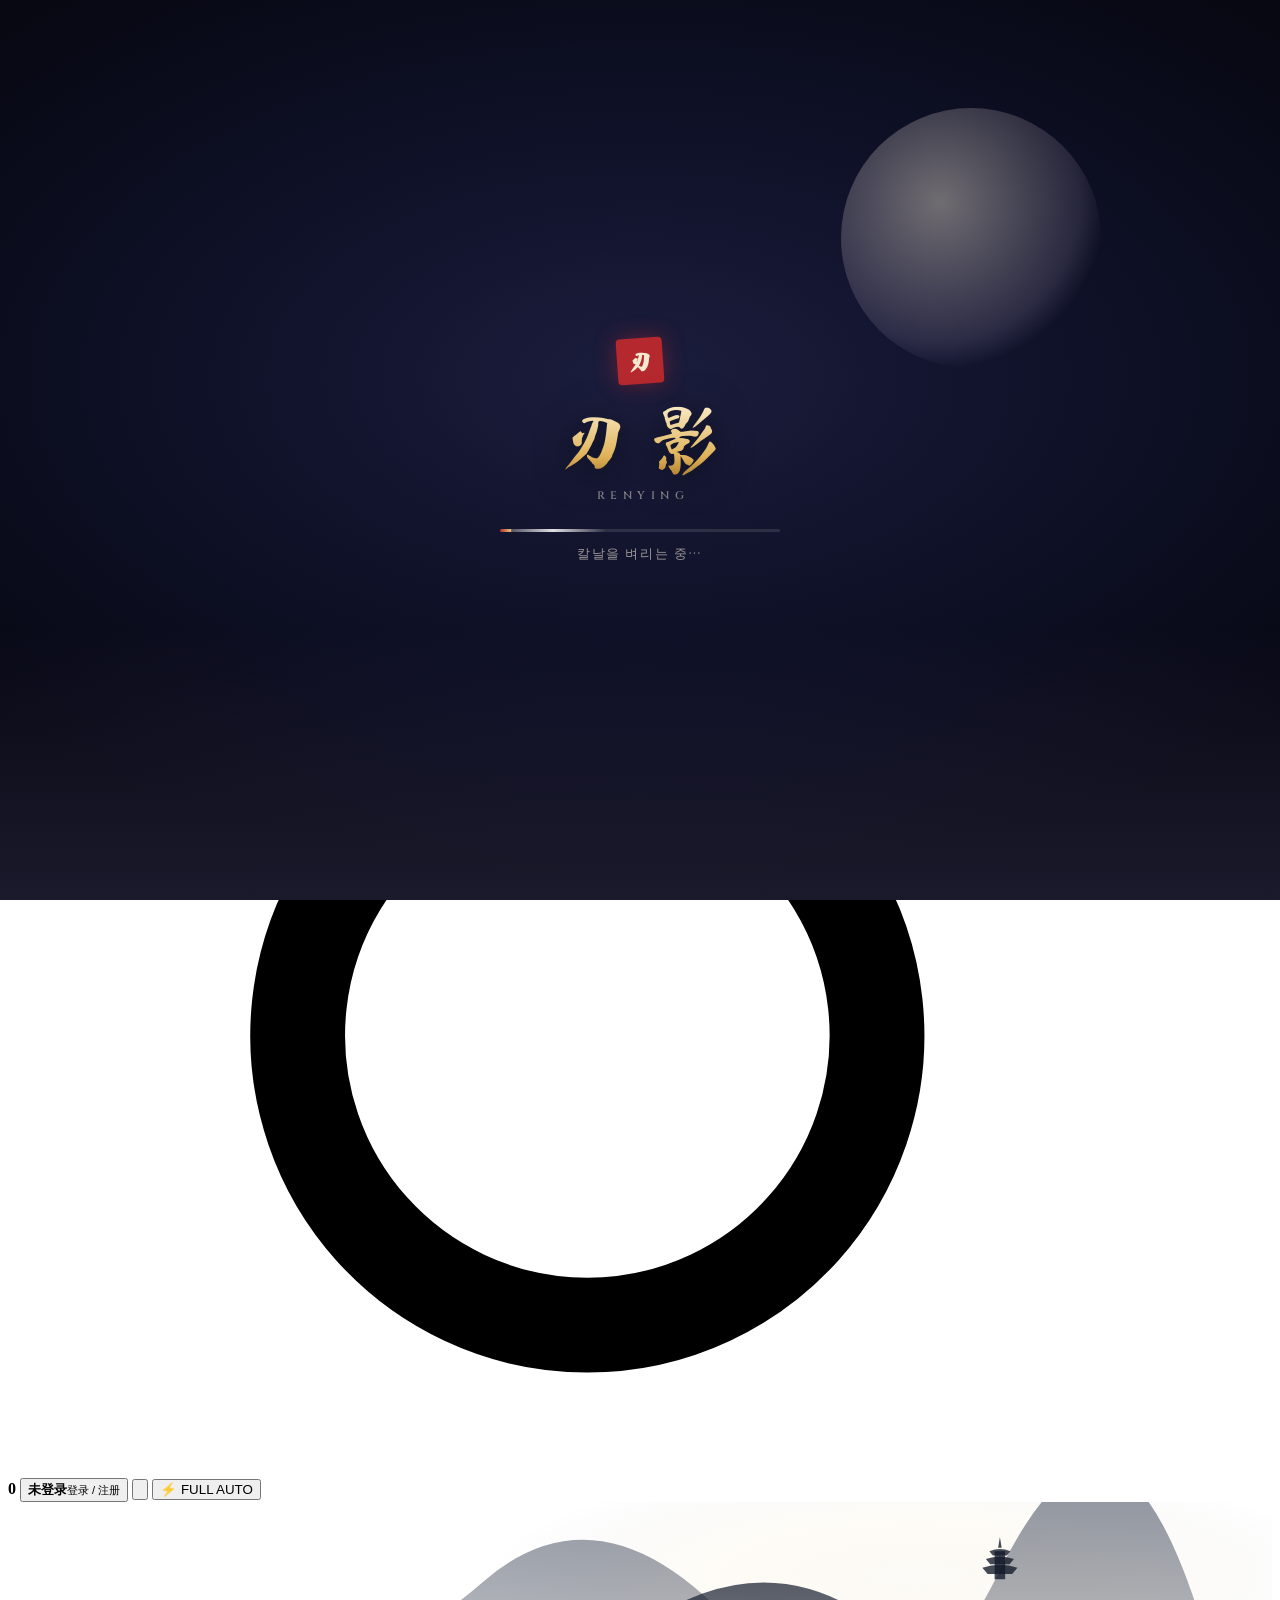
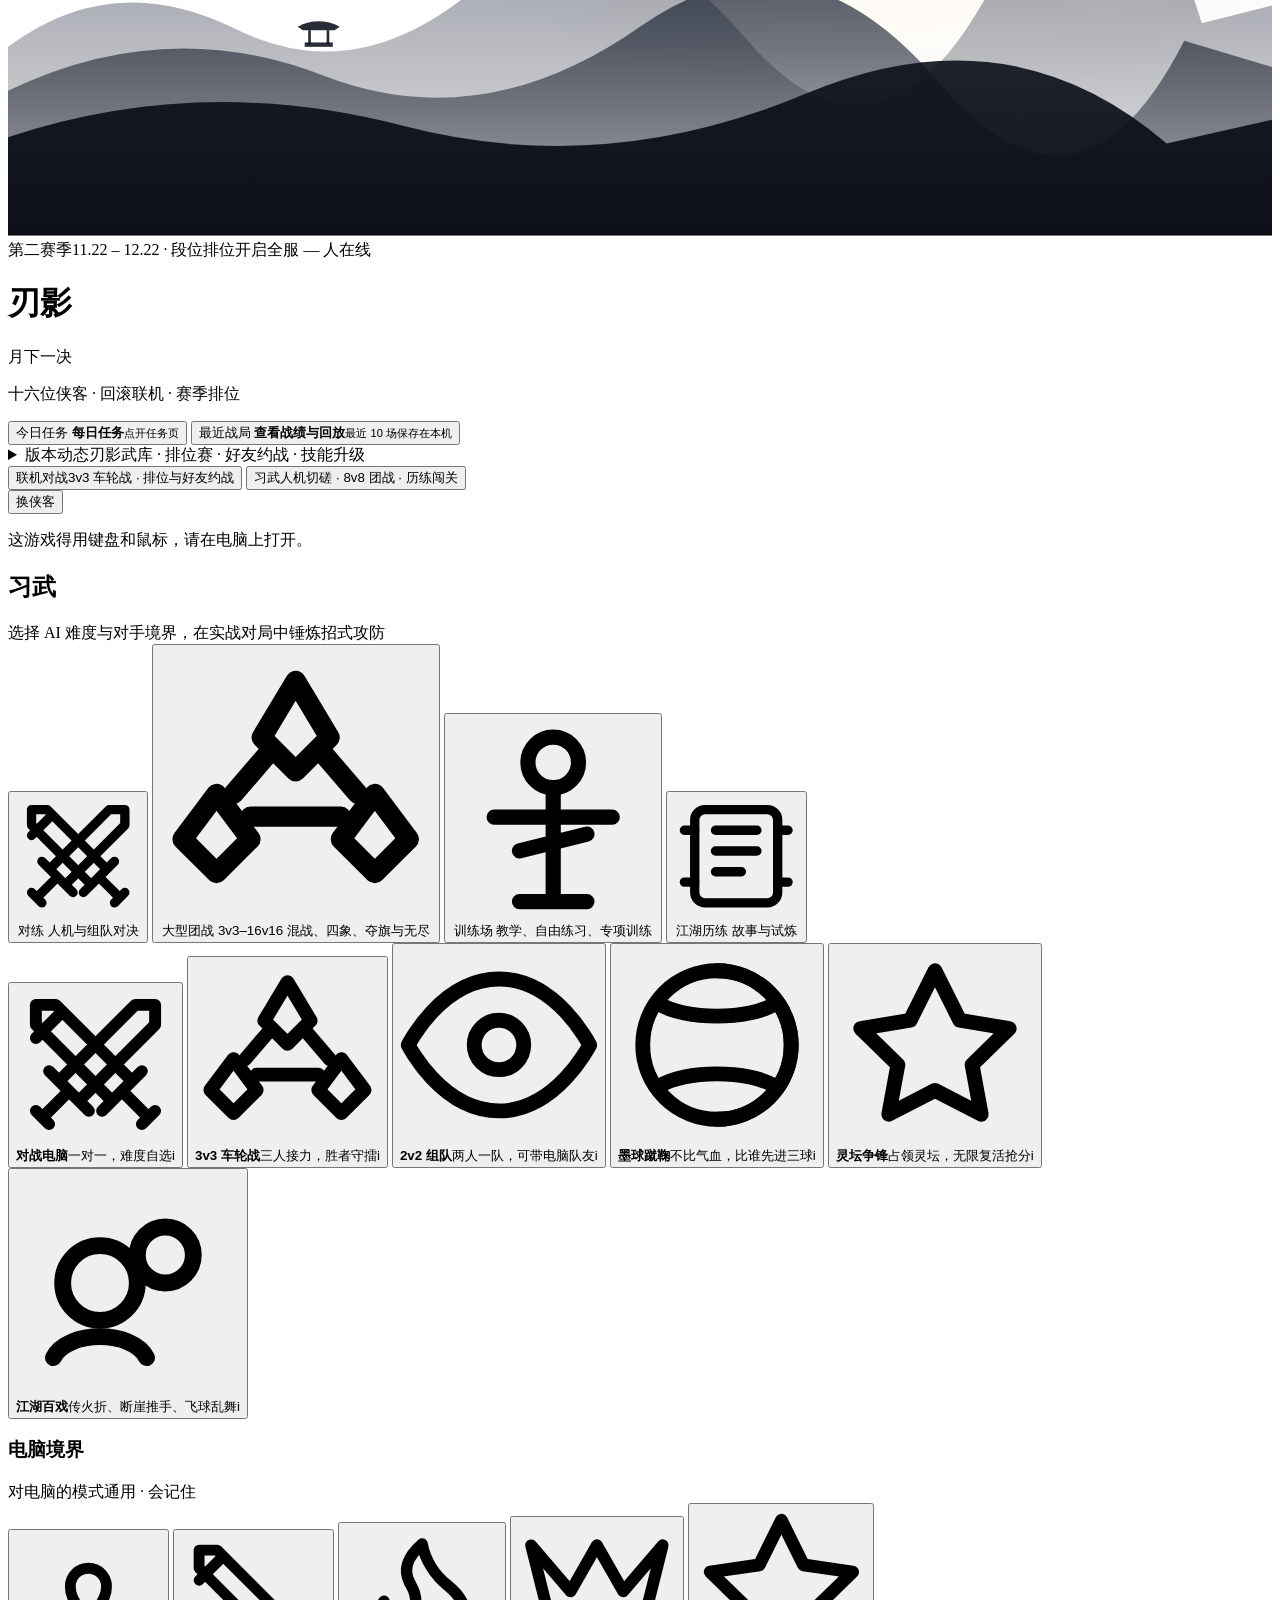
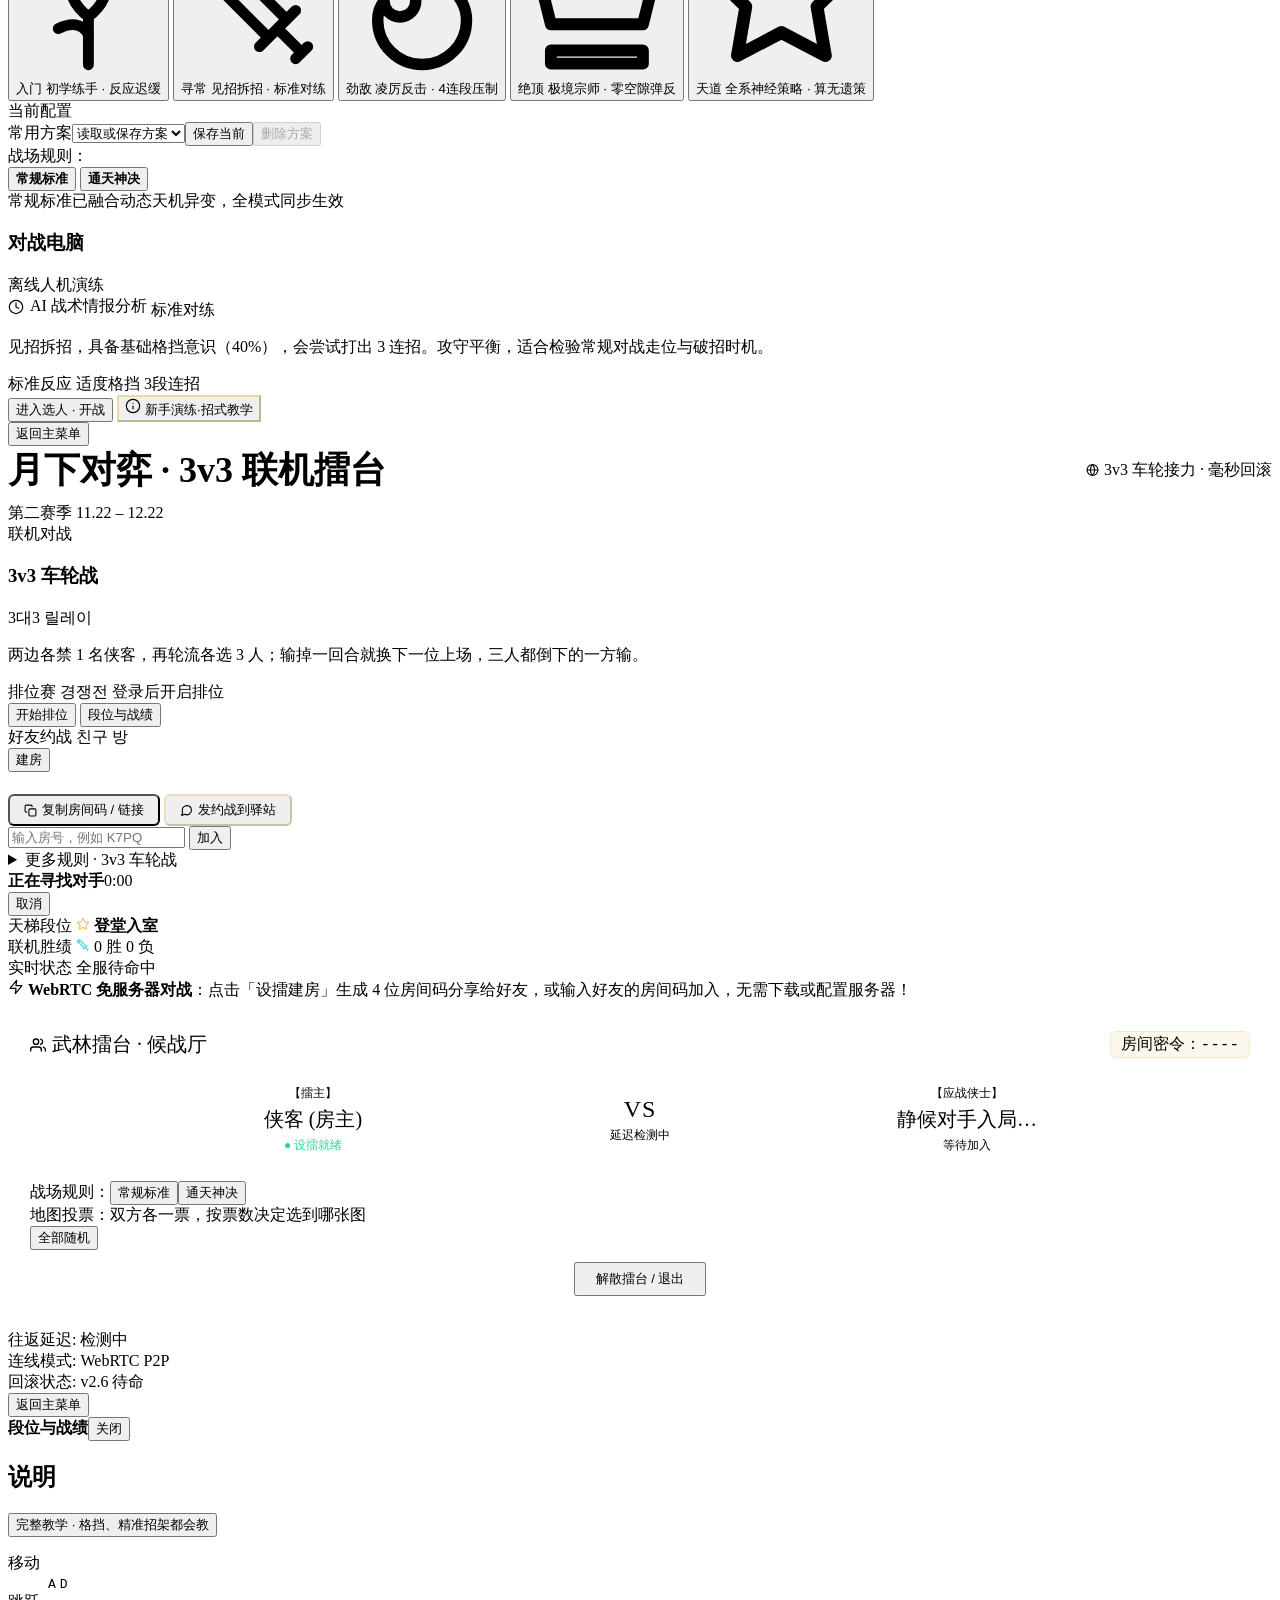
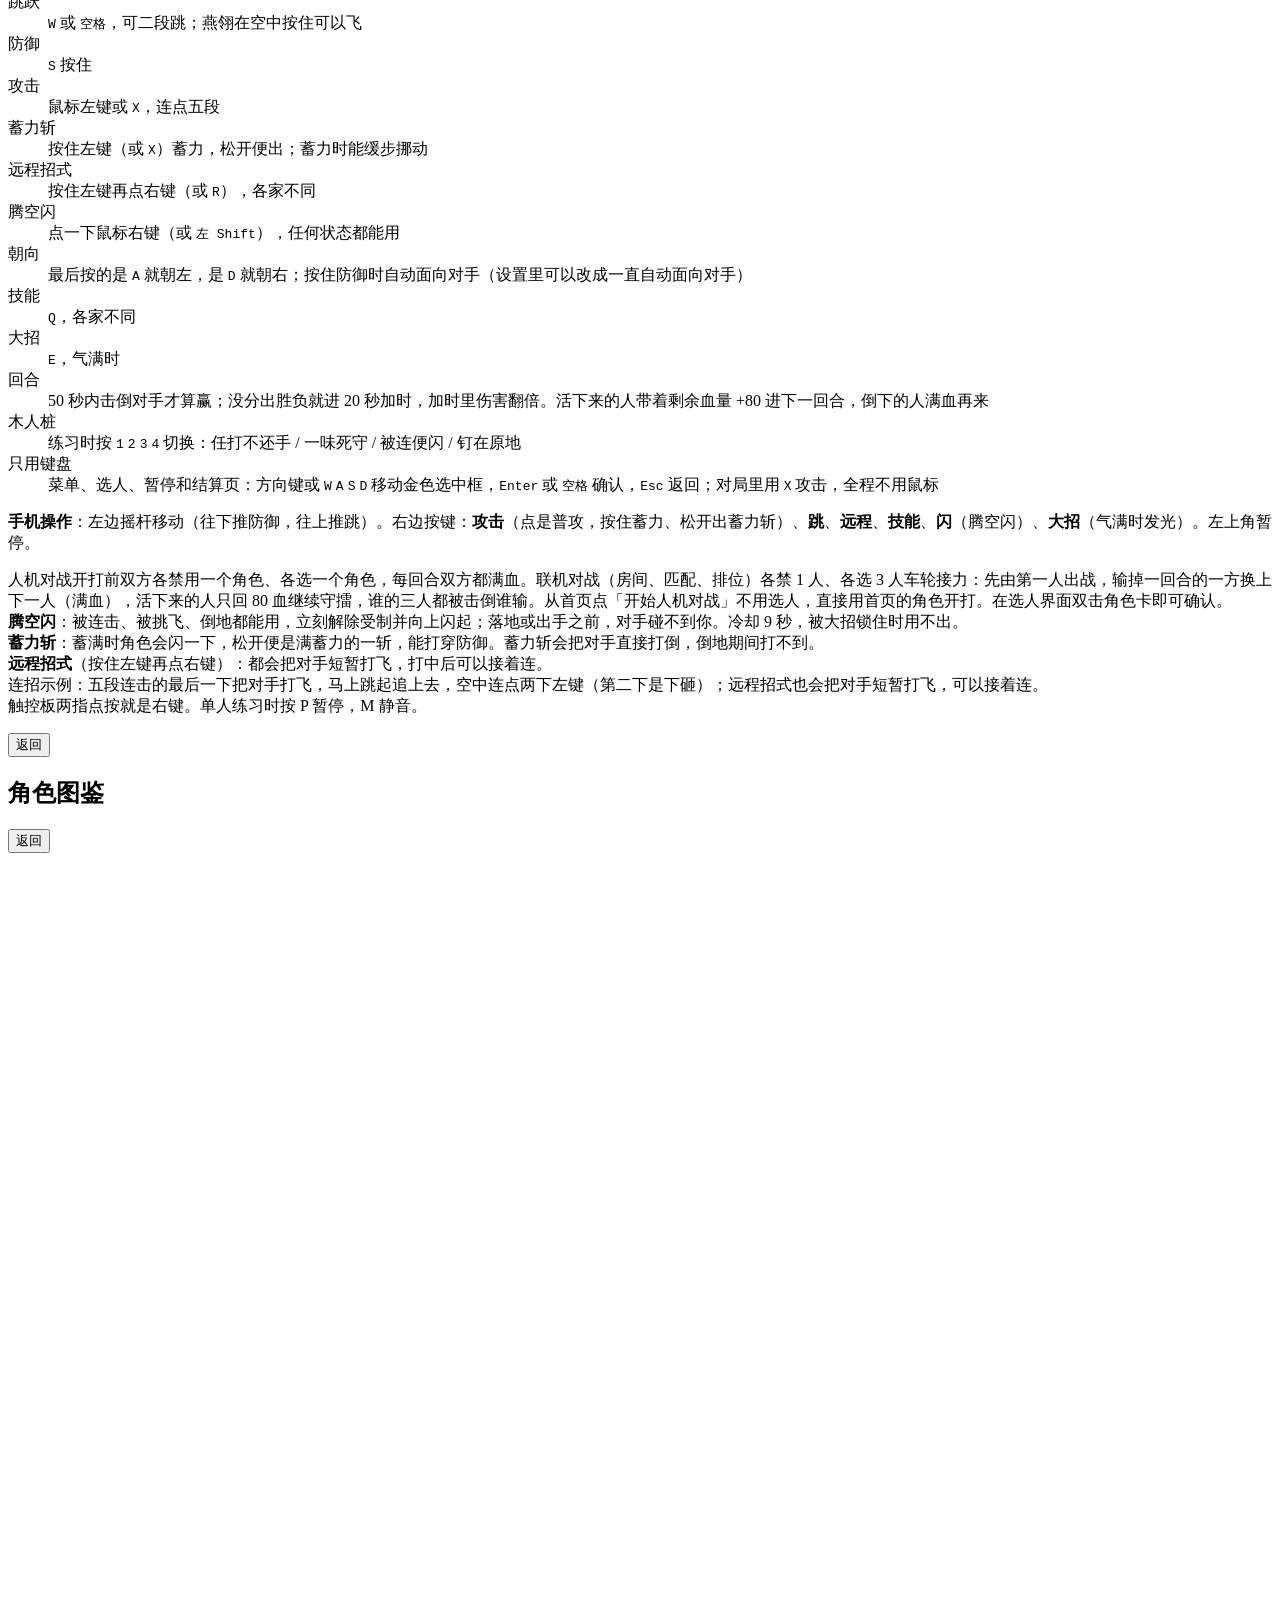
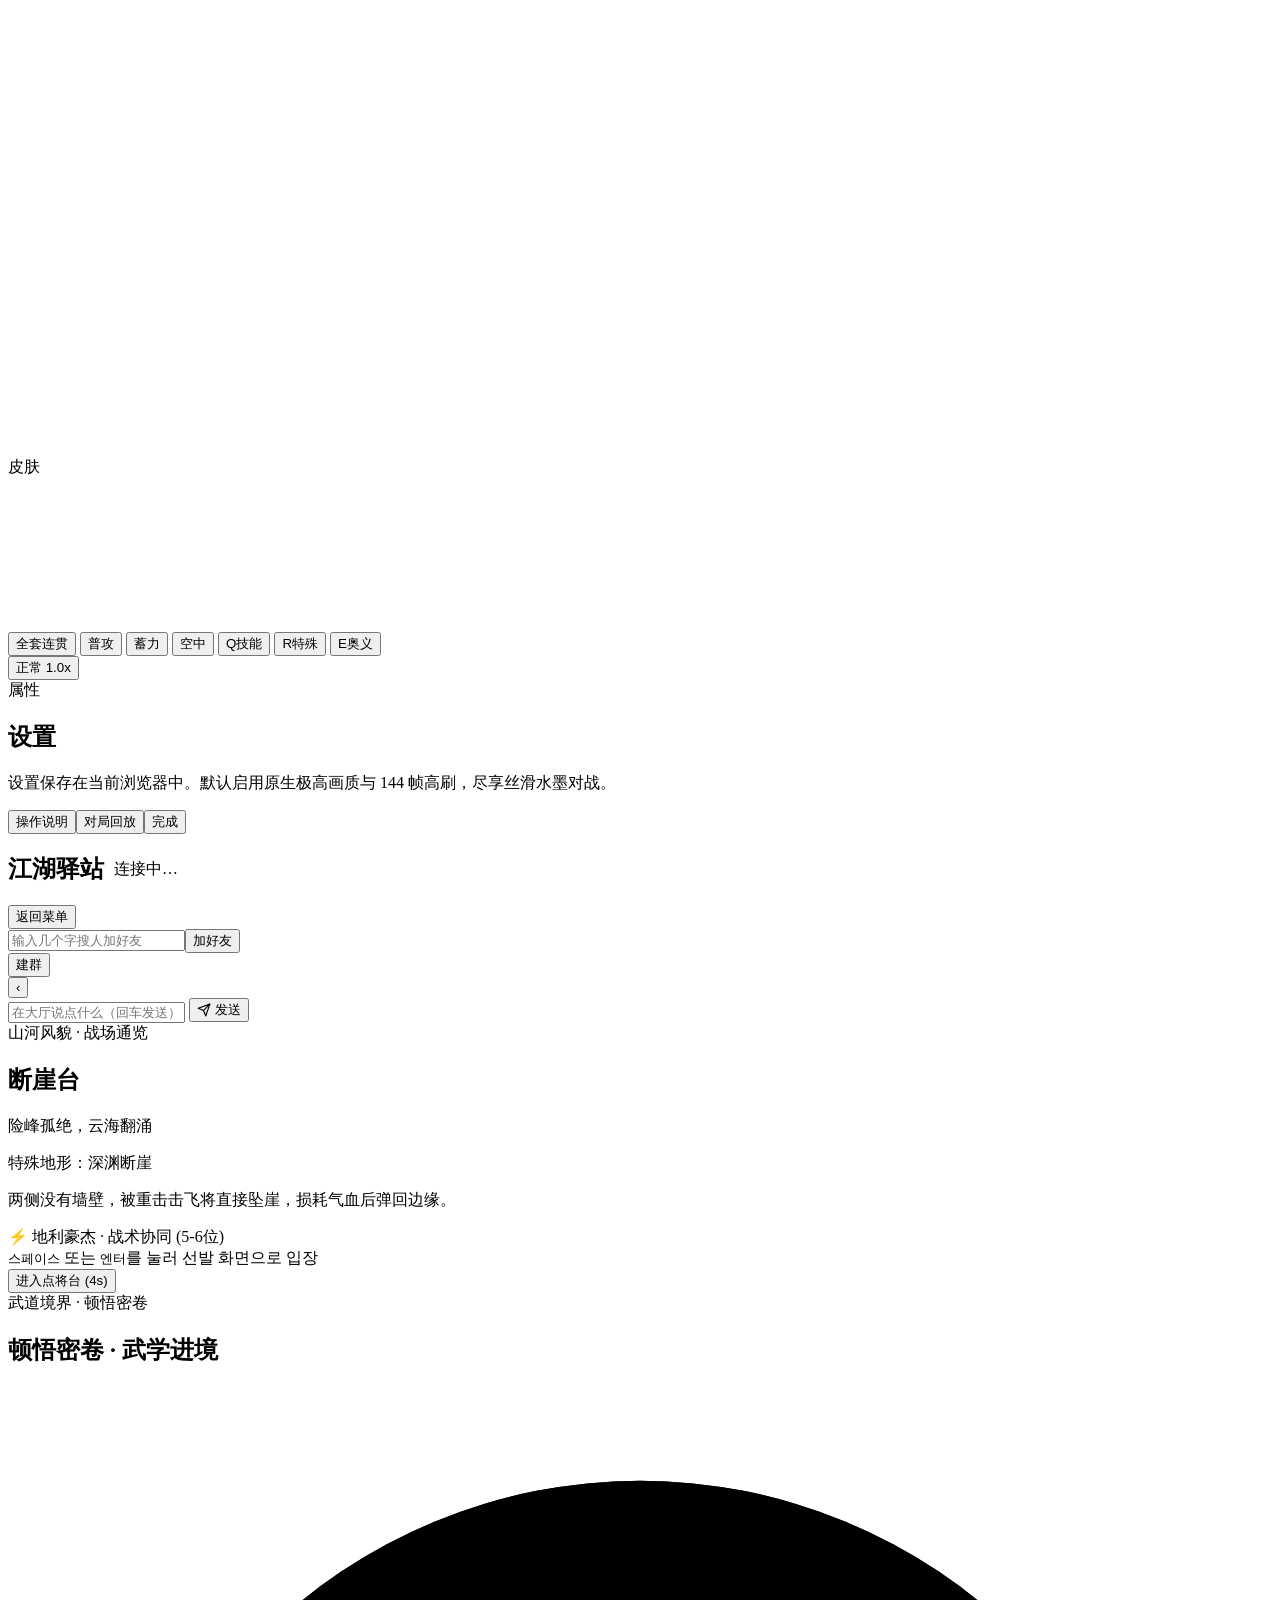
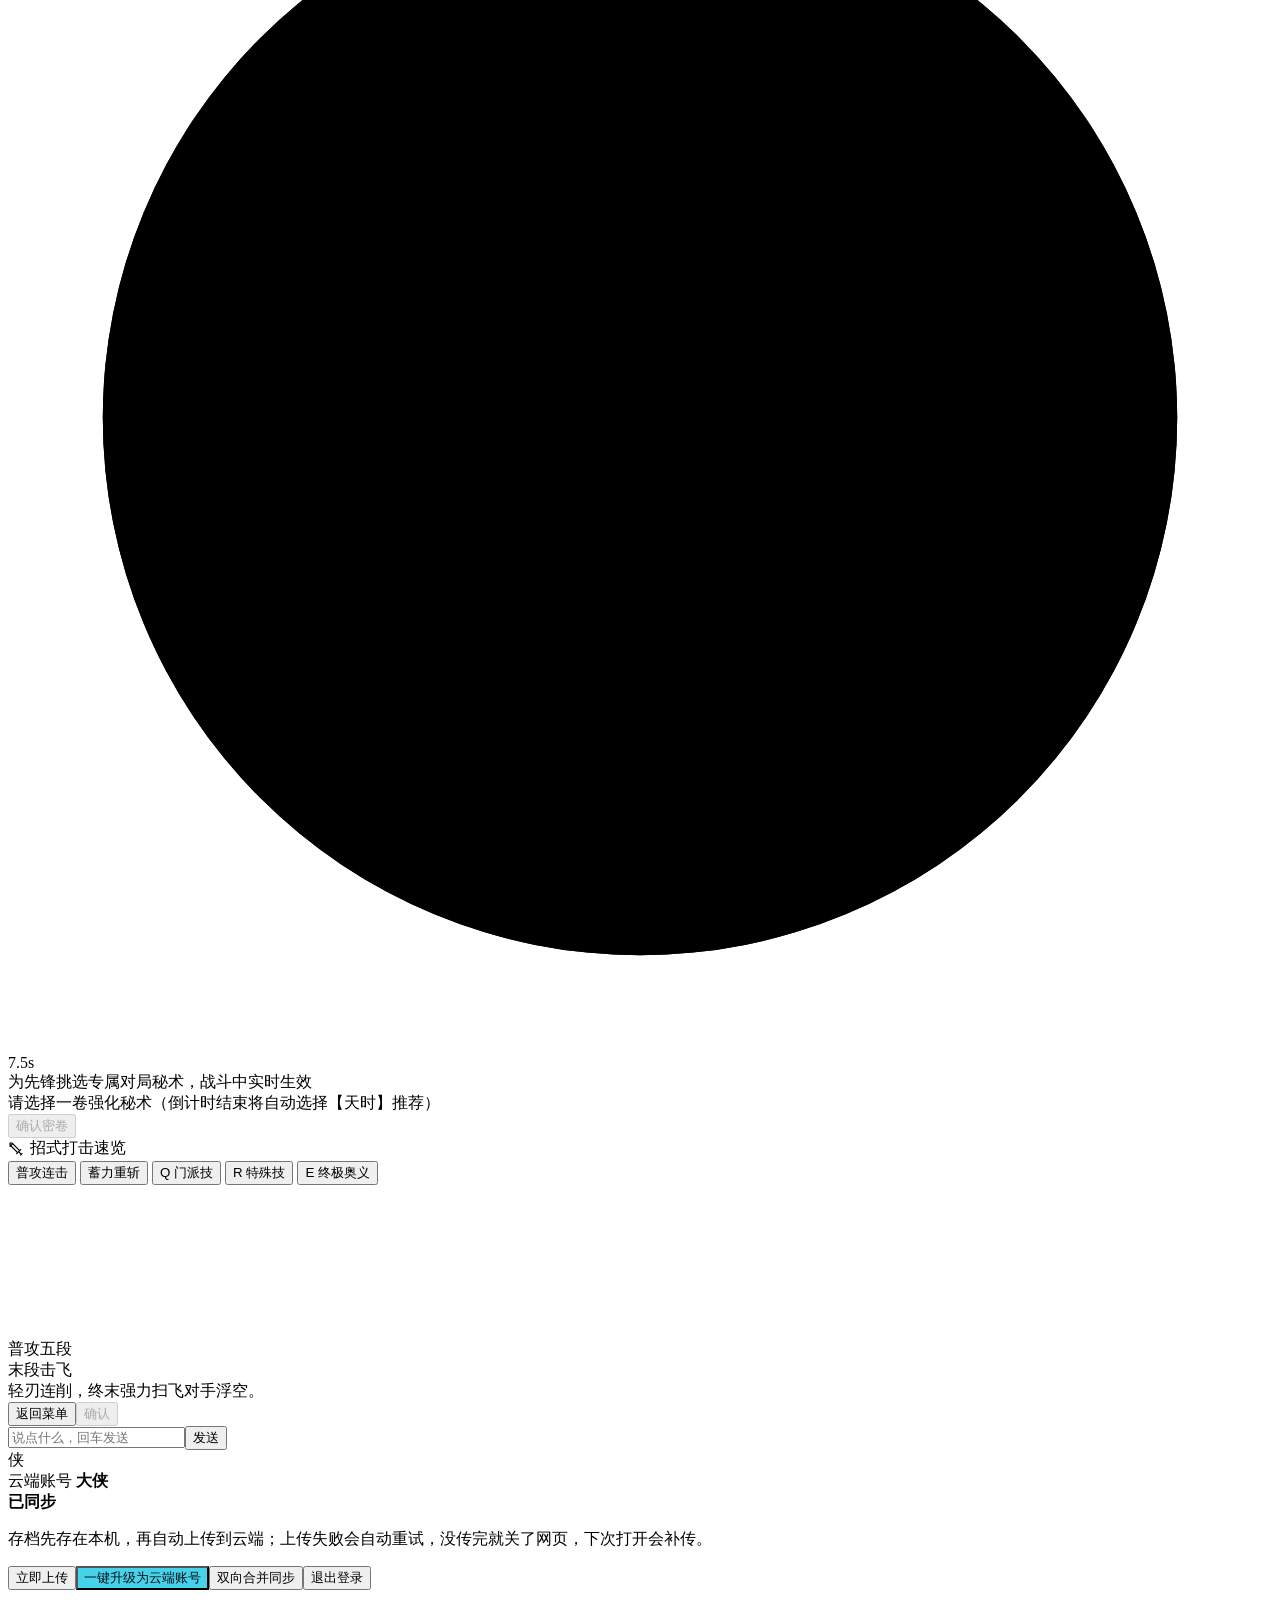
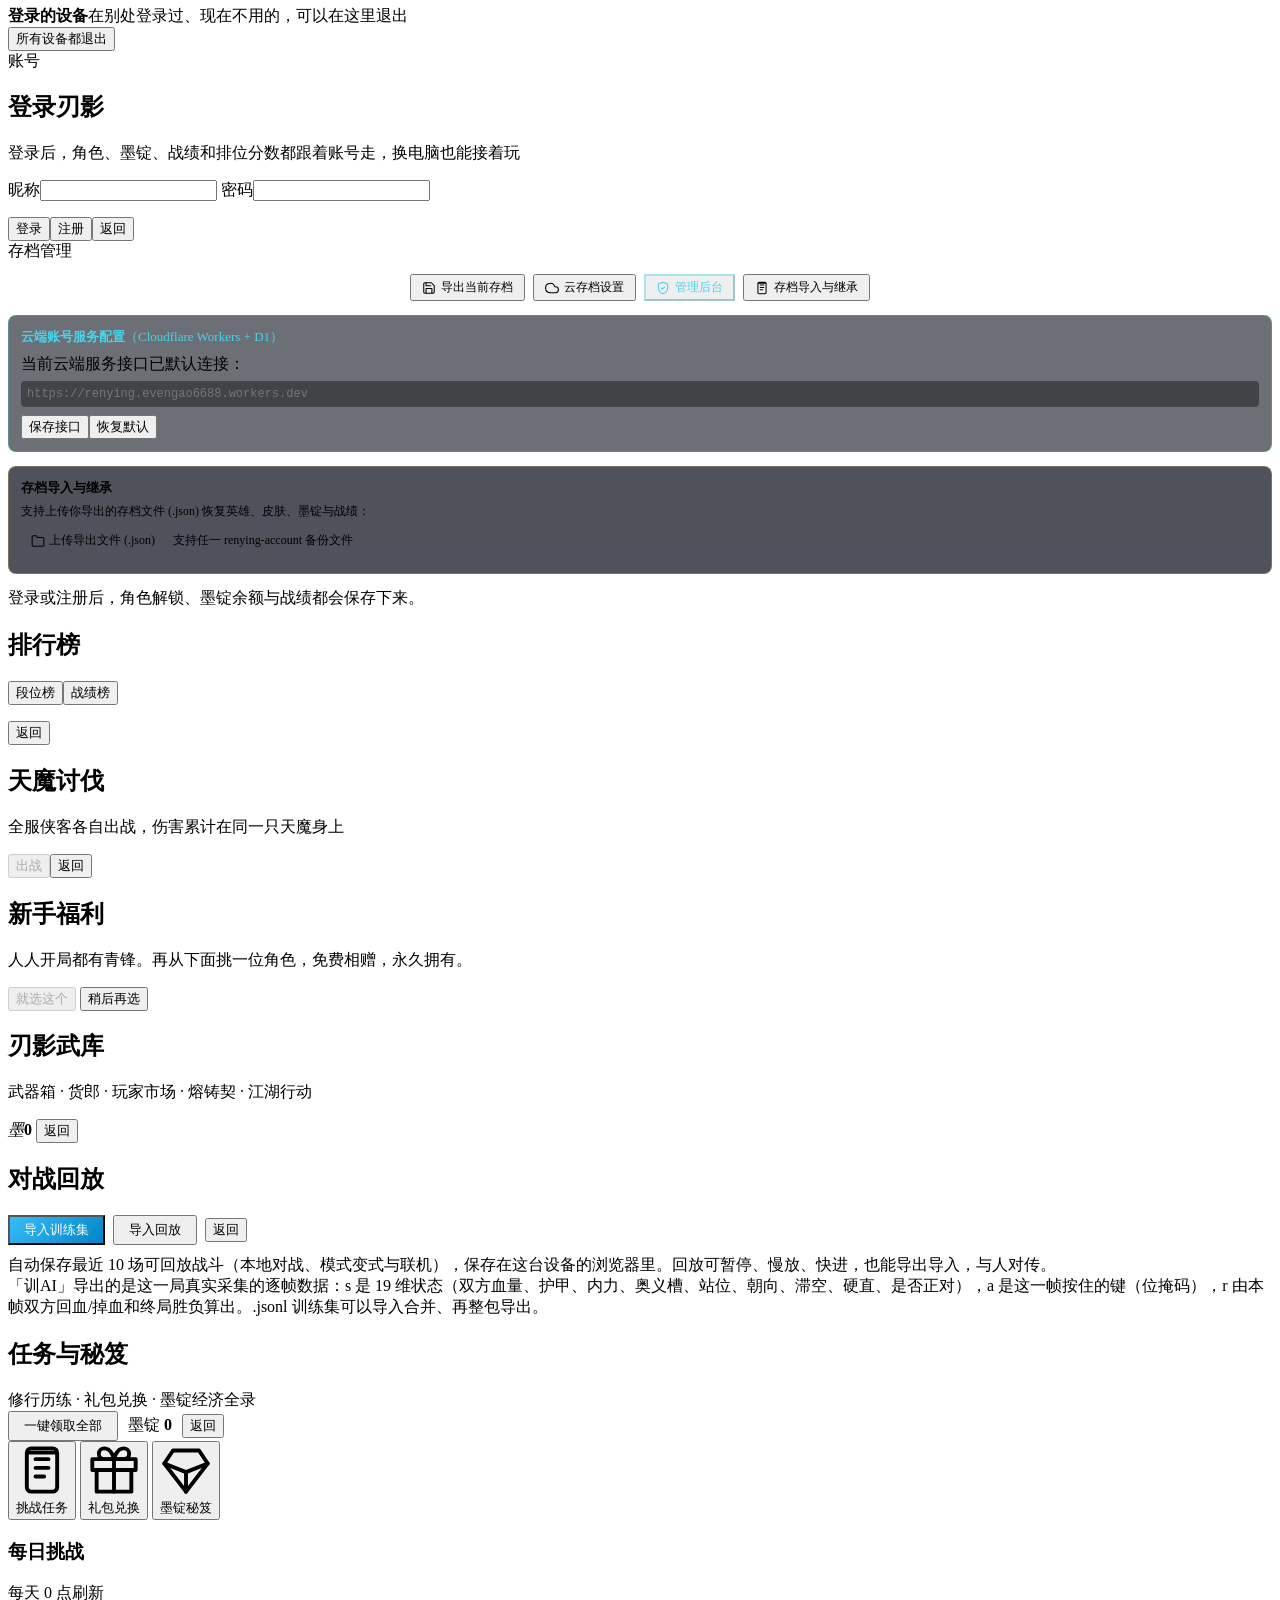
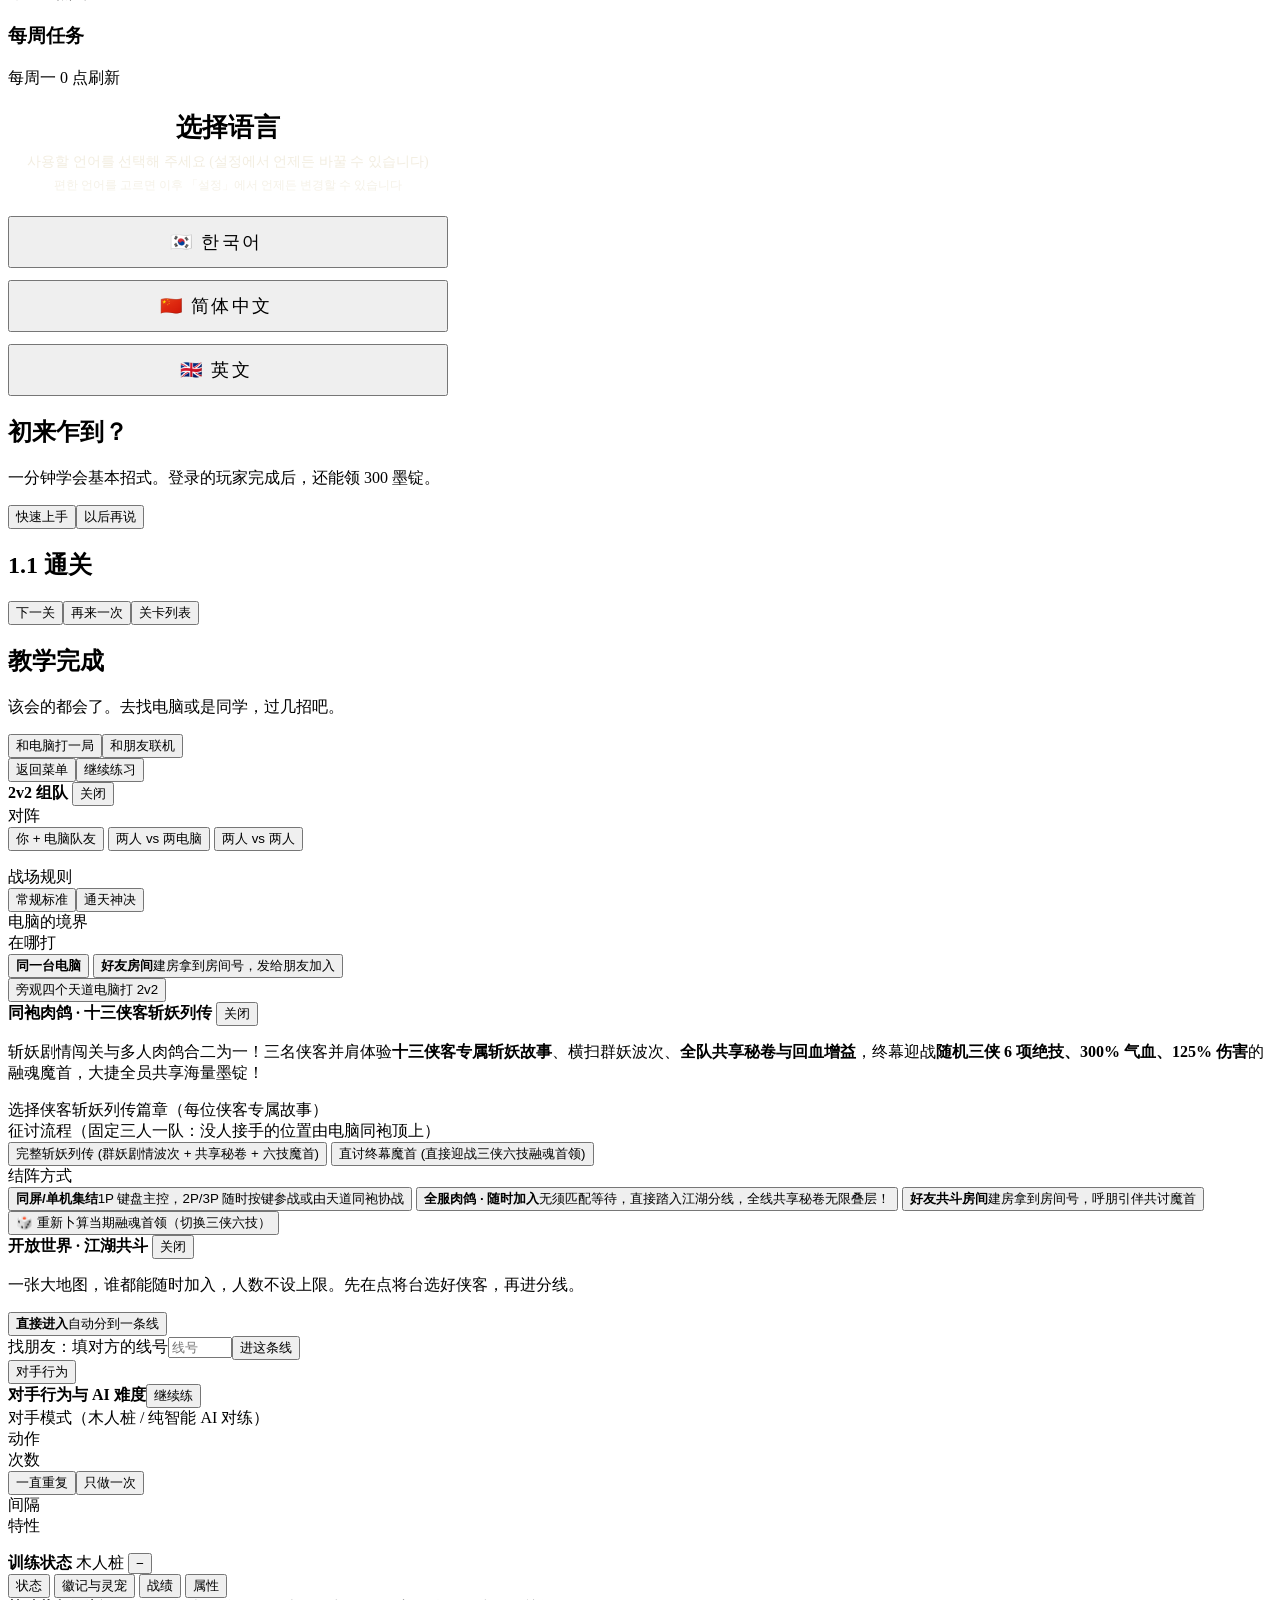
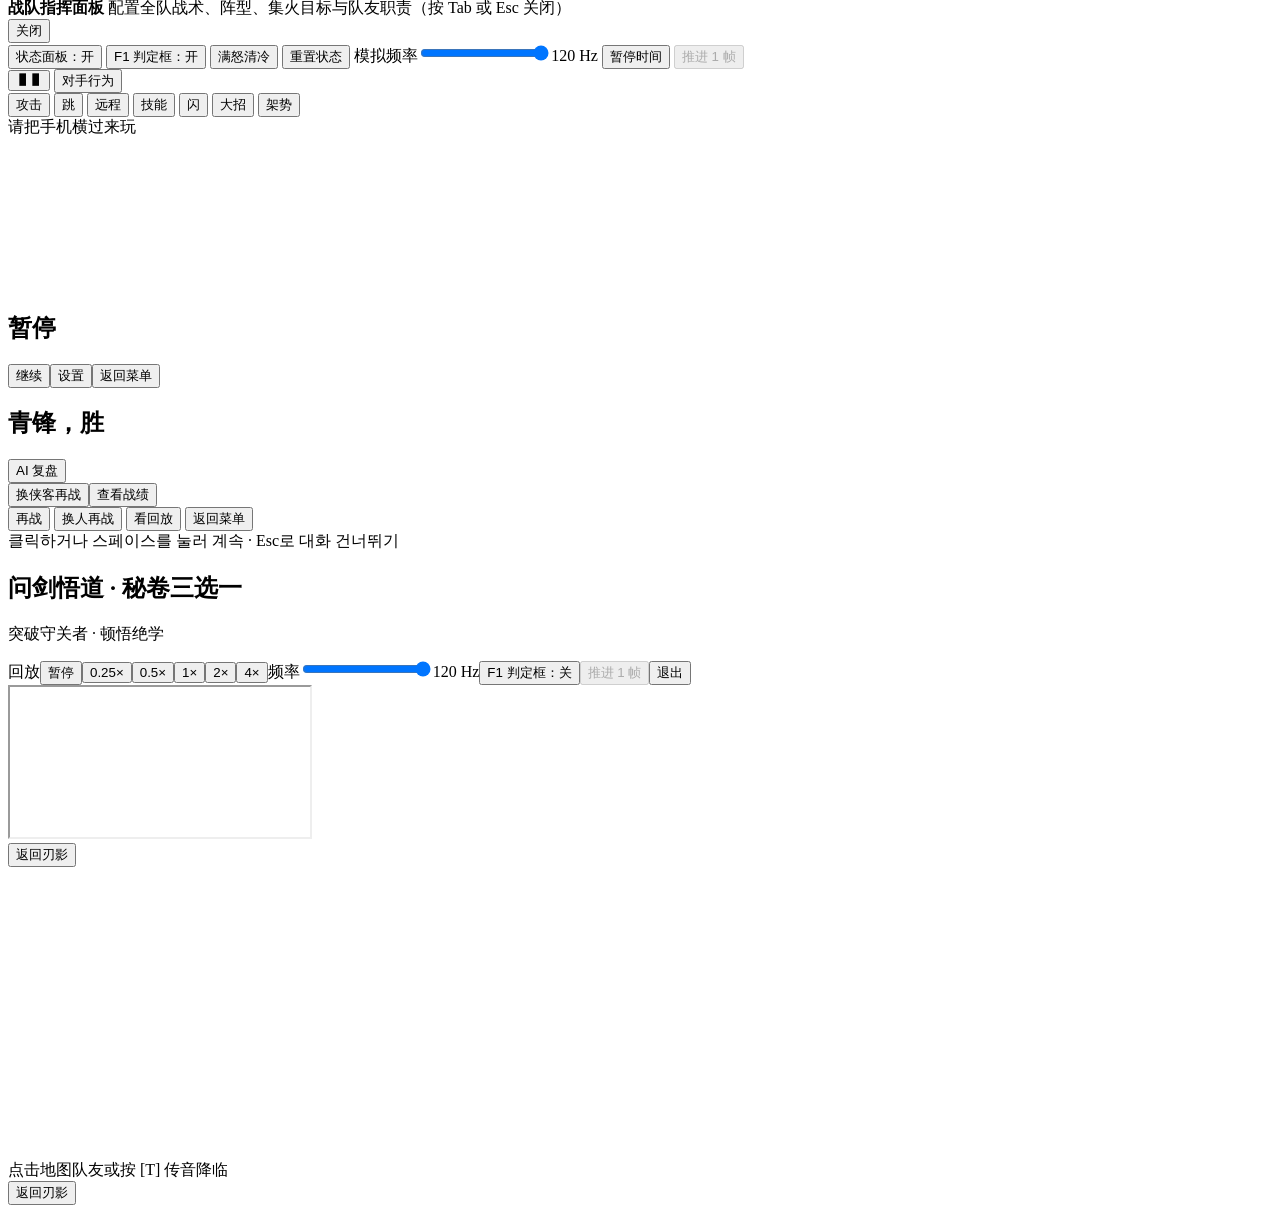
<file: src/page.html>
<!DOCTYPE html>
<html lang="zh-CN">
<head>
<meta charset="UTF-8">
<meta name="viewport" content="width=device-width, initial-scale=1, maximum-scale=1, user-scalable=no, viewport-fit=cover">
<meta name="author" content="Even, Luffy, Opus 5.5, Gemini 4 Argon">
<link rel="icon" type="image/svg+xml" href="assets/favicon.svg">
<title>刃影</title>
<!-- 刃影主页面的骨架：tools/build.py 把下面几个 @ 占位标记换成样式和脚本，生成根目录的 index.html（每个标记只能有一个）。
     @style 全部样式（src/style.css + src/styles/）；@music 背景音乐（只有离线版内嵌）；@scripts 游戏和各模块的脚本；@qfx 青锋行。
     每个界面是 #wrap 里一个 class="scr" 的 div（菜单 #menu、单人 #single、联机 #netp、点将台 #bp、账号 #acc、
     武库 #armory、任务 #tasks、结算 #end ……），showScreen(id)（src/game/21-buttons-01-screen-controls.js）按一张固定的名单
     切换 on，新加的界面要记得加进那张名单。
     找 bug 提示：某个界面打不开，先看这里有没有那个 id；按钮没反应去 src/game/21-buttons-*.js 找它的 id。 -->
<script>try { var _l = localStorage.getItem('renying-lang'); if (_l === 'en' || _l === 'ko' || !_l) document.documentElement.classList.add('boot-en'); } catch (e) {}</script>   <!-- 以前选过英文：首页一开始就给顶栏留位置（style.css 的 html.boot-en） -->
<link rel="preconnect" href="https://fonts.googleapis.com">
<link rel="preconnect" href="https://fonts.gstatic.com" crossorigin>
<link href="https://fonts.googleapis.com/css2?family=Cinzel:wght@600..700&family=Ma+Shan+Zheng&family=Noto+Serif+SC:wght@400..700&family=Noto+Sans+KR:wght@400..700&family=Black+Han+Sans&family=Oswald:wght@500;700&display=swap" rel="stylesheet" media="print" onload="this.media='all'">   <!-- 后台加载：连不上 Google 也不会卡住页面 -->
<style id="bootCss">
/* 启动画面和通用加载幕（#boot 在 body 最前面，网页一到就画；加载幕 .ry-veil 由 src/game/05-ui/21-buttons-04-loading.js 按需放进某个容器）。
   只用 transform / opacity 做动画：主线程忙着解析脚本时，这些动画仍然由合成线程继续播，不会停住。 */
#boot, .ry-veil { background: radial-gradient(ellipse 70% 55% at 50% 42%, #1b1d3d 0%, #0e1026 55%, #070812 100%); color: #efe8d8; display: grid; place-items: center; overflow: hidden; }
#boot { position: fixed; inset: 0; z-index: 100000; transition: opacity .45s ease, visibility 0s linear .45s; }
#boot.out { opacity: 0; visibility: hidden; pointer-events: none; }
.ry-veil { position: absolute; inset: 0; z-index: 3; transition: opacity .3s ease, visibility 0s linear .3s; }
.ry-veil.hidden { opacity: 0; visibility: hidden; pointer-events: none; }
.ry-moon { position: absolute; width: min(34vmin, 260px); aspect-ratio: 1; border-radius: 50%; right: 14%; top: 12%; background: radial-gradient(circle at 38% 36%, rgba(255,244,222,.5), rgba(220,205,235,.16) 60%, rgba(220,205,235,0) 72%); opacity: .8; }
.ry-mist { position: absolute; left: -10%; right: -10%; bottom: -8%; height: 38%; background: linear-gradient(0deg, rgba(120,110,170,.22), rgba(120,110,170,0)); }
.ry-core { position: relative; display: grid; justify-items: center; gap: 10px; padding: 0 24px; text-align: center; }
.ry-seal { width: 46px; height: 46px; display: grid; place-items: center; background: #b5282d; color: #f6e9d0; font: 700 26px/1 "Ma Shan Zheng", "Noto Serif SC", serif; border-radius: 4px; transform: rotate(-4deg); box-shadow: 0 0 22px rgba(181,40,45,.45); }
.ry-title { margin: 6px 0 0; font: 400 clamp(44px, 9vmin, 76px)/1.05 "Ma Shan Zheng", "Noto Serif SC", "Songti SC", serif; letter-spacing: .18em; padding-left: .18em; background: linear-gradient(180deg, #fbefcf, #e0b35a 70%, #a9782a); -webkit-background-clip: text; background-clip: text; color: transparent; filter: drop-shadow(0 4px 18px rgba(0,0,0,.55)); }
.ry-sub { font: 600 11px/1 Cinzel, serif; letter-spacing: .5em; padding-left: .5em; color: rgba(239,232,216,.5); }
.ry-bar { position: relative; width: min(280px, 64vw); height: 3px; margin-top: 18px; border-radius: 2px; background: rgba(239,232,216,.12); overflow: hidden; }
.ry-fill { position: absolute; inset: 0; transform-origin: left center; transform: scaleX(.04); background: linear-gradient(90deg, #b5282d, #e0b35a); transition: transform .35s cubic-bezier(.2,.7,.2,1); }
.ry-bar::after { content: ""; position: absolute; top: 0; bottom: 0; left: 0; width: 38%; background: linear-gradient(90deg, rgba(255,255,255,0), rgba(255,255,255,.85), rgba(255,255,255,0)); animation: ryGlint 1.5s ease-in-out infinite; }
@keyframes ryGlint { from { transform: translateX(-120%); } to { transform: translateX(300%); } }
.ry-msg { margin: 2px 0 0; min-height: 1.4em; font: 400 13px/1.4 "Noto Serif SC", serif; letter-spacing: .12em; color: rgba(239,232,216,.62); }
.ry-hint { margin: 0; font-size: 12px; color: #e0b35a; max-width: 320px; }
.ry-hint[hidden] { display: none; }
.ry-fly { position: absolute; width: 4px; height: 4px; border-radius: 50%; background: #f3d98a; box-shadow: 0 0 10px 3px rgba(243,217,138,.55); opacity: 0; animation: ryFly 6s ease-in-out infinite; }
.ry-fly:nth-of-type(1) { left: 18%; top: 62%; animation-delay: -1s; } .ry-fly:nth-of-type(2) { left: 32%; top: 74%; animation-delay: -3s; }
.ry-fly:nth-of-type(3) { left: 66%; top: 68%; animation-delay: -2s; } .ry-fly:nth-of-type(4) { left: 80%; top: 78%; animation-delay: -4.5s; } .ry-fly:nth-of-type(5) { left: 48%; top: 82%; animation-delay: -0.5s; }
@keyframes ryFly { 0%, 100% { opacity: 0; transform: translate(0, 0); } 30%, 70% { opacity: .9; } 50% { transform: translate(14px, -46px); } }
#boot .en, .ry-veil .en { display: none; }
html.boot-en #boot .zh { display: none; } html.boot-en #boot .en { display: inline; }
@media (prefers-reduced-motion: reduce) { .ry-bar::after, .ry-fly { animation: none; } .ry-fill, #boot, .ry-veil { transition: none; } }
</style>
<!--@style-->
</head>
<body>
<div id="boot" role="status" aria-live="polite">
  <i class="ry-moon"></i><i class="ry-mist"></i><i class="ry-fly"></i><i class="ry-fly"></i><i class="ry-fly"></i><i class="ry-fly"></i><i class="ry-fly"></i>
  <div class="ry-core">
    <div class="ry-seal">刃</div>
    <div class="ry-title">刃影</div>
    <div class="ry-sub">RENYING</div>
    <div class="ry-bar"><i class="ry-fill" id="bootFill"></i></div>
    <p class="ry-msg"><span class="zh">研墨磨刃中……</span><span class="en">칼날을 벼리는 중…</span></p>
    <p class="ry-hint" id="bootHint" hidden><span class="zh">载入太久？检查一下网络，再刷新页面。</span><span class="en">로딩이 오래 걸리나요? 네트워크를 확인한 뒤 페이지를 새로고침하세요.</span></p>
  </div>
</div>
<script>
/* 启动画面的小控制器：build.py 在每一段脚本之间插一句 RYBoot.p(进度)，游戏画出第一帧后 src/game/01-engine/25-keyboard-boot.js 调 RYBoot.done() 收起画面。
   不依赖任何游戏代码，所以脚本出错时画面也能提示用户刷新。 */
window.RYBoot = (function () {
  var el = document.getElementById('boot'), fill = document.getElementById('bootFill'), hint = document.getElementById('bootHint'), cur = 0, ended = false, t0 = Date.now();
  function showHint() { if (!ended && hint) hint.hidden = false; }
  var slow = setTimeout(showHint, 12000);
  window.addEventListener('error', function () { setTimeout(showHint, 1500); });
  return {
    p: function (v) { if (ended || v <= cur) return; cur = v; if (fill) fill.style.transform = 'scaleX(' + v + ')'; },
    done: function () {
      if (ended) return; ended = true; clearTimeout(slow);
      if (fill) fill.style.transform = 'scaleX(1)';
      setTimeout(function () { if (!el) return; el.classList.add('out'); setTimeout(function () { if (el.parentNode) el.parentNode.removeChild(el); el = null; }, 700); }, Math.max(120, 450 - (Date.now() - t0)));
    }
  };
})();
</script>
<svg style="display:none" aria-hidden="true">
  <defs>
    <g id="ic-swords"><path d="M14.5 17.5L3 6V3h3l11.5 11.5M13 19l6-6M16 16l4 4M19 21l2-2M7 4l-4 4"/><path d="M9.5 17.5L21 6V3h-3L6.5 14.5M11 19l-6-6M8 16l-4 4M5 21l-2-2"/></g>
    <g id="ic-pine"><path d="M12 2L5 11h4l-3 7h12l-3-7h4z"/><path d="M12 18v4M9 22h6"/></g>
    <g id="ic-gourd"><path d="M10 3h4M12 3v2a3.5 3.5 0 0 1 2.2 6.2A5.5 5.5 0 1 1 7.8 11.2 3.5 3.5 0 0 1 12 5V3z"/><path d="M9 11h6"/></g>
    <g id="ic-scroll"><path d="M6 3h12a2 2 0 0 1 2 2v14a2 2 0 0 1-2 2H6a2 2 0 0 1-2-2V5a2 2 0 0 1 2-2z"/><path d="M8 7h8M8 11h8M8 15h5"/><path d="M4 7H2M4 17H2M20 7h2M20 17h2"/></g>
    <g id="ic-target"><circle cx="12" cy="12" r="9"/><circle cx="12" cy="12" r="5"/><circle cx="12" cy="12" r="1.5"/><path d="M12 2v2M12 20v2M2 12h2M20 12h2"/></g>
    <g id="ic-book"><path d="M4 19.5A2.5 2.5 0 0 1 6.5 17H20M4 19.5A2.5 2.5 0 0 0 6.5 22H20V2H6.5A2.5 2.5 0 0 0 4 4.5z"/><path d="M8 7h8M8 11h6"/></g>
    <g id="ic-dummy"><circle cx="12" cy="5.5" r="3"/><path d="M12 8.5v13.5M5 12h14M8 16l8-2M8 22h8"/></g>
    <g id="ic-pagoda"><path d="M12 2L5 6h14L12 2zM3 11l9-3 9 3H3zM4 16l8-2.5L20 16H4zM6 16v5h12v-5M3 21h18"/></g>
    <g id="ic-yinyang"><circle cx="12" cy="12" r="9"/><path d="M12 3a4.5 4.5 0 0 1 0 9 4.5 4.5 0 0 0 0 9"/><circle cx="12" cy="7.5" r="1"/><circle cx="12" cy="16.5" r="1"/></g>
    <g id="ic-squad"><path d="M12 3l3 5-3 3-3-3 3-5z"/><path d="M5 13l3 4-3 3-3-3 3-4zM19 13l3 4-3 3-3-3 3-4z"/><path d="M8 15h8M9.5 9.5L6.5 13M14.5 9.5l3 3.5"/></g>
    <g id="ic-katana"><path d="M20 4L7 17l-3 3 1-4L18 3l2 1z"/><path d="M5.5 14.5l4 4"/><path d="M14 6l4 4"/></g>
  </defs>
</svg>
<div id="wrap">
  <canvas id="c" tabindex="0"></canvas>

  <div class="accbar hidden" id="accBar"></div>
  <!-- 顶部导航（菜单类页面常驻）：左边标志，中间分区，右边墨锭、玩家名片和设置 -->
  <nav class="topnav hidden" id="topNav" aria-label="主导航">
    <button class="tn-logo" type="button" data-nav="menu" aria-label="回到首页"><span class="tn-mark">刃影</span><span class="tn-en">RENYING</span></button>
    <div class="tn-tabs">
      <button type="button" data-nav="menu">首页</button>
      <button type="button" data-nav="single">习武</button>
      <button type="button" data-nav="qfx" class="tn-qfx" title="打通青锋行三章，可领刃影奖励">青锋行</button>
      <button type="button" data-nav="bastion" class="tn-qfx" title="2D 俯视角多人守城与肉鸽远征">天枢守境</button>
      <button type="button" data-nav="netp" class="tn-play tn-online">对战</button>
      <button type="button" data-nav="stage" class="tn-offline">闯关</button>
      <button type="button" data-nav="codex">英雄</button>
      <button type="button" data-nav="replays">战绩</button>
      <button type="button" data-nav="train" class="tn-offline">木人桩</button>
      <button type="button" data-nav="tutorial" class="tn-offline">新手教学</button>
      <button type="button" data-nav="armory" class="tn-arm">武库</button>
      <button type="button" data-nav="tasks" class="tn-online">任务</button>
      <button type="button" data-nav="community" class="tn-online">社区</button>
    </div>
    <div class="tn-right">
      <span class="tn-ink tn-online" id="tnInk" title="墨锭"><svg viewBox="0 0 24 24" fill="none" stroke="currentColor" stroke-width="1.8" stroke-linecap="round" stroke-linejoin="round"><use href="#ic-gourd"/></svg><b id="tnInkN">0</b></span>
      <button class="tn-player tn-online" id="tnPlayer" type="button" data-nav="acc" aria-label="账号与存档">
        <span class="tn-medal" id="tnMedal"></span>
        <span class="tn-who"><b id="tnName">未登录</b><small id="tnRank">登录 / 注册</small></span>
        <span class="tn-sync" id="tnSync" title="存档状态"></span>
      </button>
      <button class="tn-icon" type="button" data-nav="settings" title="设置" aria-label="设置"><svg viewBox="0 0 24 24" fill="none" stroke="currentColor" stroke-width="1.8" stroke-linecap="round" stroke-linejoin="round"><circle cx="12" cy="12" r="3"/><path d="M19.4 15a1.65 1.65 0 0 0 .33 1.82l.06.06a2 2 0 1 1-2.83 2.83l-.06-.06a1.65 1.65 0 0 0-1.82-.33 1.65 1.65 0 0 0-1 1.51V21a2 2 0 1 1-4 0v-.09A1.65 1.65 0 0 0 9 19.4a1.65 1.65 0 0 0-1.82.33l-.06.06a2 2 0 1 1-2.83-2.83l.06-.06A1.65 1.65 0 0 0 4.6 15a1.65 1.65 0 0 0-1.51-1H3a2 2 0 1 1 0-4h.09A1.65 1.65 0 0 0 4.6 9a1.65 1.65 0 0 0-.33-1.82l-.06-.06a2 2 0 1 1 2.83-2.83l.06.06A1.65 1.65 0 0 0 9 4.6a1.65 1.65 0 0 0 1-1.51V3a2 2 0 1 1 4 0v.09a1.65 1.65 0 0 0 1 1.51 1.65 1.65 0 0 0 1.82-.33l.06-.06a2 2 0 1 1 2.83 2.83l-.06.06A1.65 1.65 0 0 0 19.4 9a1.65 1.65 0 0 0 1.51 1H21a2 2 0 1 1 0 4h-.09a1.65 1.65 0 0 0-1.51 1z"/></svg></button>
      <button class="tn-fullauto" id="topFullAutoBtn" type="button" title="FULL AUTO：一键全自动优化全阵容徽记、皮肤、灵宠、架势、招式并清理重复饰品">⚡ FULL AUTO</button>
    </div>
  </nav>

  <div id="menu" class="scr on menuscr scr-seen" data-enter="run">
    <div class="home-scrim" aria-hidden="true"></div>
    <div class="home-landscape" aria-hidden="true">
      <svg class="home-mountains" viewBox="0 0 1440 380" preserveAspectRatio="none">
        <defs>
          <linearGradient id="mtnFar" x1="0" y1="0" x2="0" y2="1">
            <stop offset="0%" stop-color="rgba(36, 48, 72, 0.52)"/>
            <stop offset="100%" stop-color="rgba(10, 14, 24, 0.08)"/>
          </linearGradient>
          <linearGradient id="mtnMid" x1="0" y1="0" x2="0" y2="1">
            <stop offset="0%" stop-color="rgba(22, 30, 48, 0.72)"/>
            <stop offset="100%" stop-color="rgba(8, 12, 20, 0.22)"/>
          </linearGradient>
          <linearGradient id="mtnNear" x1="0" y1="0" x2="0" y2="1">
            <stop offset="0%" stop-color="rgba(12, 17, 28, 0.90)"/>
            <stop offset="100%" stop-color="rgba(6, 9, 15, 0.96)"/>
          </linearGradient>
          <radialGradient id="inkMoonHalo" cx="72%" cy="22%" r="34%">
            <stop offset="0%" stop-color="rgba(239, 230, 210, 0.16)"/>
            <stop offset="55%" stop-color="rgba(233, 196, 106, 0.05)"/>
            <stop offset="100%" stop-color="rgba(10, 14, 24, 0)"/>
          </radialGradient>
        </defs>
        <!-- 月晕水墨天幕 -->
        <rect x="0" y="0" width="1440" height="380" fill="url(#inkMoonHalo)"/>
        <!-- 远黛群峰 -->
        <path d="M0,380 L0,165 Q120,75 260,145 T540,92 T840,155 T1130,78 T1360,138 L1440,118 L1440,380 Z" fill="url(#mtnFar)"/>
        <!-- 孤峰古塔剪影 -->
        <g fill="rgba(18, 25, 40, 0.78)" transform="translate(1112, 40)">
          <path d="M18,0 L20,12 L16,12 Z"/>
          <path d="M6,16 Q18,11 30,16 L26,21 L10,21 Z"/>
          <path d="M2,25 Q18,19 34,25 L29,31 L7,31 Z"/>
          <path d="M-2,35 Q18,28 38,35 L32,42 L4,42 Z"/>
          <rect x="12" y="16" width="12" height="32"/>
        </g>
        <!-- 中景奇峰与断崖云海 -->
        <path d="M0,380 L0,215 Q180,128 360,198 T720,142 T1060,205 T1340,158 L1440,188 L1440,380 Z" fill="url(#mtnMid)"/>
        <!-- 悬崖飞亭剪影 -->
        <g fill="rgba(12, 17, 28, 0.88)" transform="translate(338, 128)">
          <path d="M-8,14 Q16,2 40,14 L34,18 L-2,18 Z"/>
          <rect x="4" y="18" width="3" height="16"/>
          <rect x="25" y="18" width="3" height="16"/>
          <rect x="0" y="32" width="32" height="5"/>
        </g>
        <!-- 近景苍山墨岭与崖松 -->
        <path d="M0,380 L0,268 Q220,195 450,255 T910,218 T1320,275 L1440,248 L1440,380 Z" fill="url(#mtnNear)"/>
      </svg>
      <div class="home-mist"></div>
      <div class="home-mist home-mist-2"></div>
    </div>
    <div class="home-kicker"><span class="season-tag" id="homeSeason">第二赛季</span><span id="homeSeasonTxt">11.22 – 12.22 · 段位排位开启</span><span class="home-online-pill" id="homeOnlinePill" title="全服在线侠士"><span class="home-online-dot"></span><span id="homeOnlineCount">全服 — 人在线</span></span><button class="home-evt-pill" id="homeEvt" type="button" hidden>活动：全皮肤限免 · <span id="homeEvtLeft"></span></button></div>
    <div class="mtitle"><h1><span>刃</span><span>影</span></h1><span class="seal">月下一决</span></div>
    <p class="home-tag">十六位侠客 · 回滚联机 · 赛季排位</p>
    <div class="home-side">
      <button class="home-card home-gboss tn-online" id="homeGboss" type="button" hidden>
        <span class="hc-kicker">天魔讨伐 · 全服共斗</span>
        <span class="hc-txt"><b id="homeGbossT"></b><small id="homeGbossS"></small></span>
        <span class="hc-hp"><i id="homeGbossBar"></i></span>
      </button>
      <button class="home-card home-tasks tn-online" id="homeTasks" type="button">
        <span class="hc-kicker">今日任务</span>
        <span class="hc-txt"><b id="homeTasksT">每日任务</b><small id="homeTasksS">点开任务页</small></span>
      </button>
      <button class="home-card home-replays" id="homeReplays" type="button">
        <span class="hc-kicker">最近战局</span>
        <span class="hc-txt"><b id="homeReplayTitle">查看战绩与回放</b><small id="homeReplaySub">最近 10 场保存在本机</small></span>
      </button>
      <details class="home-card home-news">
        <summary><span class="hc-kicker">版本动态</span><span class="hn-line">刃影武库 · 排位赛 · 好友约战 · 技能升级</span></summary>
        <ul>
          <li><b>刃影武库</b>武器箱、玩家市场、熔铸契</li>
          <li><b>联机对战</b>排位天梯与好友约战，毫秒回滚</li>
          <li><b>排位赛</b>D 到 S 五段，定级 3 场</li>
          <li><b>常规标准</b>融合动态天机异变，全模式统一技能</li>
        </ul>
      </details>
    </div>
    <!-- 首页两个入口：大的「联机对战」直接去联机，下面小一点的「习武」进对战电脑和其他模式；换侠客在正中侠客脚下 -->
    <div class="home-entries" id="homeEntries">
      <button class="mcard right" id="mMatch" data-go="netp" data-kb-default><span class="mk">联机对战</span><span class="ms">3v3 车轮战 · 排位与好友约战</span></button>
      <button class="mcard left" id="mPlay" data-go="single"><span class="mk">习武</span><span class="ms">人机切磋 · 8v8 团战 · 历练闯关</span></button>
    </div>

    <div class="home-hero" id="homeHero">   <!-- 跟着首页正中那位侠客的脚下走：上面是名字，下面是换侠客 -->
      <div class="hh-name" id="heroName"></div>
      <div class="hh-swapwrap" id="homeSub">   <!-- 点开一排头像，选谁首页正中就站谁，进点将台也先指着他 -->
        <button class="hh-swap" id="heroSwap" type="button" aria-haspopup="true">换侠客</button>
        <div class="hh-pick" id="heroPick" hidden></div>
      </div>
    </div>
    <p class="ver" id="verLine"></p>
    <p class="touch">这游戏得用键盘和鼠标，请在电脑上打开。</p>
  </div>

  <div id="single" class="scr">
    <div class="panel singlep">
      <div class="mode-title-wrap">
        <h2 id="singleT">习武</h2>
        <p class="sub" id="singleSub" style="margin:4px 0 0">选择 AI 难度与对手境界，在实战对局中锤炼招式攻防</p>
      </div>

      <!-- 习武大厅：对练、大型团战、训练场、江湖历练 -->
      <div class="xiwu-studio">
      <div class="single-nav-deck play-deck">
        <div class="xiwu-category-tabs" id="xiwuCatTabs" role="tablist">
          <button class="xiwu-cat-btn sel" data-cat="combat" type="button" role="tab" aria-selected="true">
            <span class="cat-icon"><svg viewBox="0 0 24 24" fill="none" stroke="currentColor" stroke-width="1.8" stroke-linecap="round" stroke-linejoin="round"><use href="#ic-swords"/></svg></span>
            <span class="cat-name">对练</span>
            <span class="cat-desc">人机与组队对决</span>
          </button>
          <button class="xiwu-cat-btn" data-cat="large" type="button" role="tab" aria-selected="false">
            <span class="cat-icon"><svg viewBox="0 0 24 24" fill="none" stroke="currentColor" stroke-width="1.8" stroke-linecap="round" stroke-linejoin="round"><use href="#ic-squad"/></svg></span>
            <span class="cat-name">大型团战</span>
            <span class="cat-desc">3v3–16v16 混战、四象、夺旗与无尽</span>
          </button>
          <button class="xiwu-cat-btn" data-cat="training" type="button" role="tab" aria-selected="false">
            <span class="cat-icon"><svg viewBox="0 0 24 24" fill="none" stroke="currentColor" stroke-width="1.8" stroke-linecap="round" stroke-linejoin="round"><use href="#ic-dummy"/></svg></span>
            <span class="cat-name">训练场</span>
            <span class="cat-desc">教学、自由练习、专项训练</span>
          </button>
          <button class="xiwu-cat-btn" data-cat="story" type="button" role="tab" aria-selected="false">
            <span class="cat-icon"><svg viewBox="0 0 24 24" fill="none" stroke="currentColor" stroke-width="1.8" stroke-linecap="round" stroke-linejoin="round"><use href="#ic-scroll"/></svg></span>
            <span class="cat-name">江湖历练</span>
            <span class="cat-desc">故事与试炼</span>
          </button>
        </div>

        <div class="single-tabs xiwu-mode-deck" id="singleTabs">
          <!-- 实战切磋分区模式 (6 张主卡) -->
          <div class="xiwu-cat-group" data-cat-group="combat">
            <div class="xiwu-cards-row">
              <button data-tab="cpu" class="sel" type="button"><span class="tab-ic"><svg viewBox="0 0 24 24" fill="none" stroke="currentColor" stroke-width="1.8" stroke-linecap="round" stroke-linejoin="round"><use href="#ic-swords"/></svg></span><b class="pt-n">对战电脑</b><span class="pt-d">一对一，难度自选</span><span class="mode-info-btn" role="button" tabindex="0" data-mode-info="cpu" title="玩法说明" aria-label="玩法说明">i</span></button>
              <button data-tab="tag3" type="button"><span class="tab-ic"><svg viewBox="0 0 24 24" fill="none" stroke="currentColor" stroke-width="1.8" stroke-linecap="round" stroke-linejoin="round"><use href="#ic-squad"/></svg></span><b class="pt-n">3v3 车轮战</b><span class="pt-d">三人接力，胜者守擂</span><span class="mode-info-btn" role="button" tabindex="0" data-mode-info="tag3" title="玩法说明" aria-label="玩法说明">i</span></button>
              <button data-tab="watch2v2" type="button"><span class="tab-ic"><svg viewBox="0 0 24 24" fill="none" stroke="currentColor" stroke-width="1.8" stroke-linecap="round" stroke-linejoin="round"><path d="M1 12s4-8 11-8 11 8 11 8-4 8-11 8-11-8-11-8z"/><circle cx="12" cy="12" r="3"/></svg></span><b class="pt-n">2v2 组队</b><span class="pt-d">两人一队，可带电脑队友</span><span class="mode-info-btn" role="button" tabindex="0" data-mode-info="watch2v2" title="玩法说明" aria-label="玩法说明">i</span></button>
              <button data-tab="cuju" type="button"><span class="tab-ic"><svg viewBox="0 0 24 24" fill="none" stroke="currentColor" stroke-width="1.8" stroke-linecap="round" stroke-linejoin="round"><circle cx="12" cy="12" r="9"/><path d="M12 3a9 9 0 0 1 0 18M5 7c3 2 11 2 14 0M5 17c3-2 11-2 14 0"/></svg></span><b class="pt-n">墨球蹴鞠</b><span class="pt-d">不比气血，比谁先进三球</span><span class="mode-info-btn" role="button" tabindex="0" data-mode-info="cuju" title="玩法说明" aria-label="玩法说明">i</span></button>
              <button data-tab="koth" type="button"><span class="tab-ic"><svg viewBox="0 0 24 24" fill="none" stroke="currentColor" stroke-width="1.8" stroke-linecap="round" stroke-linejoin="round"><path d="M12 3l3 6 6 1-4.5 4.4 1.1 6L12 17.5 6.4 20.4l1.1-6L3 10l6-1z"/></svg></span><b class="pt-n">灵坛争锋</b><span class="pt-d">占领灵坛，无限复活抢分</span><span class="mode-info-btn" role="button" tabindex="0" data-mode-info="koth" title="玩法说明" aria-label="玩法说明">i</span></button>
              <button data-tab="party" type="button"><span class="tab-ic"><svg viewBox="0 0 24 24" fill="none" stroke="currentColor" stroke-width="1.8" stroke-linecap="round" stroke-linejoin="round"><circle cx="9" cy="12" r="4"/><circle cx="16" cy="9" r="3"/><path d="M4 20c1.5-3 8.5-3 10 0"/></svg></span><b class="pt-n">江湖百戏</b><span class="pt-d">传火折、断崖推手、飞球乱舞</span><span class="mode-info-btn" role="button" tabindex="0" data-mode-info="party" title="玩法说明" aria-label="玩法说明">i</span></button>
            </div>
          </div>

          <!-- 大型团战与新玩法分区 -->
          <div class="xiwu-cat-group" data-cat-group="large" style="display:none">
            <div class="xiwu-cards-row">
              <button data-tab="melee" type="button" id="cardMelee"><span class="tab-ic"><svg viewBox="0 0 24 24" fill="none" stroke="currentColor" stroke-width="1.8" stroke-linecap="round" stroke-linejoin="round"><use href="#ic-squad"/></svg></span><b class="pt-n">群雄会战</b><span class="pt-d">3v3 至 16v16 同屏大混战</span><span class="mode-info-btn" role="button" tabindex="0" data-mode-info="melee" title="玩法说明" aria-label="玩法说明">i</span></button>
              <button data-tab="ctf" type="button" id="cardCtf"><span class="tab-ic"><svg viewBox="0 0 24 24" fill="none" stroke="currentColor" stroke-width="1.8" stroke-linecap="round" stroke-linejoin="round"><use href="#ic-swords"/></svg></span><b class="pt-n">夺旗争锋</b><span class="pt-d">2v2–8v8 护旗夺分战</span><span class="mode-info-btn" role="button" tabindex="0" data-mode-info="ctf" title="玩法说明" aria-label="玩法说明">i</span></button>
              <button data-tab="quad" type="button" id="cardQuad"><span class="tab-ic"><svg viewBox="0 0 24 24" fill="none" stroke="currentColor" stroke-width="1.8" stroke-linecap="round" stroke-linejoin="round"><use href="#ic-squad"/></svg></span><b class="pt-n">四象争锋</b><span class="pt-d">4v4v4v4 四方混战</span><span class="mode-info-btn" role="button" tabindex="0" data-mode-info="quad" title="玩法说明" aria-label="玩法说明">i</span></button>
              <button data-tab="gauntlet" type="button" id="cardGauntlet"><span class="tab-ic"><svg viewBox="0 0 24 24" fill="none" stroke="currentColor" stroke-width="1.8" stroke-linecap="round" stroke-linejoin="round"><use href="#ic-pagoda"/></svg></span><b class="pt-n">无尽试炼</b><span class="pt-d">逐波递增车轮生存战</span><span class="mode-info-btn" role="button" tabindex="0" data-mode-info="gauntlet" title="玩法说明" aria-label="玩法说明">i</span></button>
            </div>
          </div>

          <div class="xiwu-cat-group" data-cat-group="training" style="display:none">
            <div class="xiwu-cards-row">
              <button data-tab="train" type="button"><span class="tab-ic"><svg viewBox="0 0 24 24" fill="none" stroke="currentColor" stroke-width="1.8" stroke-linecap="round" stroke-linejoin="round"><use href="#ic-dummy"/></svg></span><b class="pt-n">训练场</b><span class="pt-d">招式教学、木人自由练习与情景训练</span><span class="mode-info-btn" role="button" tabindex="0" data-mode-info="train" title="玩法说明" aria-label="玩法说明">i</span></button>
            </div>
          </div>

          <!-- 江湖历练分区模式 (3 张主卡) -->
          <div class="xiwu-cat-group" data-cat-group="story" style="display:none">
            <div class="xiwu-cards-row">
              <button data-tab="stage" type="button"><span class="tab-ic"><svg viewBox="0 0 24 24" fill="none" stroke="currentColor" stroke-width="1.8" stroke-linecap="round" stroke-linejoin="round"><use href="#ic-pine"/></svg></span><b class="pt-n">守关挑战</b><span class="pt-d">六章三十关</span><span class="mode-info-btn" role="button" tabindex="0" data-mode-info="stage" title="玩法说明" aria-label="玩法说明">i</span></button>
              <button data-tab="saga" type="button"><span class="tab-ic"><svg viewBox="0 0 24 24" fill="none" stroke="currentColor" stroke-width="1.8" stroke-linecap="round" stroke-linejoin="round"><use href="#ic-scroll"/></svg></span><b class="pt-n">侠客列传</b><span class="pt-d">每位侠客自己的故事</span><span class="mode-info-btn" role="button" tabindex="0" data-mode-info="saga" title="玩法说明" aria-label="玩法说明">i</span></button>
              <button data-tab="tower" type="button"><span class="tab-ic"><svg viewBox="0 0 24 24" fill="none" stroke="currentColor" stroke-width="1.8" stroke-linecap="round" stroke-linejoin="round"><use href="#ic-pagoda"/></svg></span><b class="pt-n">问剑密卷</b><span class="pt-d">一层层爬塔抽秘卷</span><span class="mode-info-btn" role="button" tabindex="0" data-mode-info="tower" title="玩法说明" aria-label="玩法说明">i</span></button>
            </div>
          </div>

          <!-- 测试兼容保留标签 -->
          <button data-tab="maps" style="display:none" type="button" aria-hidden="true"></button>
          <button data-act="rouge" style="display:none" type="button" aria-hidden="true"></button>
        </div>
      </div>

      <div class="xiwu-config">
      <div class="xiwu-info-card" id="xiwuInfoCard" hidden>
        <div class="xiwu-info-head">
          <b id="xiwuInfoTitle">玩法说明</b>
          <button class="ghost small" id="xiwuInfoClose" type="button" aria-label="关闭说明">×</button>
        </div>
        <p class="xiwu-info-body" id="xiwuInfoBody"></p>
      </div>
      <!-- 电脑境界：大厅最上面，对电脑的各模式（论剑、3v3、2v2、天机、山河异境、神决）共用这一条，选了会记住。见 src/game/21-buttons-01-screen-controls.js 的 setPickLevel -->
      <div id="aiLvHome">
        <div class="ai-lv-bar" id="aiLvBar">
          <div class="sec-head-row">
            <h3 class="spt">电脑境界</h3>
            <span class="sub-badge">对电脑的模式通用 · 会记住</span>
          </div>
          <div class="levels-grid" id="levels" role="group" aria-label="电脑境界">
            <button data-lv="easy" type="button">
              <span class="lv-top"><span class="lv-icon"><svg viewBox="0 0 24 24" fill="none" stroke="currentColor" stroke-width="1.8" stroke-linecap="round" stroke-linejoin="round"><path d="M12 22v-8M9 9c0 3 3 5 3 5s3-2 3-5a3 3 0 0 0-6 0z"/><path d="M7 16c2-1 4-1 5 1"/></svg></span><span class="lv-name">入门</span></span>
              <span class="lv-sub">初学练手 · 反应迟缓</span>
            </button>
            <button data-lv="normal" class="sel" type="button">
              <span class="lv-top"><span class="lv-icon"><svg viewBox="0 0 24 24" fill="none" stroke="currentColor" stroke-width="1.8" stroke-linecap="round" stroke-linejoin="round"><path d="M14.5 17.5L3 6V3h3l11.5 11.5M13 19l6-6M16 16l4 4M19 21l2-2M7 4l-4 4"/></svg></span><span class="lv-name">寻常</span></span>
              <span class="lv-sub">见招拆招 · 标准对练</span>
            </button>
            <button data-lv="hard" type="button">
              <span class="lv-top"><span class="lv-icon"><svg viewBox="0 0 24 24" fill="none" stroke="currentColor" stroke-width="1.8" stroke-linecap="round" stroke-linejoin="round"><path d="M8.5 14.5A2.5 2.5 0 0 0 11 12c0-1.38-.5-2-1-3-1.072-2.143-.224-4.054 2-6 .5 2.5 2 4.9 4 6.5 2 1.6 3 3.5 3 5.5a7 7 0 1 1-14 0c0-1.153.433-2.294 1-3a2.5 2.5 0 0 0 2.5 2.5z"/></svg></span><span class="lv-name">劲敌</span></span>
              <span class="lv-sub">凌厉反击 · 4连段压制</span>
            </button>
            <button data-lv="impossible" type="button">
              <span class="lv-top"><span class="lv-icon"><svg viewBox="0 0 24 24" fill="none" stroke="currentColor" stroke-width="1.8" stroke-linecap="round" stroke-linejoin="round"><path d="M2 4l3 12h14l3-12-6 7-4-7-4 7-6-7zm3 16h14v2H5z"/></svg></span><span class="lv-name">绝顶</span></span>
              <span class="lv-sub">极境宗师 · 零空隙弹反</span>
            </button>
            <button data-lv="god" type="button">
              <span class="lv-top"><span class="lv-icon"><svg viewBox="0 0 24 24" fill="none" stroke="currentColor" stroke-width="1.8" stroke-linecap="round" stroke-linejoin="round"><path d="M12 2l3.09 6.26L22 9.27l-5 4.87 1.18 6.88L12 17.77l-6.18 3.25L7 14.14 2 9.27l6.91-1.01L12 2z"/></svg></span><span class="lv-name">天道</span></span>
              <span class="lv-sub">全系神经策略 · 算无遗策</span>
            </button>
          </div>
        </div>
      </div>

            <div class="xiwu-preset-strip" id="xiwuPresetBar">
              <div class="xiwu-preset-meta"><span class="xiwu-preset-lbl">当前配置</span><span id="xiwuQuickInfo"></span></div>
              <div class="xiwu-presets"><label for="xiwuPresetSelect">常用方案</label><select id="xiwuPresetSelect"><option value="">读取或保存方案</option></select><button class="ghost small" id="xiwuPresetSave" type="button">保存当前</button><button class="ghost small" id="xiwuPresetDelete" type="button" disabled>删除方案</button></div>
            </div>
            <!-- 战场规则变式：常规标准（融合动态天机异变） / 通天神决 -->
            <div class="xiwu-mutator-row">
              <span class="mutator-label">战场规则：</span>
              <div class="mutator-pills seal-group" id="mutatorPills" role="group" aria-label="战场规则">
                <button type="button" class="mut-pill seal-stamp sel" data-mut="normal"><span class="stamp-border"><b>常规标准</b></span></button>
                <button type="button" class="mut-pill seal-stamp" data-mut="mayhem"><span class="stamp-border"><b>通天神决</b></span></button>
              </div>
              <span class="mutator-hint">常规标准已融合动态天机异变，全模式同步生效</span>
            </div>


      <div class="xiwu-mode-content">
      <!-- 对战电脑 (Choosing AI) -->
      <div data-sec="cpu" class="single-sec-pane">
        <div class="sec-head-row">
          <h3 class="spt">对战电脑</h3>
          <span class="sub-badge">离线人机演练</span>
        </div>
        <div class="ai-brief-card" id="aiBriefCard">
          <div class="ai-brief-head">
            <span class="ai-brief-title" style="display:inline-flex;align-items:center;gap:6px"><svg viewBox="0 0 24 24" width="16" height="16" fill="none" stroke="currentColor" stroke-width="1.8" stroke-linecap="round" stroke-linejoin="round"><path d="M12 2a9.96 9.96 0 0 0-7.07 2.93A9.96 9.96 0 0 0 2 12c0 2.22.73 4.27 1.96 5.92A10.05 10.05 0 0 0 12 22a10.05 10.05 0 0 0 8.04-4.08A9.96 9.96 0 0 0 22 12c0-2.76-1.12-5.26-2.93-7.07A9.96 9.96 0 0 0 12 2z"/><path d="M12 6v6l4 2"/></svg>AI 战术情报分析</span>
            <span class="ai-badge" id="aiBadge">标准对练</span>
          </div>
          <p class="ai-desc" id="aiDesc">见招拆招，具备基础格挡意识（40%），会尝试打出 3 连招。攻守平衡，适合检验常规对战走位与破招时机。</p>
          <div class="ai-traits" id="aiTraits">
            <span class="trait-chip">标准反应</span>
            <span class="trait-chip">适度格挡</span>
            <span class="trait-chip">3段连招</span>
          </div>
          <p class="netnote" id="adaptLine" style="display:none;margin-top:8px;text-align:left;color:var(--gold)"></p>
        </div>

        <div class="single-action-row">
          <button class="go" id="goBtn">进入选人 · 开战</button>
          <button class="ghost" id="cpuTutBtn" type="button" style="border-color:rgba(233,196,106,0.5);color:var(--gold)"><span class="tab-ic" style="margin-right:4px"><svg viewBox="0 0 24 24" width="16" height="16" fill="none" stroke="currentColor" stroke-width="1.8" stroke-linecap="round" stroke-linejoin="round"><circle cx="12" cy="12" r="10"/><path d="M12 16v-4M12 8h.01"/></svg></span>新手演练·招式教学</button>
        </div>
      </div>

      <!-- 3v3 门派车轮战 -->
      <div data-sec="tag3" class="single-sec-pane" style="display:none">
        <div class="sec-head-row">
          <h3 class="spt">3v3 门派车轮战</h3>
          <span class="sub-badge">接力对决 · 胜者守擂</span>
        </div>
        <p class="sub" style="margin:2px 0 10px;text-align:left">排定【先锋】、【中坚】与【大将】三名侠客出阵。单局击破敌将后保留残血调息，迎战敌方下一名侠客，直至一方三人全灭！</p>

        <div class="bp-rule-banner">
          <span class="bp-rule-seal">禁选</span>
          <div class="bp-rule-txt">
            <b>点将台规则 · 双方各禁 1 名侠客 + 轮选 3 将</b>
            <span>选定境界后点击下方开战，进入水墨点将台依次禁用强敌，并排定【先锋】【中坚】【大将】出阵顺序。</span>
          </div>
        </div>

        <div class="single-action-row">
          <button class="go" id="tag3StartBtn">进入点将台 (BP) · 开启车轮战</button>
        </div>
      </div>

      <!-- 2v2 组队对决 (Inline Right-hand Panel) -->
      <div data-sec="watch2v2" class="single-sec-pane" style="display:none">
        <div class="sec-head-row">
          <h3 class="spt">2v2 组队对决</h3>
          <span class="sub-badge">携手破阵 · 双人共斗</span>
        </div>
        <p class="sub" style="margin:2px 0 10px;text-align:left" id="xiwu2v2Desc">你和一个电脑队友一队，对阵两个电脑。宽广战场，协同克敌！</p>

        <div class="sec-sub-label" style="text-align:left;margin-top:6px">对阵编制</div>
        <div class="seg m2-seg" id="xiwu2v2Seg" style="margin-bottom:12px">
          <button data-m="p_cc" class="sel" type="button">你 + 电脑队友</button>
          <button data-m="pp_cc" type="button">两人 vs 两电脑</button>
          <button data-m="pp_pp" type="button">两人 vs 两人</button>
        </div>

        <div class="bp-rule-banner">
          <span class="bp-rule-seal">点将</span>
          <div class="bp-rule-txt">
            <b>点将台规则 · 双方各禁 1 人 + 蛇形选 2 人</b>
            <span id="xiwu2v2LocalDesc">你用 WASD 或方向键操控，电脑队友与对手根据选人阵容智能演练。</span>
          </div>
        </div>

        <div class="single-action-row" style="margin-top:14px">
          <button class="go" id="xiwu2v2StartBtn" type="button">进入点将台 (BP) · 开战</button>
        </div>
      </div>

      <!-- 群雄会战 · 3v3 / 5v5 / 8v8 -->
      <div data-sec="melee" class="single-sec-pane" style="display:none">
        <div class="sec-head-row">
          <h3 class="spt">群雄会战 · 大型同屏混战</h3>
          <span class="sub-badge">3v3 至 16v16 · 多层立体战场</span>
        </div>
        <p class="sub" style="margin:2px 0 10px;text-align:left">支持 3v3、5v5（三层演武楼阁）与 8v8（五层飞檐战场）乃至 16v16 同屏大混战！由统帅下令，配备兵力积分、战损复活、战队指令与滚轮镜头缩放。</p>
        <div class="sec-sub-label" style="text-align:left;margin-top:6px">团战规模</div>
        <div class="seg m2-seg" id="meleeSizeSeg" style="margin-bottom:12px">
          <button type="button" data-lsize="3">3v3 小队战</button>
          <button type="button" data-lsize="5" class="sel">5v5 演武楼阁</button>
          <button type="button" data-lsize="8">8v8 五层大战场</button>
          <button type="button" data-lsize="16">16v16 全军会战</button>
        </div>
        <div class="bp-rule-banner">
          <span class="bp-rule-seal">禁选</span>
          <div class="bp-rule-txt">
            <b>点将台规则 · 亲自禁人与自选本命侠客，其余位置 AI 极速补齐</b>
            <span>你仅需掌控禁用与自身出战侠客，其余队友与敌方阵营将由 AI 快速完成选人，减少等待。</span>
          </div>
        </div>
        <div class="single-action-row">
          <button class="go" id="largeStartMelee" type="button">进入点将台 (BP) · 开启群雄会战</button>
        </div>
      </div>

      <!-- 夺旗争锋 · 2v2–8v8 -->
      <div data-sec="ctf" class="single-sec-pane" style="display:none">
        <div class="sec-head-row">
          <h3 class="spt">夺旗争锋 · 团队护旗战</h3>
          <span class="sub-badge">2v2–8v8 · 先夺三旗胜</span>
        </div>
        <p class="sub" style="margin:2px 0 10px;text-align:left">双方阵地各立战旗，深入敌阵夺取敌旗并护送回己方阵地即得 1 分，率先夺得 3 旗的一方获胜！</p>
        <div class="sec-sub-label" style="text-align:left;margin-top:6px">团战规模</div>
        <div class="seg m2-seg" id="ctfSizeSeg" style="margin-bottom:12px">
          <button type="button" data-lsize="2">2v2 轻骑夺旗</button>
          <button type="button" data-lsize="3">3v3 小队夺旗</button>
          <button type="button" data-lsize="5" class="sel">5v5 楼阁夺旗</button>
          <button type="button" data-lsize="8">8v8 全军夺旗</button>
        </div>
        <div class="bp-rule-banner">
          <span class="bp-rule-seal">禁选</span>
          <div class="bp-rule-txt">
            <b>点将台规则 · 亲自禁人与自选本命侠客，其余位置 AI 极速补齐</b>
            <span>你仅需掌控禁用与自身出战侠客，其余队友与敌方阵营将由 AI 快速完成选人，即刻开战。</span>
          </div>
        </div>
        <div class="single-action-row">
          <button class="go" id="largeStartCtf" type="button">进入点将台 (BP) · 开启夺旗争锋</button>
        </div>
      </div>

      <!-- 四象争锋 · 4v4v4v4 -->
      <div data-sec="quad" class="single-sec-pane" style="display:none">
        <div class="sec-head-row">
          <h3 class="spt">四象争锋 · 四方混战</h3>
          <span class="sub-badge">4v4v4v4 · 统帅战术相克</span>
        </div>
        <p class="sub" style="margin:2px 0 10px;text-align:left">苍龙、朱雀、玄武、白虎四队同屏混战，你是苍龙统帅：用 1/2/3 或 Tab 切换锋矢、固守、游袭战术，敌方统帅的战术不可见，最后存活的队伍夺魁！</p>
        <div class="bp-rule-banner">
          <span class="bp-rule-seal pick-only">直选</span>
          <div class="bp-rule-txt">
            <b>点将台规则 · 免禁用自选本命侠客</b>
            <span>进入点将台挑选你的侠客，其余队友与三支敌队随机组成。</span>
          </div>
        </div>
        <div class="single-action-row">
          <button class="go" id="largeStartQuad" type="button">进入点将台 · 开启四象争锋</button>
        </div>
      </div>

      <!-- 无尽试炼 · 逐波递增生存战 -->
      <div data-sec="gauntlet" class="single-sec-pane" style="display:none">
        <div class="sec-head-row">
          <h3 class="spt">无尽试炼 · 车轮生存战</h3>
          <span class="sub-badge">逐波递增 · 考验耐力</span>
        </div>
        <p class="sub" style="margin:2px 0 10px;text-align:left">单骑迎战源源不断的江湖群雄，每击破一波恢复部分气血并迎战更高境界强敌，挑战个人极限连胜！</p>
        <div class="bp-rule-banner">
          <span class="bp-rule-seal pick-only">直选</span>
          <div class="bp-rule-txt">
            <b>点将台规则 · 免禁用自选本命侠客</b>
            <span>进入点将台挑选最擅长的侠客单枪匹马迎战无尽车轮试炼。</span>
          </div>
        </div>
        <div class="single-action-row">
          <button class="go" id="largeStartGauntlet" type="button">进入点将台 · 开启无尽试炼</button>
        </div>
      </div>

      <!-- 闯关模式（已与同袍肉鸽多人模式深度融合：十三侠客专属斩妖列传） -->
      <div data-sec="stage" class="single-sec-pane" style="display:none">
        <div class="sec-head-row">
          <h3 class="spt">十三侠客斩妖传 · 同袍肉鸽共斗</h3>
          <span class="sub-badge">每位侠客专属剧情 · 多人肉鸽合一</span>
        </div>
        <p class="sub" style="margin:2px 0 8px;text-align:left">十三位侠客各有一卷斩妖除魔的专属故事！前四幕迎战刀鬼、弓妖、缚灵、咒师、夜枭并感悟共享秘卷，终幕决战三侠六技融魂魔首！</p>
        <div class="st-story-box" id="stStoryBox"></div>
        <div class="sec-sub-label" style="margin-top:12px">选择侠客剧情篇章与关卡（点击关卡即刻携同袍出征）</div>
        <div class="seg sttabs" id="stTabs"></div>
        <div class="stgrid" id="stGrid"></div>
        <p class="netnote" id="stNote"></p>
      </div>

      <!-- 侠客列传 -->
      <div data-sec="saga" class="single-sec-pane" style="display:none">
        <div class="sec-head-row">
          <h3 class="spt">侠客列传</h3>
          <span class="sub-badge">每人一条路</span>
        </div>
        <p class="sub" style="margin:2px 0 10px;text-align:left">每位侠客各有各的来路：五节故事、一个抉择、两个结局。每位侠客的进度分开存。</p>
        <div class="saga-wrap"><div class="saga-heroes" id="sagaHeroes"></div><div class="saga-route" id="sagaRoute"></div></div>
      </div>

      <!-- 训练场：教学、自由训练与情景训练 -->
      <div data-sec="train" class="single-sec-pane" style="display:none">
        <div class="sec-head-row">
          <h3 class="spt">训练场</h3>
          <span class="sub-badge">从基础招式到实战应对</span>
        </div>
        <div class="xiwu-training-tabs" id="xiwuTrainingTabs" role="tablist" aria-label="训练项目">
          <button type="button" role="tab" id="xiwuTabLesson" aria-controls="xiwuPaneLesson" aria-selected="true" class="sel" data-training-tab="lesson">招式教学</button>
          <button type="button" role="tab" id="xiwuTabFree" aria-controls="xiwuPaneFree" aria-selected="false" data-training-tab="free">自由训练</button>
          <button type="button" role="tab" id="xiwuTabScenario" aria-controls="xiwuPaneScenario" aria-selected="false" data-training-tab="scenario">情景训练</button>
          <button type="button" role="tab" id="xiwuTabMatch" aria-controls="xiwuPaneMatch" aria-selected="false" data-training-tab="match">实战演练</button>
          <button type="button" role="tab" id="xiwuTabWatch" aria-controls="xiwuPaneWatch" aria-selected="false" data-training-tab="watch">AI 观战</button>
        </div>
        <div class="xiwu-training-content">
          <section class="xiwu-training-card" id="xiwuPaneLesson" role="tabpanel" aria-labelledby="xiwuTabLesson" data-training-pane="lesson">
            <h4>招式教学</h4>
            <p>跟随步骤练习移动、连招、门派技能、格挡、精准招架、腾空闪与奥义。</p>
            <button class="go small" id="xiwuFullTutBtn" type="button">开始完整教学</button>
          </section>
          <section class="xiwu-training-card" id="xiwuPaneFree" role="tabpanel" aria-labelledby="xiwuTabFree" data-training-pane="free" hidden>
            <h4>自由训练 · 木人桩与 AI 实战对练</h4>
            <div class="xiwu-train-controls">
              <div class="xiwu-train-row">
                <span class="xl-lbl">对手类型</span>
                <div class="seg" id="trainOppSeg" role="group" aria-label="训练对手类型">
                  <button type="button" data-topp="dummy" class="sel" aria-pressed="true">木人桩</button>
                  <button type="button" data-topp="ai" aria-pressed="false">AI 实战对练（纯智能难度）</button>
                </div>
              </div>
              <div class="xiwu-train-row is-dim" id="trainAiLvWrap">
                <span class="xl-lbl">AI 境界</span>
                <div class="seg" id="trainAiLvSeg" role="group" aria-label="训练 AI 境界">
                  <button type="button" data-tlv="easy">入门</button>
                  <button type="button" data-tlv="normal" class="sel">寻常</button>
                  <button type="button" data-tlv="hard">劲敌</button>
                  <button type="button" data-tlv="impossible">绝顶</button>
                  <button type="button" data-tlv="god">天道</button>
                </div>
              </div>
              <p class="train-ai-desc" id="trainAiDesc">木人桩模式：可精确控制对手站桩、格挡、弹反、连段与受压闪避，并实时查看帧数差与判定框。</p>
            </div>
            <div class="sec-sub-label">木人桩与自动回血特性</div>
            <div class="dummy-feat-list" id="dummyFeatList" style="display:flex;gap:8px;flex-wrap:wrap;margin:6px 0 12px;justify-content:center"></div>
            <div class="single-action-row">
              <button class="go small" id="trainBtn" type="button">开始自由训练</button>
              <button class="ghost small" id="trainPickBtn" type="button">点将选人开练</button>
            </div>
          </section>
          <section class="xiwu-training-card xiwu-scenario-card" id="xiwuPaneScenario" role="tabpanel" aria-labelledby="xiwuTabScenario" data-training-pane="scenario" hidden>
            <h4>情景训练 · 六大专项课题</h4>
            <p>选择一种实战场景，立即在无限回血与帧判定工具辅助下反复演练。</p>
            <div class="xiwu-drill-list">
              <button type="button" data-drill="combo"><b>连招与追击</b><span>面对站桩目标练习起手、连段与追击</span></button>
              <button type="button" data-drill="block"><b>压制与破防</b><span>面对持续格挡的目标寻找破防时机</span></button>
              <button type="button" data-drill="parry"><b>精准招架</b><span>练习观察近身攻击并把握招架时机</span></button>
              <button type="button" data-drill="combo-escape"><b>受压与脱身</b><span>面对连段与腾空闪，练习防守和重新进攻</span></button>
              <button type="button" data-drill="ai-sparring"><b>AI 实战拆招</b><span>开启真实 AI 难度对练（无数值膨胀），检验立回与确反</span></button>
              <button type="button" data-drill="anti-air"><b>高台与空战应对</b><span>面对反复起跳目标练习对空截击与落台追击</span></button>
            </div>
          </section>
          <section class="xiwu-training-card xiwu-match-card" id="xiwuPaneMatch" role="tabpanel" aria-labelledby="xiwuTabMatch" data-training-pane="match" hidden>
            <h4>实战演练</h4>
            <p>用当前选择的电脑境界开始一场完整对局，检验训练成果。</p>
            <button class="go small" id="xiwuTrainingCpuBtn" type="button">前往对战电脑</button>
          </section>
          <section class="xiwu-training-card xiwu-watch-card" id="xiwuPaneWatch" role="tabpanel" aria-labelledby="xiwuTabWatch" data-training-pane="watch" hidden>
            <h4>AI 观战 · 电脑对电脑</h4>
            <p>所有模式的 AI 对决都收在这里：用上方「AI 境界」选电脑强弱，挑一个模式坐下来看，研究出招、站位和战术。</p>
            <div class="xiwu-watch-list">
              <button type="button" id="cpuWatchBtn"><b>1v1 演武</b><span>两位电脑侠客单挑，可跟随山河异境投票的地图</span></button>
              <button type="button" id="tag3WatchBtn"><b>3v3 车轮</b><span>三人接力车轮战，看谁先倒下</span></button>
              <button type="button" id="xiwu2v2WatchBtn"><b>2v2 组队</b><span>四位天道电脑两两组队对决</span></button>
              <button type="button" id="chaosWatchBtn"><b>天机乱斗</b><span>每隔数秒降下随机异象，电脑见招拆招</span></button>
              <button type="button" id="cujuWatchBtn"><b>墨球蹴鞠</b><span>电脑队伍对踢，观察传球与射门</span></button>
              <button type="button" id="mapsWatchBtn"><b>山河异境</b><span>在地利各异的地图上看电脑借势作战</span></button>
              <button type="button" id="mayhemWatchBtn"><b>通天神决</b><span>真元暴涨、技能免冷却的神魔大战</span></button>
            </div>
          </section>
        </div>
      </div>

      <!-- 问剑密卷 · 肉鸽无尽试炼 -->
      <div data-sec="tower" class="single-sec-pane" style="display:none">
        <div class="sec-head-row">
          <h3 class="spt">问剑密卷 · 肉鸽无尽试炼</h3>
          <span class="sub-badge" id="towerRecordBadge">最高通关：第 1 层</span>
        </div>
        <p class="sub" style="margin:2px 0 10px;text-align:left">挑选本命侠客登临万仞剑阁！每战胜一层守关者，顿悟三选一武林秘卷天赋（雷厉电弧、墨刃剑气、借力打力、血饮残心…）。守关 AI 境界层层递进，智谋与应对算力愈发深不可测（高层极具压制智慧，绝非数值堆砌）！</p>
        <div class="bp-rule-banner">
          <span class="bp-rule-seal pick-only">直选</span>
          <div class="bp-rule-txt">
            <b>点将台规则 · 肉鸽爬塔免禁用直选</b>
            <span>点击「开启新试炼」后进入水墨点将台，自由检视十六位侠客武学并钦点本命试炼侠客登阁。</span>
          </div>
        </div>
        <div class="single-action-row">
          <button class="go" id="towerResumeBtn" type="button" style="display:none;background:linear-gradient(135deg,#38bdf8,#0284c7);color:#fff">继续试炼</button>
          <button class="go" id="towerStartBtn" type="button">开启新试炼</button>
        </div>
      </div>

      <!-- 天机乱斗 · 乾坤异变 -->
      <div data-sec="chaos" class="single-sec-pane" style="display:none">
        <div class="sec-head-row">
          <h3 class="spt">天机乱斗 · 乾坤异变</h3>
          <span class="sub-badge">动态随机词条 · 108天机秘令</span>
        </div>
        <p class="sub" style="margin:2px 0 10px;text-align:left">天道无常，战局每隔 15 秒天降水墨异象，在超过 100 种天机词条中随机变幻！（疾风超速、月华倒转、浮空低重力、无限怒气、雷霆反震、乾坤移形…）</p>
        <div class="bp-rule-banner">
          <span class="bp-rule-seal pick-only">直选</span>
          <div class="bp-rule-txt">
            <b>点将台规则 · 娱乐异变免禁用盲选</b>
            <span>选定境界后点击开启，在点将台中自由点选本命侠客迎战天机异变。</span>
          </div>
        </div>
        <div class="single-action-row">
          <button class="go" id="chaosStartBtn" type="button">开启天机乱斗</button>
        </div>
      </div>

      <!-- 墨球蹴鞠 · 把墨球打进对方球门（src/game/22-modes-09-cuju.js） -->
      <div data-sec="cuju" class="single-sec-pane" style="display:none">
        <div class="sec-head-row">
          <h3 class="spt">墨球蹴鞠 · 先进三球</h3>
          <span class="sub-badge">不比气血 · 不计排位</span>
        </div>
        <p class="sub" style="margin:2px 0 10px;text-align:left">场地两边各有一个球门，中间一颗墨球。普攻和技能打中墨球就能把它打飞，先把墨球打进对方球门三次的一方获胜；时间到比分领先的赢，平分进金球决胜。挨打照样会被打飞，但气血不会掉。</p>
        <div class="bp-rule-banner">
          <span class="bp-rule-seal pick-only">踢法</span>
          <div class="bp-rule-txt">
            <b>每位侠客都有自己的踢法</b>
            <span>重击、↑ 挑射、↓ 贴地抽射、空中头槌砸球，移动带球过人，格挡扑救（精准格挡可触发神扑）。勾陈飞锤勾球、磁仙正负磁极吸弹、千机傀儡与离影分身皆可截球或协同踢法。</span>
          </div>
        </div>
        <div class="single-opt-row" style="display:flex;gap:12px;align-items:center;flex-wrap:wrap;margin:8px 0 10px">
          <div class="lobby-modes-seg" id="cujuTargetSeg" role="group" aria-label="制胜球数">
            <button class="ghost small sel" data-target="3" type="button">先3球</button>
            <button class="ghost small" data-target="5" type="button">先5球</button>
            <button class="ghost small" data-target="7" type="button">先7球</button>
          </div>
          <label class="ghost small" style="display:inline-flex;align-items:center;gap:6px;cursor:pointer">
            <input id="cujuChaosChk" type="checkbox"> 异象球场
          </label>
        </div>
        <div class="single-action-row">
          <button class="go" id="cujuStartBtn" type="button">对战电脑 · 开球</button>
          <button class="go alt" id="cuju2v2Btn" type="button">2v2 组队对踢</button>
          <button class="go alt" id="cujuPvpBtn" type="button">本地双人对踢</button>
        </div>
        <p class="netnote" style="text-align:left">本地双人：1P 用 WASD + X 或鼠标，2P 用方向键 + K 攻击、U 和 O 放技能、I 放大招。</p>
      </div>

      <!-- 灵坛争锋 · 占领灵坛 + 无限复活 -->
      <div data-sec="koth" class="single-sec-pane" style="display:none">
        <div class="sec-head-row">
          <h3 class="spt">灵坛争锋 · 占领灵坛</h3>
          <span class="sub-badge">无限复活 · 不计排位</span>
        </div>
        <p class="sub" style="margin:2px 0 10px;text-align:left">三层断崖高台上轮流浮现灵坛。站入无人争抢的灵坛即可累积占领进度，先达 100% 一方获胜！阵亡或落崖后 2.5 秒重返战场。</p>
        <div class="single-action-row">
          <button class="go" id="kothStartBtn" type="button">对战电脑 · 抢坛</button>
          <button class="go alt" id="koth2v2Btn" type="button">2v2 灵坛争锋</button>
          <button class="go alt" id="kothPvpBtn" type="button">本地双人抢坛</button>
        </div>
      </div>

      <!-- 江湖百戏 · 趣味小游戏轮换 -->
      <div data-sec="party" class="single-sec-pane" style="display:none">
        <div class="sec-head-row">
          <h3 class="spt">江湖百戏 · 五局三胜</h3>
          <span class="sub-badge">趣味轮换 · 不计排位</span>
        </div>
        <p class="sub" style="margin:2px 0 10px;text-align:left">每回合轮换不同规则：传火折（击中对手把定时火折传出去）、断崖推手（无伤 2.6 倍击退把人推下悬崖）、飞球乱舞（格挡弹开飞球，砸中即出局）。</p>
        <div class="single-action-row">
          <button class="go" id="partyStartBtn" type="button">对战电脑 · 百戏</button>
          <button class="go alt" id="partyPvpBtn" type="button">本地双人百戏</button>
        </div>
      </div>

      <!-- 山河异境 · 投票选地图 -->
      <div data-sec="maps" class="single-sec-pane" style="display:none">
        <div class="sec-head-row">
          <h3 class="spt">山河异境 · 投票选地图</h3>
          <span class="sub-badge">特殊地形 · 不计排位</span>
        </div>
        <p class="sub" style="margin:2px 0 10px;text-align:left">换一处战场比试：每张图的地形会改变侠客的走位和招式。开打前投一票，每张图被选中的概率按票数算，没人投票时每张图机会一样。</p>
        <div class="sec-sub-label">投出你的一票（再按一次收回）</div>
        <div class="map-vote" id="mapVote"></div>
        <div class="single-action-row">
          <button class="go" id="mapsStartBtn" type="button">开启山河异境</button>
        </div>
      </div>

      <!-- 通天神决 · 神魔乱斗 -->
      <div data-sec="mayhem" class="single-sec-pane" style="display:none">
        <div class="sec-head-row">
          <h3 class="spt">通天神决 · 神魔乱斗</h3>
          <span class="sub-badge">10倍真元 · 零CD · 狂暴神通</span>
        </div>
        <p class="sub" style="margin:2px 0 10px;text-align:left">通天彻地，狂魔乱舞！全员真元暴涨 10 倍，小技能与终极绝学全免冷却随心倾泻，招式威能翻倍狂化，全屏水墨震颤狂澜！</p>
        <div class="bp-rule-banner">
          <span class="bp-rule-seal pick-only">直选</span>
          <div class="bp-rule-txt">
            <b>点将台规则 · 狂暴神通免禁用直选</b>
            <span>选定电脑境界后点击开启，进入点将台点选你的神魔出战侠客。</span>
          </div>
        </div>
        <div class="single-action-row">
          <button class="go" id="mayhemStartBtn" type="button">开启通天神决</button>
        </div>
      </div>

      </div>
      </div>
      </div>

      <div class="row" style="margin-top:0"><button class="ghost" data-back>返回主菜单</button></div>
    </div>
  </div>

  <div id="netp" class="scr">
    <div class="panel">
      <div class="sec-head-row" style="justify-content:center;position:relative;margin-bottom:8px;">
        <h2 style="margin:0;font-size:clamp(26px,3vw,36px)">月下对弈 · 3v3 联机擂台</h2>
        <span class="sub-badge" id="netLobbyBadge" style="position:absolute;right:0;top:50%;transform:translateY(-50%);display:inline-flex;align-items:center;gap:5px;">
          <svg viewBox="0 0 24 24" width="13" height="13" fill="none" stroke="currentColor" stroke-width="2" stroke-linecap="round" stroke-linejoin="round"><circle cx="12" cy="12" r="10"/><path d="M2 12h20"/><path d="M12 2a15.3 15.3 0 0 1 4 10 15.3 15.3 0 0 1-4 10 15.3 15.3 0 0 1-4-10 15.3 15.3 0 0 1 4-10z"/></svg> 3v3 车轮接力 · 毫秒回滚
        </span>
      </div>

      <!-- 对战页：一张 3v3 卡（快速匹配、排位、好友约战），进了房间下面再露出候战厅 -->
      <div class="mm-hero" id="mmHero">
        <div class="season-bar">
          <span class="season-tag" id="seasonName">第二赛季</span>
          <span class="season-range" id="seasonRange">11.22 – 12.22</span>
          <span class="season-left" id="seasonLeft"></span>
        </div>
        <!-- 联机对战只有这一张 3v3 卡：快速匹配、排位赛都是 3v3 车轮战（各禁 1 人、蛇形各选 3 人，输一回合换下一人）；
             好友约战直接在卡上建房、输房号加入，2v2、天机、神决、山河异境、联机打魔首这些规则收在「更多规则」里 -->
        <div class="tag-portal" id="tagPortal">
          <div class="tp-head">
            <span class="mm-kicker">联机对战</span>
            <h3 class="tp-title">3v3 车轮战</h3>
            <span class="mm-en">3대3 릴레이</span>
            <p class="tp-desc">两边各禁 1 名侠客，再轮流各选 3 人；输掉一回合就换下一位上场，三人都倒下的一方输。</p>
          </div>
          <div class="mm-cards tp-cards">
            <div class="mm-card mm-ranked" id="mmRankCard">
              <div class="mm-card-bg" aria-hidden="true"></div>
              <div class="mm-rank-row">
                <span class="mm-medal" id="mmMedal"></span>
                <div class="mm-rank-txt">
                  <span class="mm-title">排位赛</span>
                  <span class="mm-en">경쟁전</span>
                  <span class="mm-rank-label" id="mmRankLabel">登录后开启排位</span>
                  <span class="mm-rank-sub" id="mmRankSub"></span>
                  <span class="mm-bar"><i id="mmRankBar"></i></span>
                </div>
              </div>
              <div class="mm-rank-actions">
                <button class="mm-go" id="mmRankBtn" type="button">开始排位</button>
                <button class="mm-link" id="mmRankInfoBtn" type="button">段位与战绩</button>
              </div>
            </div>
            <div class="mm-card mm-friend" id="mmFriendCard">
              <div class="mm-card-bg" aria-hidden="true"></div>
              <span class="mm-title">好友约战</span>
              <span class="mm-en">친구 방</span>
              <div class="tp-room" id="netCols">
                <div class="tp-host">
                  <button class="mm-go" id="hostBtn" type="button">建房</button>
                  <p class="roomcode" id="roomCode" title="点击复制房间码"></p>
                  <div class="tp-share">
                    <button class="ghost small hidden" id="copyCodeBtn" style="margin-top:6px;font-size:13px;padding:5px 14px;border-radius:6px;display:inline-flex;align-items:center;gap:5px" type="button">
                                    <svg viewBox="0 0 24 24" width="13" height="13" fill="none" stroke="currentColor" stroke-width="2" stroke-linecap="round" stroke-linejoin="round"><rect x="9" y="9" width="13" height="13" rx="2" ry="2"/><path d="M5 15H4a2 2 0 0 1-2-2V4a2 2 0 0 1 2-2h9a2 2 0 0 1 2 2v1"/></svg>
                                    复制房间码 / 链接
                                  </button>
                    <button class="ghost small hidden" id="postToComBtn" style="margin-top:6px;font-size:13px;padding:5px 14px;border-radius:6px;display:inline-flex;align-items:center;gap:5px;color:var(--gold);border-color:rgba(233,196,106,0.4)" type="button">
                                    <svg viewBox="0 0 24 24" width="13" height="13" fill="none" stroke="currentColor" stroke-width="2" stroke-linecap="round" stroke-linejoin="round"><path d="M21 11.5a8.38 8.38 0 0 1-.9 3.8 8.5 8.5 0 0 1-7.6 4.7 8.38 8.38 0 0 1-3.8-.9L3 21l1.9-5.7a8.38 8.38 0 0 1-.9-3.8 8.5 8.5 0 0 1 4.7-7.6 8.38 8.38 0 0 1 3.8-.9h.5a8.48 8.48 0 0 1 8 8v.5z"/></svg>
                                    发约战到驿站
                                  </button>
                  </div>
                </div>
                <div class="iprow tp-join">
                  <input id="codeIn" maxlength="4" placeholder="输入房号，例如 K7PQ" autocomplete="off" spellcheck="false" aria-label="好友的房间号">
                  <button class="mm-go alt" id="joinBtn" type="button">加入</button>
                </div>
              </div>
              <details class="tp-more" id="roomMore">
                <summary>更多规则 · <span id="roomRuleNow">3v3 车轮战</span></summary>
                <div class="lobby-modes-seg" id="lobbyModesSeg" role="group" aria-label="好友房规则">
                  <button class="ghost small sel" data-mode="normal" type="button">3v3 车轮战</button>
                  <button class="ghost small" data-mode="pp_cc" type="button">2v2 · 两人打两电脑</button>
                  <button class="ghost small" data-mode="pp_pp" type="button">2v2 · 两人对两人</button>
                  <button class="ghost small" data-mode="raid" type="button">联机打魔首</button>
                  <button class="ghost small" data-mode="mayhem" type="button">通天神决</button>
                  <button class="ghost small" data-mode="cuju" type="button">墨球蹴鞠</button>
                  <button class="ghost small" data-mode="koth" type="button">灵坛争锋</button>
                  <button class="ghost small" data-mode="party" type="button">江湖百戏</button>
                  <button class="ghost small" data-mode="melee" type="button">群雄会战 · 8v8</button>
                  <button class="ghost small" data-mode="ctf" type="button">夺旗争锋 · 8v8</button>
                </div>
                <p class="tp-note">방을 만들기 전에 정해 두세요. 방에 들어간 뒤에도 방장이 바꿀 수 있고 상대에게도 함께 적용됩니다. 표준 규칙에는 이미 동적 천기 변이가 포함되어 있습니다.</p>
              </details>
            </div>
          </div>
        </div>
        <div class="mm-search hidden" id="mmSearch" role="status">
          <span class="mm-spin" aria-hidden="true"></span>
          <div class="mm-search-txt"><b id="mmSearchTitle">正在寻找对手</b><span id="mmSearchSub">0:00</span></div>
          <button class="mm-cancel" id="mmCancelBtn" type="button">取消</button>
        </div>
      </div>

      <div id="roomWrap" class="hidden">
      <!-- 战绩与段位概览条 -->
      <div class="net-profile-strip" id="netProfileStrip">
        <div class="nps-item">
          <span class="nps-label">天梯段位</span>
          <span class="nps-val" id="netRankBadge">
            <svg viewBox="0 0 24 24" width="14" height="14" fill="none" stroke="#e9c46a" stroke-width="2" stroke-linecap="round" stroke-linejoin="round"><polygon points="12 2 15.09 8.26 22 9.27 17 14.14 18.18 21.02 12 17.77 5.82 21.02 7 14.14 2 9.27 8.91 8.26 12 2"/></svg>
            <b id="netRankName">登堂入室</b>
          </span>
        </div>
        <div class="nps-div"></div>
        <div class="nps-item">
          <span class="nps-label">联机胜绩</span>
          <span class="nps-val" id="netRecordBadge">
            <svg viewBox="0 0 24 24" width="14" height="14" fill="none" stroke="#46d3ea" stroke-width="2" stroke-linecap="round" stroke-linejoin="round"><path d="M14.5 17.5L3 6V3h3l11.5 11.5M13 19l6-6M16 16l4 4M19 21l2-2M7 4l-4 4"/></svg>
            <span id="netWinsCount">0 胜 0 负</span>
          </span>
        </div>
        <div class="nps-div"></div>
        <div class="nps-item">
          <span class="nps-label">实时状态</span>
          <span class="nps-val" id="netLiveStatus">
            <span class="net-dot online"></span>
            <span id="netOnlineOverview">全服待命中</span>
          </span>
        </div>
      </div>

      <div id="netPanel" class="net">
        <div id="netBannerP2P" class="net-banner p2p">
          <svg viewBox="0 0 24 24" width="16" height="16" fill="none" stroke="currentColor" stroke-width="1.8" stroke-linecap="round" stroke-linejoin="round"><polygon points="13 2 3 14 12 14 11 22 21 10 12 10 13 2"/></svg>
          <span><b>WebRTC 免服务器对战</b>：点击「设擂建房」生成 4 位房间码分享给好友，或输入好友的房间码加入，无需下载或配置服务器！</span>
        </div>

        <!-- 交互式等待室卡片（建房/加入后展示双方状态） -->
        <div class="wuxia-card lobby-card hidden" id="netLobbyBox" style="margin-top:12px;padding:18px 22px;">
          <div class="lobby-head" style="display:flex;justify-content:space-between;align-items:center;margin-bottom:12px">
            <span class="lobby-title" style="font-family:var(--title);font-size:20px;color:var(--gold);display:inline-flex;align-items:center;gap:6px">
              <svg viewBox="0 0 24 24" width="16" height="16" fill="none" stroke="currentColor" stroke-width="2" stroke-linecap="round" stroke-linejoin="round"><path d="M17 21v-2a4 4 0 0 0-4-4H5a4 4 0 0 0-4 4v2"/><circle cx="9" cy="7" r="4"/><path d="M23 21v-2a4 4 0 0 0-3-3.87"/><path d="M16 3.13a4 4 0 0 1 0 7.75"/></svg>
              武林擂台 · 候战厅
            </span>
            <span class="lobby-room-badge" id="lobbyRoomBadge" style="font-family:ui-monospace,Menlo,monospace;font-size:16px;color:var(--gold);background:rgba(233,196,106,0.12);padding:2px 10px;border-radius:6px;border:1px solid rgba(233,196,106,0.3)">房间密令：----</span>
          </div>

          <div class="lobby-duo" style="display:grid;grid-template-columns:1fr auto 1fr;align-items:center;gap:14px;margin:14px 0">
            <!-- 房主方 -->
            <div class="lobby-side host-side" style="padding:12px 16px;border-radius:10px;background:rgba(255,255,255,0.03);border:1px solid rgba(255,255,255,0.06);text-align:center">
              <div class="lobby-role" style="font-size:12px;color:var(--gold);margin-bottom:4px">【擂主】</div>
              <div class="lobby-name" id="lobbyHostName" style="font-family:var(--title);font-size:20px;color:var(--p1)">侠客 (房主)</div>
              <div class="lobby-state" id="lobbyHostState" style="font-size:12px;color:#2bd49a;margin-top:4px">● 设擂就绪</div>
            </div>

            <!-- 对决剑标 -->
            <div class="lobby-vs" style="display:flex;flex-direction:column;align-items:center;gap:4px">
              <span style="font-family:var(--title);font-size:24px;color:var(--dim);letter-spacing:1px">VS</span>
              <span class="lobby-ping" id="lobbyPingText" style="font-size:12px;color:var(--dim);white-space:nowrap">延迟检测中</span>
            </div>

            <!-- 应战方 -->
            <div class="lobby-side peer-side" style="padding:12px 16px;border-radius:10px;background:rgba(255,255,255,0.03);border:1px solid rgba(255,255,255,0.06);text-align:center">
              <div class="lobby-role" style="font-size:12px;color:var(--dim);margin-bottom:4px">【应战侠士】</div>
              <div class="lobby-name" id="lobbyPeerName" style="font-family:var(--title);font-size:20px;color:var(--p2)">静候对手入局…</div>
              <div class="lobby-state" id="lobbyPeerState" style="font-size:12px;color:var(--dim);margin-top:4px">等待加入</div>
            </div>
          </div>

          <div id="lobbyMutator" class="mutator-pills" role="group" aria-label="战场规则"><span>战场规则：</span><button type="button" data-mut="normal">常规标准</button><button type="button" data-mut="mayhem">通天神决</button></div>
          <!-- 山河异境：两边各投一票 -->
          <div class="lobby-map-vote hidden" id="lobbyMapVote">
            <div class="sec-sub-label">地图投票：双方各一票，按票数决定选到哪张图</div>
            <button class="ghost small" id="lobbyMapRandom" type="button" aria-pressed="true">全部随机</button>
            <div class="map-vote" id="lobbyMapCards"></div>
          </div>

          <!-- 擂台操作 -->
          <div style="display:flex;justify-content:center;gap:12px;margin-top:12px">
            <button class="ghost small" id="lobbyCancelBtn" type="button" style="padding:6px 20px;font-size:13px">解散擂台 / 退出</button>
          </div>
        </div>

        <p id="netStatus" class="netstatus" role="status"></p>

        <!-- 网络诊断状态条 -->
        <div class="net-diag-bar" id="netDiagBar">
          <div class="diag-item">
            <span class="diag-dot" id="diagRttDot"></span>
            <span class="diag-label">往返延迟:</span>
            <span class="diag-val" id="diagRttVal">检测中</span>
          </div>
          <div class="diag-div"></div>
          <div class="diag-item">
            <span class="diag-label">连线模式:</span>
            <span class="diag-val" id="diagProtoVal">WebRTC P2P</span>
          </div>
          <div class="diag-div"></div>
          <div class="diag-item">
            <span class="diag-label">回滚状态:</span>
            <span class="diag-val" id="diagRollVal">v2.6 待命</span>
          </div>
        </div>

      </div>
      </div><!-- /roomWrap -->
      <div class="row" style="margin-top:0"><button class="ghost" data-back>返回主菜单</button></div>
      <div class="rk-info hidden" id="rkInfo" role="dialog" aria-modal="true" aria-label="段位与战绩">
        <div class="rk-info-panel">
          <div class="rk-info-head"><b>段位与战绩</b><span id="rkInfoSeason"></span><button class="mm-cancel" id="rkInfoClose" type="button">关闭</button></div>
          <div id="rkInfoBody"></div>
        </div>
      </div>
    </div>
  </div>

  <div id="help" class="scr">
    <div class="panel">
      <h2>说明</h2>
      <p class="help-tut"><button type="button" class="ghost" id="helpTut">完整教学 · 格挡、精准招架都会教</button></p>
      <div class="keys keyonly">
        <div class="p1"><dl>
          <dt>移动</dt><dd><kbd>A</kbd> <kbd>D</kbd></dd>
          <dt>跳跃</dt><dd><kbd>W</kbd> 或 <kbd>空格</kbd>，可二段跳；燕翎在空中按住可以飞</dd>
          <dt>防御</dt><dd><kbd>S</kbd> 按住</dd>
          <dt>攻击</dt><dd>鼠标左键或 <kbd>X</kbd>，连点五段</dd>
          <dt>蓄力斩</dt><dd>按住左键（或 <kbd>X</kbd>）蓄力，松开便出；蓄力时能缓步挪动</dd>
          <dt>远程招式</dt><dd>按住左键再点右键（或 <kbd>R</kbd>），各家不同</dd>
          <dt>腾空闪</dt><dd>点一下鼠标右键（或 <kbd>左 Shift</kbd>），任何状态都能用</dd>
          <dt>朝向</dt><dd>最后按的是 <kbd>A</kbd> 就朝左，是 <kbd>D</kbd> 就朝右；按住防御时自动面向对手（设置里可以改成一直自动面向对手）</dd>
          <dt>技能</dt><dd><kbd>Q</kbd>，各家不同</dd>
          <dt>大招</dt><dd><kbd>E</kbd>，气满时</dd>
          <dt>回合</dt><dd>50 秒内击倒对手才算赢；没分出胜负就进 20 秒加时，加时里伤害翻倍。活下来的人带着剩余血量 +80 进下一回合，倒下的人满血再来</dd>
          <dt>木人桩</dt><dd>练习时按 <kbd>1</kbd> <kbd>2</kbd> <kbd>3</kbd> <kbd>4</kbd> 切换：任打不还手 / 一味死守 / 被连便闪 / 钉在原地</dd>
          <dt>只用键盘</dt><dd>菜单、选人、暂停和结算页：方向键或 <kbd>W</kbd> <kbd>A</kbd> <kbd>S</kbd> <kbd>D</kbd> 移动金色选中框，<kbd>Enter</kbd> 或 <kbd>空格</kbd> 确认，<kbd>Esc</kbd> 返回；对局里用 <kbd>X</kbd> 攻击，全程不用鼠标</dd>
        </dl></div>
      </div>
      <p class="tips touchonly"><b>手机操作</b>：左边摇杆移动（往下推防御，往上推跳）。右边按键：<b>攻击</b>（点是普攻，按住蓄力、松开出蓄力斩）、<b>跳</b>、<b>远程</b>、<b>技能</b>、<b>闪</b>（腾空闪）、<b>大招</b>（气满时发光）。左上角暂停。</p>
      <p class="tips">人机对战开打前双方各禁用一个角色、各选一个角色，每回合双方都满血。联机对战（房间、匹配、排位）各禁 1 人、各选 3 人车轮接力：先由第一人出战，输掉一回合的一方换上下一人（满血），活下来的人只回 80 血继续守擂，谁的三人都被击倒谁输。从首页点「开始人机对战」不用选人，直接用首页的角色开打。在选人界面双击角色卡即可确认。<br>
      <b>腾空闪</b>：被连击、被挑飞、倒地都能用，立刻解除受制并向上闪起；落地或出手之前，对手碰不到你。冷却 9 秒，被大招锁住时用不出。<br>
      <b>蓄力斩</b>：蓄满时角色会闪一下，松开便是满蓄力的一斩，能打穿防御。蓄力斩会把对手直接打倒，倒地期间打不到。<br><b>远程招式</b>（按住左键再点右键）：都会把对手短暂打飞，打中后可以接着连。<br>
      连招示例：五段连击的最后一下把对手打飞，马上跳起追上去，空中连点两下左键（第二下是下砸）；远程招式也会把对手短暂打飞，可以接着连。<br>
      触控板两指点按就是右键。单人练习时按 P 暂停，M 静音。</p>
      <div class="row"><button class="ghost" data-back>返回</button></div>
    </div>
  </div>

  <div id="codex" class="scr">
    <div class="cxw">
      <div class="cxhead"><h2>角色图鉴</h2><button class="ghost" data-back>返回</button></div>
      <div class="cxtabs" id="cxTabs"></div>
      <div class="bento" id="cxBento">
        <div class="tile t-art"><canvas id="cxCard" width="900" height="1200"></canvas></div>
        <div class="tile t-name" id="cxName"></div>
        <div class="tile t-skin"><div class="th"><span class="ic" data-ic="skin"></span><span class="tl" id="cxSkinT">皮肤</span></div><div class="cxskins" id="cxSkins"></div></div>
        <div class="tile t-demo">
          <canvas id="cxDemo"></canvas>
          <div class="demo-ctrls">
            <div class="demo-tabs" id="cxDemoTabs">
              <button class="sel" data-m="full">全套连贯</button>
              <button data-m="light">普攻</button>
              <button data-m="charge">蓄力</button>
              <button data-m="air">空中</button>
              <button data-m="skill">Q技能</button>
              <button data-m="ranged">R特殊</button>
              <button data-m="ult">E奥义</button>
            </div>
            <button class="ghost small demo-spd" id="cxDemoSpd">正常 1.0x</button>
          </div>
        </div>
        <div class="tile t-stats"><div class="th"><span class="ic" data-ic="stats"></span><span class="tl">属性</span></div><div class="cxstats" id="cxStats"></div></div>
        <div id="cxMoves" style="display:contents"></div>
      </div>
    </div>
  </div>

  <div id="settings" class="scr">
    <div class="panel setp">
      <h2>设置</h2>
      <div class="setting-presets" id="settingPresets" role="group" aria-label="显示预设"></div>
      <div class="setlist" id="setList"></div>
      <p class="netnote">设置保存在当前浏览器中。默认启用原生极高画质与 144 帧高刷，尽享丝滑水墨对战。</p>
      <div class="row"><button class="ghost small" id="setHelp" type="button">操作说明</button><button class="ghost small" id="setReplays" type="button">对局回放</button><button class="go small" id="setDone">完成</button></div>
    </div>
  </div>

  <div id="community" class="scr">
    <div class="panel comp">
      <div class="cxhead">
        <div style="display:flex;align-items:center;gap:10px">
          <h2>江湖驿站</h2>
          <span class="soc-status" id="socStatus">连接中…</span>
        </div>
        <button class="ghost" data-back>返回菜单</button>
      </div>
      <div class="soc">
        <aside class="soc-side">
          <div class="soc-list" id="socList"></div>
          <div class="soc-tools">
            <div class="soc-addrow"><input id="socAddIn" maxlength="12" placeholder="输入几个字搜人加好友" autocomplete="off"><button type="button" class="go small" id="socAddBtn">加好友</button></div>
            <div class="soc-find" id="socFind" hidden></div>
            <button type="button" class="ghost small" id="socGroupBtn">建群</button>
          </div>
        </aside>
        <section class="soc-main">
          <div class="soc-head"><button type="button" class="ghost small soc-back" id="socBackList" aria-label="返回列表">‹</button><div class="soc-hd" id="socHead"></div></div>
          <div class="comlog" id="comLog"></div>
          <div class="comin">
            <input id="comIn" maxlength="200" placeholder="在大厅说点什么（回车发送）" autocomplete="off">
            <button class="go small" id="comSend" style="display:inline-flex;align-items:center;gap:4px">
              <svg viewBox="0 0 24 24" width="14" height="14" fill="none" stroke="currentColor" stroke-width="2" stroke-linecap="round" stroke-linejoin="round"><line x1="22" y1="2" x2="11" y2="13"/><polygon points="22 2 15 22 11 13 2 9 22 2"/></svg>发送
            </button>
          </div>
          <div class="emobar" id="comEmo"></div>
        </section>
      </div>
    </div>
  </div>

  <!-- 战场通览与地图快报 -->
  <div id="mapBriefing" class="scr map-briefing-scr" role="dialog" aria-modal="true" aria-label="战场通览">
    <div class="mb-wrap">
      <div class="mb-header">
        <div class="mb-badge">山河风貌 · 战场通览</div>
        <h2 class="mb-title" id="mbTitle">断崖台</h2>
        <p class="mb-subtitle" id="mbSub">险峰孤绝，云海翻涌</p>
      </div>
      <div class="mb-body">
        <div class="mb-landscape" id="mbLandscape">
          <div class="mb-topo-tag" id="mbTopoTag">特殊地形：深渊断崖</div>
          <p class="mb-desc" id="mbDesc">两侧没有墙壁，被重击击飞将直接坠崖，损耗气血后弹回边缘。</p>
        </div>
        <div class="mb-fav-panel">
          <div class="mb-fav-title">
            <span class="mb-fav-icon">⚡</span>
            <span>地利豪杰 · 战术协同 (5-6位)</span>
          </div>
          <div class="mb-fav-grid" id="mbFavGrid"></div>
        </div>
      </div>
      <div class="mb-footer">
        <div class="mb-hint"><kbd>스페이스</kbd> 또는 <kbd>엔터</kbd>를 눌러 선발 화면으로 입장</div>
        <button type="button" class="go mb-continue-btn" id="mbContinueBtn">进入点将台 (<span id="mbTimer">4</span>s)</button>
      </div>
    </div>
  </div>

  <!-- 顿悟密卷 (Insight Scroll Draft) -->
  <div id="buffDraft" class="scr buff-draft-scr" role="dialog" aria-modal="true" aria-label="顿悟密卷">
    <div class="bd-wrap">
      <div class="bd-header">
        <div class="bd-badge">武道境界 · 顿悟密卷</div>
        <h2 class="bd-title">顿悟密卷 · 武学进境</h2>
        <div class="bd-timer-wrap">
          <svg class="bd-timer-ring" viewBox="0 0 40 40">
            <circle class="bd-timer-bg" cx="20" cy="20" r="17"></circle>
            <circle class="bd-timer-fg" id="bdTimerFg" cx="20" cy="20" r="17"></circle>
          </svg>
          <span class="bd-timer-text" id="bdTimerText">7.5</span>s
        </div>
      </div>
      <div class="bd-tabs" id="bdTabs"></div>
      <div class="bd-hero-intro" id="bdHeroIntro">为先锋挑选专属对局秘术，战斗中实时生效</div>
      <div class="bd-cards-grid" id="bdCardsGrid"></div>
      <div class="bd-footer">
        <div class="bd-status" id="bdStatus">请选择一卷强化秘术（倒计时结束将自动选择【天时】推荐）</div>
        <button type="button" class="go bd-confirm-btn" id="bdConfirmBtn" disabled>确认密卷</button>
      </div>
    </div>
  </div>

  <div id="bp" class="scr bpscr">
    <div class="bpw">
      <div class="bp-map hidden" id="bpMap" role="note" aria-live="polite"></div>   <!-- 山河异境：这局的地图和地利侠客（renderBP 里的 bpMapBanner 填；别的点将台藏着） -->
      <div class="bph">
        <div class="bps" id="bpS0"></div>
        <div class="bpc0"><div class="bpstep" id="bpStep" role="status" aria-live="polite"></div><div class="bptime" id="bpTime"></div></div>
        <div class="bps right" id="bpS1"></div>
      </div>
      <div class="bp-arch-bar" id="bpArchBar" role="tablist" aria-label="侠客流派筛选"></div>
      <div class="bpgrid" id="bpGrid"></div>
      <div class="bpbot">
        <div class="bpdetail" id="bpDetail"></div>
        <div class="bpmovedeck" id="bpMoveDeck">
          <div class="deckhead">
            <span class="decktitle" style="display:inline-flex;align-items:center;gap:6px"><svg viewBox="0 0 24 24" width="16" height="16" fill="none" stroke="currentColor" stroke-width="1.8" stroke-linecap="round" stroke-linejoin="round"><path d="M14.5 17.5L3 6V3h3l11.5 11.5M13 19l6-6M16 16l4 4M19 21l2-2M7 4l-4 4"/></svg>招式打击速览</span>
            <div class="decktabs" id="bpDeckTabs">
              <button class="sel" data-m="light">普攻连击</button>
              <button data-m="charge">蓄力重斩</button>
              <button data-m="skill">Q 门派技</button>
              <button data-m="ranged">R 特殊技</button>
              <button data-m="ult">E 终极奥义</button>
            </div>
          </div>
          <div class="deckstage">
            <div class="deckcvwrap">
              <canvas id="bpDeckCanvas"></canvas>
            </div>
            <div class="deckinfo" id="bpDeckInfo">
              <div class="dhitname" id="bpdHitName">普攻五段</div>
              <div class="dhitbadge" id="bpdHitBadge"><span class="badge-break">末段击飞</span></div>
              <div class="dhitdesc" id="bpdHitDesc">轻刃连削，终末强力扫飞对手浮空。</div>
            </div>
          </div>
        </div>
      </div>
      <div class="bpact"><button class="ghost" id="bpQuit">返回菜单</button><button class="ghost" id="bpUndo" type="button" hidden>撤销上一名</button><button class="ghost" id="bpSwap" type="button" hidden>交换先锋与中坚</button><button class="ghost" id="bpRotate" type="button" hidden>轮换三人顺序</button><button class="go" id="bpGo" disabled>确认</button></div>
      <div class="bpchat hidden" id="bpChat">
        <div class="chatlog" id="chatLog"></div>
        <div class="chatside">
          <div class="chatin"><input id="chatIn" maxlength="40" placeholder="说点什么，回车发送" autocomplete="off"><button class="ghost" id="chatSend">发送</button></div>
          <div class="emobar" id="emoBar"></div>
        </div>
      </div>
    </div>
  </div>

  <div id="netOv" class="netov" role="status"></div>

  <div id="acc" class="scr">
    <div class="panel narrowp accp">
      <div class="acc-dash hidden" id="accDash">
        <div class="ad-card">
          <span class="ad-avatar" id="adAvatar">侠</span>
          <div class="ad-who">
            <span class="ad-kicker" id="adKind">云端账号</span>
            <b class="ad-name" id="adName">大侠</b>
            <span class="ad-rank" id="adRank"></span>
          </div>
          <span class="ad-medal" id="adMedal"></span>
        </div>
        <div class="ad-stats" id="adStats"></div>

        <div class="ad-sync">
          <div class="ad-sync-head"><span class="ad-dot" id="adSyncDot"></span><b id="adSyncT">已同步</b><span id="adSyncS"></span></div>
          <p class="ad-sync-note" id="adSyncNote">存档先存在本机，再自动上传到云端；上传失败会自动重试，没传完就关了网页，下次打开会补传。</p>
          <div class="ad-sync-btns"><button class="mm-go ad-btn" id="adSyncNow" type="button">立即上传</button><button class="mm-go ad-btn hidden" id="adPromoteBtn" type="button" style="background:#46d3ea;color:#0a0e17">一键升级为云端账号</button><button class="mm-cancel" id="adPull" type="button">双向合并同步</button><button class="mm-cancel" id="adLogout" type="button">退出登录</button></div>
          <p class="netstatus" id="adMsg" role="status"></p>
        </div>
        <div class="ad-sync ad-dev hidden" id="adDev">
          <div class="ad-sync-head"><b>登录的设备</b><span>在别处登录过、现在不用的，可以在这里退出</span></div>
          <div class="ad-dev-list" id="adDevList"></div>
          <div class="ad-sync-btns"><button class="mm-cancel" id="adDevAll" type="button">所有设备都退出</button></div>
        </div>
      </div>
      <div class="acc-in" id="accIn">
      <span class="ad-kicker">账号</span>
      <h2>登录刃影</h2>
      <p class="sub">登录后，角色、墨锭、战绩和排位分数都跟着账号走，换电脑也能接着玩</p>
      <div class="form">
        <label>昵称<input id="accName" maxlength="12" autocomplete="username" spellcheck="false"></label>
        <label>密码<input id="accPass" type="password" maxlength="64" autocomplete="current-password"></label>
      </div>
      <p class="netstatus" id="accMsg" role="status"></p>
      <div class="row"><button class="go small" id="loginBtn">登录</button><button class="go small alt" id="regBtn">注册</button><button class="ghost" id="accBack">返回</button></div>
      </div>
      <span class="ad-kicker ad-tools-k">存档管理</span>
      <div id="accActionBtns" style="margin-top:12px;display:flex;justify-content:center;gap:8px;flex-wrap:wrap">
        <button class="ghost small" id="exportAccBtn" style="font-size:12px;padding:3px 10px;display:inline-flex;align-items:center;gap:5px" title="将当前账号的角色、皮肤、墨锭与战绩导出为本地 JSON 备份文件"><svg viewBox="0 0 24 24" width="14" height="14" fill="none" stroke="currentColor" stroke-width="1.8" stroke-linecap="round" stroke-linejoin="round"><path d="M19 21H5a2 2 0 0 1-2-2V5a2 2 0 0 1 2-2h11l5 5v11a2 2 0 0 1-2 2z"/><polyline points="17 21 17 13 7 13 7 21"/><polyline points="7 3 7 8 15 8"/></svg>导出当前存档</button>
        <button class="ghost small" id="toggleCloudCfgBtn" style="font-size:12px;padding:3px 10px;display:inline-flex;align-items:center;gap:5px"><svg viewBox="0 0 24 24" width="14" height="14" fill="none" stroke="currentColor" stroke-width="1.8" stroke-linecap="round" stroke-linejoin="round"><path d="M18 10h-1.26A8 8 0 1 0 9 20h9a5 5 0 0 0 0-10z"/></svg>云存档设置</button>
        <button class="ghost small hidden" id="devAdminBtn" style="font-size:12px;padding:3px 10px;color:#46d3ea;border-color:rgba(70,211,234,.4);display:inline-flex;align-items:center;gap:5px" title="开发者管理后台：查账号、调墨锭、发补偿、改经济数值（要管理口令）"><svg viewBox="0 0 24 24" width="14" height="14" fill="none" stroke="currentColor" stroke-width="1.8" stroke-linecap="round" stroke-linejoin="round"><path d="M12 2 4 5v6c0 5 3.4 9.4 8 11 4.6-1.6 8-6 8-11V5z"/><path d="m9 12 2 2 4-4"/></svg>管理后台</button>
        <button class="ghost small" id="toggleImportBoxBtn" style="font-size:12px;padding:3px 10px;color:var(--gold);display:inline-flex;align-items:center;gap:5px"><svg viewBox="0 0 24 24" width="14" height="14" fill="none" stroke="currentColor" stroke-width="1.8" stroke-linecap="round" stroke-linejoin="round"><path d="M19 4v16a2 2 0 0 1-2 2H7a2 2 0 0 1-2-2V4M5 4a2 2 0 0 1 2-2h10a2 2 0 0 1 2 2zM9 7h6M9 11h6M9 15h4"/></svg>存档导入与继承</button>
      </div>
      <div id="cloudCfgBox" class="hidden" style="margin-top:14px;padding:12px;border:1px solid rgba(70,211,234,.3);border-radius:8px;background:rgba(10,15,25,.6);text-align:left">
        <p style="margin:0 0 8px;font-size:13px;color:#46d3ea"><b>云端账号服务配置</b>（Cloudflare Workers + D1）</p>
        <p class="netnote" style="margin:0 0 6px">当前云端服务接口已默认连接：</p>
        <input id="fbCfgIn" style="width:100%;font-size:12px;font-family:monospace;background:rgba(0,0,0,.4);color:#eee;border:1px solid var(--faint);border-radius:4px;padding:6px;box-sizing:border-box" placeholder="https://renying.evengao6688.workers.dev">
        <div class="row" style="margin:8px 0 0"><button class="go small" id="fbCfgSaveBtn">保存接口</button><button class="ghost small" id="fbCfgClearBtn">恢复默认</button></div>
      </div>
      <div id="importBox" class="hidden" style="margin-top:14px;padding:12px;border:1px solid rgba(233,196,106,.3);border-radius:8px;background:rgba(20,24,35,.75);text-align:left">
        <p style="margin:0 0 6px;font-size:13px;color:var(--gold)"><b>存档导入与继承</b></p>
        <p class="netnote" style="margin:0 0 8px;font-size:12px;line-height:1.4">支持上传你导出的存档文件 (.json) 恢复英雄、皮肤、墨锭与战绩：</p>
        <div style="display:flex;gap:8px;align-items:center;margin-top:4px">
          <label class="ghost small" style="cursor:pointer;font-size:12px;padding:4px 10px;display:inline-flex;align-items:center;gap:4px">
            <svg viewBox="0 0 24 24" width="14" height="14" fill="none" stroke="currentColor" stroke-width="1.8" stroke-linecap="round" stroke-linejoin="round"><path d="M22 19a2 2 0 0 1-2 2H4a2 2 0 0 1-2-2V5a2 2 0 0 1 2-2h5l2 3h9a2 2 0 0 1 2 2z"/></svg>上传导出文件 (.json)
            <input type="file" id="importFileInput" accept=".json,application/json" style="display:none">
          </label>
          <span id="importFileStatus" style="font-size:12px;color:var(--dim);flex:1;overflow:hidden;text-overflow:ellipsis;white-space:nowrap">支持任一 renying-account 备份文件</span>
        </div>
        <div id="importSelectArea" class="hidden" style="margin-top:8px"></div>
        <p id="importMsg" class="netstatus" style="margin:6px 0 0;font-size:12px" role="status"></p>
      </div>
      <p class="netnote" id="accFootNote" style="margin-top:14px">登录或注册后，角色解锁、墨锭余额与战绩都会保存下来。</p>
    </div>
  </div>

  <div id="lb" class="scr">
    <div class="panel">
      <h2>排行榜</h2>
      <div class="seg" id="lbTabs"><button data-k="rank" class="sel">段位榜</button><button data-k="wins">战绩榜</button></div>
      <p class="sub" id="lbSub"></p>
      <div class="lbwrap"><div id="lbState"></div><table class="lbt" id="lbTable"></table></div>
      <div class="row"><button class="ghost" id="lbBack">返回</button></div>
    </div>
  </div>

  <div id="gboss" class="scr">
    <div class="panel gbp">
      <h2>天魔讨伐</h2>
      <p class="sub">全服侠客各自出战，伤害累计在同一只天魔身上</p>
      <div id="gbBody"></div>
      <div class="row"><button class="go" id="gbGo" type="button" disabled>出战</button><button class="ghost" type="button" data-back>返回</button></div>
      <p class="netnote" id="gbMsg"></p>
    </div>
  </div>

  <div id="welfare" class="scr">
    <div class="panel">
      <h2 id="wTitle">新手福利</h2>
      <p class="sub" id="wSub">人人开局都有青锋。再从下面挑一位角色，免费相赠，永久拥有。</p>
      <div class="wgrid" id="wGrid"></div>
      <button class="go" id="wGo" disabled>就选这个</button>
      <button class="ghost hidden" id="wLater" type="button">稍后再选</button>
      <p class="netnote" id="wMsg"></p>
    </div>
  </div>

  <div id="armory" class="scr">
    <div class="panel armp">
      <div class="cxhead ar-head">
        <div class="ar-title"><h2>刃影武库</h2><p class="sub">武器箱 · 货郎 · 玩家市场 · 熔铸契 · 江湖行动</p></div>
        <div class="ar-wallet">
          <span class="ar-cur ar-ink" title="墨锭：打对局、做任务、在市场卖饰品得到；用来买武器箱"><i>墨</i><b class="gInk">0</b></span>
          <button class="ghost" type="button" data-back>返回</button>
        </div>
      </div>
      <div class="seg ar-tabs" id="arTabs" role="tablist"></div>
      <p class="ar-msg" id="arMsg" aria-live="polite"></p>
      <div class="ar-main" id="arMain"></div>
      <template id="arRecovery">
        <p class="ar-banner" role="alert">武库暂时无法加载，请重试。</p>
        <button type="button" class="go small" data-armory-retry>重试</button>
      </template>
    </div>
    <div class="ar-modal" id="arModal" hidden></div>
    <div class="ar-ins" id="arIns" hidden>
      <div class="ar-insbox"><div class="ar-stage"><canvas id="arInsCv" aria-label="穿上后的样子"></canvas></div><div class="ar-insinfo" id="arInsInfo"></div></div>
    </div>
  </div>

  <div id="replays" class="scr">
    <div class="panel taskp">
      <div class="cxhead">
        <h2>对战回放</h2>
        <div style="display:flex;gap:8px;align-items:center">
          <button class="go small" id="rpTrainUploadBtn" type="button" style="padding:4px 14px;font-size:13px;background:linear-gradient(135deg,#38bdf8,#0284c7);color:#fff">导入训练集</button>
          <button class="ghost small" id="rpImportBtn" type="button" style="padding:4px 14px;font-size:13px">导入回放</button>
          <button class="ghost" id="rpBack" type="button">返回</button>
        </div>
      </div>
      <div class="tlist" id="rpList"></div>
      <p class="tips" style="margin-top:10px">自动保存最近 10 场可回放战斗（本地对战、模式变式与联机），保存在这台设备的浏览器里。回放可暂停、慢放、快进，也能导出导入，与人对传。<br>「训AI」导出的是这一局真实采集的逐帧数据：s 是 19 维状态（双方血量、护甲、内力、奥义槽、站位、朝向、滞空、硬直、是否正对），a 是这一帧按住的键（位掩码），r 由本帧双方回血/掉血和终局胜负算出。.jsonl 训练集可以导入合并、再整包导出。</p>
    </div>
  </div>

  <div id="tasks" class="scr">
    <div class="panel taskp">
      <div class="cxhead">
        <div>
          <h2>任务与秘笈</h2>
          <p class="sub" style="margin:2px 0 0;text-align:left">修行历练 · 礼包兑换 · 墨锭经济全录</p>
        </div>
        <div style="display:flex;align-items:center;gap:10px">
          <button class="go small hidden" id="claimAllBtn" style="padding:4px 14px;font-size:13px" type="button">一键领取全部</button>
          <div class="inkbox">墨锭 <b class="gInk">0</b></div>
          <button class="ghost" data-back>返回</button>
        </div>
      </div>

      <div class="task-tabs" id="taskTabs">
        <button data-ttab="quests" class="sel" type="button"><span class="tab-ic"><svg viewBox="0 0 24 24" fill="none" stroke="currentColor" stroke-width="1.8" stroke-linecap="round" stroke-linejoin="round"><path d="M19 4v16a2 2 0 0 1-2 2H7a2 2 0 0 1-2-2V4M5 4a2 2 0 0 1 2-2h10a2 2 0 0 1 2 2zM9 7h6M9 11h6M9 15h4"/></svg></span>挑战任务</button>
        <button data-ttab="redeem" type="button"><span class="tab-ic"><svg viewBox="0 0 24 24" fill="none" stroke="currentColor" stroke-width="1.8" stroke-linecap="round" stroke-linejoin="round"><polyline points="20 12 20 22 4 22 4 12"/><rect x="2" y="7" width="20" height="5"/><line x1="12" y1="22" x2="12" y2="7"/><path d="M12 7H7.5a2.5 2.5 0 0 1 0-5C11 2 12 7 12 7z"/><path d="M12 7h4.5a2.5 2.5 0 0 0 0-5C13 2 12 7 12 7z"/></svg></span>礼包兑换</button>
        <button data-ttab="guide" type="button"><span class="tab-ic"><svg viewBox="0 0 24 24" fill="none" stroke="currentColor" stroke-width="1.8" stroke-linecap="round" stroke-linejoin="round"><polygon points="6 3 18 3 22 9 12 22 2 9 6 3"/><polyline points="2 9 12 13 22 9"/><line x1="12" y1="22" x2="12" y2="13"/></svg></span>墨锭秘笈</button>
      </div>

      <!-- Tab 1: 挑战任务 -->
      <div id="taskTabQuests" class="task-tab-pane">
        <div class="task-sec-card evt-card" id="tEvtCard" hidden style="margin-bottom:14px">
          <div class="sec-head-row">
            <h3 class="spt">限时福利</h3>
            <span class="sub-badge" id="tEvtLeft"></span>
          </div>
          <div class="tlist" id="tEvt"></div>
        </div>
        <div class="task-sec-card">
          <div class="sec-head-row">
            <h3 class="spt">每日挑战</h3>
            <span class="sub-badge">每天 0 点刷新</span>
          </div>
          <div class="tlist" id="tDaily"></div>
        </div>
        <div class="task-sec-card" style="margin-top:14px">
          <div class="sec-head-row">
            <h3 class="spt">每周任务</h3>
            <span class="sub-badge">每周一 0 点刷新</span>
          </div>
          <div class="tlist" id="tWeekly"></div>
        </div>
      </div>

      <!-- Tab 2: 礼包兑换 -->
      <div id="taskTabRedeem" class="task-tab-pane" style="display:none">
        <div class="task-sec-card">
          <div class="sec-head-row">
            <h3 class="spt">礼包码兑换</h3>
            <span class="sub-badge">输入有效密令</span>
          </div>
          <p class="sub" style="margin:4px 0 14px;text-align:left">输入官方发布的礼包兑换码或密令，兑换丰厚墨锭与珍稀福利。</p>
          <div class="row redeemrow">
            <input id="rdCode" maxlength="32" placeholder="输入礼包兑换码" autocomplete="off" spellcheck="false">
            <button class="go" id="rdBtn">兑换</button>
          </div>
          <p class="netnote" id="tMsg" style="min-height:22px;margin-top:6px"></p>
        </div>
      </div>

      <!-- Tab 3: 墨锭秘笈 -->
      <div id="taskTabGuide" class="task-tab-pane" style="display:none">
        <div class="task-sec-card">
          <div class="sec-head-row">
            <h3 class="spt">墨锭经济与武库秘笈</h3>
            <span class="sub-badge">系统规则全公开</span>
          </div>
          <p class="sub" style="margin:4px 0 14px;text-align:left">《刃影》所有侠客都能直接用，皮肤都能靠游玩拿到。以下为获取与消耗规则：</p>
          <div class="ink-grid">
            <div class="ink-card">
              <div class="ink-card-head"><span class="ink-icon"><svg viewBox="0 0 24 24" fill="none" stroke="currentColor" stroke-width="1.8" stroke-linecap="round" stroke-linejoin="round"><path d="M14.5 17.5L3 6V3h3l11.5 11.5M13 19l6-6M16 16l4 4M19 21l2-2M7 4l-4 4"/></svg></span><b>对战收益</b></div>
              <ul>
                <li>联机对战：胜 <b>+60</b> / 负 <b>+30</b> 墨锭</li>
                <li>排位天梯：胜 <b>+80</b> / 负 <b>+40</b> 墨锭</li>
                <li>对战电脑（每日限前10局）：<br>· 入门：胜 <b>+10</b> / 负 <b>+5</b><br>· 寻常：胜 <b>+20</b> / 负 <b>+10</b><br>· 劲敌：胜 <b>+40</b> / 负 <b>+20</b></li>
              </ul>
            </div>
            <div class="ink-card">
              <div class="ink-card-head"><span class="ink-icon"><svg viewBox="0 0 24 24" fill="none" stroke="currentColor" stroke-width="1.8" stroke-linecap="round" stroke-linejoin="round"><path d="M6 9H4a2 2 0 0 1-2-2V5a2 2 0 0 1 2-2h2M18 9h2a2 2 0 0 0 2-2V5a2 2 0 0 0-2-2h-2M4 3h16v6a8 8 0 0 1-16 0V3zM12 17v4M8 21h8"/></svg></span><b>成长与首胜</b></div>
              <ul>
                <li>每日首胜：胜场额外加赠 <b>+150 墨锭</b>（联机或寻常以上电脑）</li>
                <li>新手教学：通关教学立赠 <b>+300 墨锭</b></li>
                <li>账号注册：新号初始免费赠送 <b>+500 墨锭</b> 启动金</li>
              </ul>
            </div>
            <div class="ink-card">
              <div class="ink-card-head"><span class="ink-icon"><svg viewBox="0 0 24 24" fill="none" stroke="currentColor" stroke-width="1.8" stroke-linecap="round" stroke-linejoin="round"><path d="M12 2L2 7l10 5 10-5-10-5zM2 17l10 5 10-5M2 12l10 5 10-5"/></svg></span><b>武库开箱</b></div>
              <ul>
                <li>武器箱：两百墨锭上下一个，每周最多买 <b>5</b> 个，开箱不用钥匙</li>
                <li>斩数版：开出来有 <b>20%</b> 的机会，穿着它每击倒一个对手记一笔</li>
                <li>货郎：一次报一件饰品的价，想要就买下，不要就换，最多看 <b>5</b> 件</li>
              </ul>
            </div>
          </div>
        </div>
      </div>

    </div>
  </div>

  <div id="langPrompt" class="scr">
    <div class="panel narrowp" style="max-width:440px;text-align:center;">
      <h2 id="lpTitle" style="font-size:26px;margin-bottom:6px;">选择语言</h2>
      <p class="sub" id="lpSub" style="margin:0 0 20px;font-size:14px;line-height:1.6;color:rgba(239,232,216,0.8);">사용할 언어를 선택해 주세요 (설정에서 언제든 바꿀 수 있습니다)<br><span style="font-size:12px;opacity:0.75;">편한 언어를 고르면 이후 「설정」에서 언제든 변경할 수 있습니다</span></p>
      <div style="display:flex;flex-direction:column;gap:12px;margin-bottom:20px;">
        <button class="go" id="lpPickKo" type="button" style="padding:12px 56px 12px 32px;font-size:18px;letter-spacing:.12em;display:flex;justify-content:center;align-items:center;gap:10px;">
          <span>🇰🇷 한국어</span>
        </button>
        <button class="go alt" id="lpPickZh" type="button" style="padding:12px 56px 12px 32px;font-size:18px;letter-spacing:.12em;display:flex;justify-content:center;align-items:center;gap:10px;">
          <span>🇨🇳 简体中文</span>
        </button>
        <button class="go alt" id="lpPickEn" type="button" style="padding:12px 56px 12px 32px;font-size:18px;letter-spacing:.12em;display:flex;justify-content:center;align-items:center;gap:10px;">
          <span>🇬🇧 英文</span>
        </button>
      </div>
    </div>
  </div>

  <div id="tutask" class="scr">
    <div class="panel narrowp">
      <h2>初来乍到？</h2>
      <p class="sub">一分钟学会基本招式。登录的玩家完成后，还能领 300 墨锭。</p>
      <div class="row"><button class="go" id="tutYes">快速上手</button><button class="ghost" id="tutNo">以后再说</button></div>
    </div>
  </div>

  <div id="forestEnd" class="scr">
    <div class="panel narrowp">
      <h2 id="feWave">1.1 通关</h2>
      <p class="stars" id="feStars"></p>
      <p class="sub" id="feInfo"></p>
      <div class="row"><button class="go" id="feNext">下一关</button><button class="ghost" id="feAgain">再来一次</button><button class="ghost" id="feMenu">关卡列表</button></div>
    </div>
  </div>

  <div id="tutdone" class="scr">
    <div class="panel narrowp">
      <h2>教学完成</h2>
      <p class="sub" id="tutReward">该会的都会了。去找电脑或是同学，过几招吧。</p>
      <div class="row"><button class="go" id="tutCpu">和电脑打一局</button><button class="go" id="tutNet">和朋友联机</button></div>
      <div class="row"><button class="ghost" id="tutMenu">返回菜单</button><button class="ghost" id="tutStay">继续练习</button></div>
    </div>
  </div>

  <div class="tutbox hidden" id="tutBox"><div class="tn" id="tutN"></div><div class="tt" id="tutT"></div><div class="td" id="tutD"></div></div>
  <div class="toast" id="toast" role="status" aria-live="polite" aria-atomic="true"></div>
  <div class="rk-reveal hidden" id="rkReveal" role="dialog" aria-modal="true" aria-label="段位"></div>
  <!-- 2v2 组队：唯一的 2v2 入口（对战页的 2v2 卡片打开它；离线版从单人页打开）。先选对阵，再选在哪打 -->
  <div class="rk-info hidden" id="modal2v2" role="dialog" aria-modal="true" aria-label="2v2 组队">
    <div class="rk-info-panel m2-panel">
      <div class="rk-info-head">
        <b id="modal2v2Title">2v2 组队</b>
        <button class="mm-cancel" id="modal2v2Close" type="button">关闭</button>
      </div>
      <div class="m2-body" id="modal2v2Body">
        <div class="sec-sub-label">对阵</div>
        <div class="seg m2-seg" id="modal2v2Seg">
          <button data-m="p_cc" type="button">你 + 电脑队友</button>
          <button data-m="pp_cc" class="sel" type="button">两人 vs 两电脑</button>
          <button data-m="pp_pp" type="button">两人 vs 两人</button>
        </div>
        <p class="sub m2-desc" id="modal2v2Desc"></p>
        <div class="sec-sub-label">战场规则</div><div class="mutator-pills" id="m2Mutator" role="group" aria-label="战场规则"><button type="button" data-mut="normal">常规标准</button><button type="button" data-mut="mayhem">通天神决</button></div>
        <div id="m2LvWrap">
          <div class="sec-sub-label">电脑的境界</div>
          <!-- 弹窗开着时，模式大厅那一条电脑境界（#levels）会挪到这里，关了再放回去：全游戏只有一条 -->
        </div>
        <div class="sec-sub-label">在哪打</div>
        <div class="m2-ways" id="modal2v2Options">
          <button class="m2-way" id="btn2v2GoLocal" type="button" data-kb-default><b>同一台电脑</b><span id="modal2v2LocalDesc"></span></button>
          <button class="m2-way tn-online" id="btn2v2GoOnline" type="button"><b>好友房间</b><span>建房拿到房间号，发给朋友加入</span></button>
        </div>
        <div class="m2-foot"><button class="mm-link" id="btn2v2GoWatch" type="button">旁观四个天道电脑打 2v2</button></div>
      </div>
    </div>
  </div>
  <div class="rk-info hidden" id="modalRouge" role="dialog" aria-modal="true" aria-label="同袍肉鸽 · 斩妖列传">
    <div class="rk-info-panel mr-panel">
      <div class="rk-info-head">
        <b id="modalRougeTitle">同袍肉鸽 · 十三侠客斩妖列传</b>
        <button class="mm-cancel" id="modalRougeClose" type="button">关闭</button>
      </div>
      <div class="m2-body">
        <p class="m2-desc" id="modalRougeDesc">斩妖剧情闯关与多人肉鸽合二为一！三名侠客并肩体验<b>十三侠客专属斩妖故事</b>、横扫群妖波次、<b>全队共享秘卷与回血增益</b>，终幕迎战<b>随机三侠 6 项绝技、300% 气血、125% 伤害</b>的融魂魔首，大捷全员共享海量墨锭！</p>
        <div class="sec-sub-label">选择侠客斩妖列传篇章（每位侠客专属故事）</div>
        <div class="mr-story-tabs" id="rougeStoryTabs"></div>
        <div class="mr-story-box" id="rougeStoryBox"></div>
        <div class="sec-sub-label">征讨流程（固定三人一队：没人接手的位置由电脑同袍顶上）</div>
        <div class="seg m2-seg" id="rougePhaseSeg" role="tablist">
          <button class="sel" data-ph="story" type="button">完整斩妖列传 (群妖剧情波次 + 共享秘卷 + 六技魔首)</button>
          <button data-ph="boss" type="button">直讨终幕魔首 (直接迎战三侠六技融魂首领)</button>
        </div>
        <div class="mr-boss-box" id="rougeBossPreview"></div>
        <div class="sec-sub-label">结阵方式</div>
        <div class="m2-ways" id="modalRougeOptions">
          <button class="m2-way" id="btnRougeGoLocal" type="button" data-kb-default><b>同屏/单机集结</b><span id="modalRougeLocalDesc">1P 键盘主控，2P/3P 随时按键参战或由天道同袍协战</span></button>
          <button class="m2-way tn-online" id="btnRougeGoMatch" type="button"><b>全服肉鸽 · 随时加入</b><span>无须匹配等待，直接踏入江湖分线，全线共享秘卷无限叠层！</span></button>
          <button class="m2-way tn-online" id="btnRougeGoOnline" type="button"><b>好友共斗房间</b><span>建房拿到房间号，呼朋引伴共讨魔首</span></button>
        </div>
        <div class="m2-foot"><button class="mm-link" id="btnRougeReroll" type="button">🎲 重新卜算当期融魂首领（切换三侠六技）</button></div>
      </div>
    </div>
  </div>
  <div class="rk-info hidden" id="modalWorld" role="dialog" aria-modal="true" aria-label="开放世界 · 江湖共斗">
    <div class="rk-info-panel mw-panel">
      <div class="rk-info-head">
        <b>开放世界 · 江湖共斗</b>
        <button class="mm-cancel" id="modalWorldClose" type="button">关闭</button>
      </div>
      <div class="m2-body">
        <p class="m2-desc">一张大地图，谁都能随时加入，人数不设上限。先在点将台选好侠客，再进分线。</p>
        <p class="m2-desc mw-chron" id="worldChron" aria-live="polite"></p>
        <div class="m2-ways mw-ways">
          <button class="m2-way" id="btnWorldGo" type="button" data-kb-default><b>直接进入</b><span>自动分到一条线</span></button>
        </div>
        <div class="m2-foot world-line"><label for="worldLineIn">找朋友：填对方的线号</label><input id="worldLineIn" type="number" min="1" max="9999" inputmode="numeric" placeholder="线号" autocomplete="off"><button class="ghost" id="btnWorldLine" type="button">进这条线</button></div>
      </div>
    </div>
  </div>
  <!-- 木人试剑：对手行为栏（src/game/21-buttons-02-training.js 的 dummyBar*，动作表在 src/data/14-dummy.js） -->
  <button class="dummy-bar-btn hidden" id="dummyBarBtn" type="button">对手行为</button>
  <div class="dummy-bar hidden" id="dummyBar" role="dialog" aria-modal="true" aria-label="对手行为">
    <div class="db-head"><b>对手行为与 AI 难度</b><span class="db-key" id="dummyBarKey"></span><button class="mm-cancel" id="dummyBarClose" type="button">继续练</button></div>
    <div class="db-lab">对手模式（木人桩 / 纯智能 AI 对练）</div>
    <div class="db-seg db-opp-seg" id="dummyBarOpp"></div>
    <div class="db-lab">动作</div>
    <div class="db-acts" id="dummyActs"></div>
    <div class="db-row">
      <div><div class="db-lab">次数</div><div class="db-seg" id="dummyRep"><button type="button" data-rep="1">一直重复</button><button type="button" data-rep="0">只做一次</button></div></div>
      <div><div class="db-lab">间隔</div><div class="db-seg" id="dummyGap"></div></div>
    </div>
    <div class="db-lab">特性</div>
    <div class="db-feats" id="dummyFeats"></div>
    <p class="db-note" id="dummyNote"></p>
  </div>
  <!-- 习武训练场：实时状态、徽记灵宠机制解析与战斗数据面板 -->
  <aside class="train-lab hidden" id="trainLab" aria-label="训练场状态与机制面板">
    <div class="tlab-head">
      <b id="trainLabHero">训练状态</b>
      <span class="tlab-opp" id="trainLabOpp">木人桩</span>
      <button class="tlab-min" id="trainLabMin" type="button" title="收起面板" aria-label="收起面板">−</button>
    </div>
    <div class="tlab-tabs" id="trainLabTabs" role="tablist">
      <button type="button" role="tab" data-tltab="status" class="sel" aria-selected="true">状态</button>
      <button type="button" role="tab" data-tltab="loadout" aria-selected="false">徽记与灵宠</button>
      <button type="button" role="tab" data-tltab="stats" aria-selected="false">战绩</button>
      <button type="button" role="tab" data-tltab="attrs" aria-selected="false">属性</button>
    </div>
    <div class="tlab-body" id="trainLabBody"></div>
  </aside>
  <!-- 战队实时指挥面板（对局中按 Tab 开启，可配置战术、阵型、集火目标与队友职责） -->
  <div class="team-cmd-panel hidden" id="teamCmdPanel" role="dialog" aria-modal="true" aria-label="战队指挥面板">
    <div class="tcp-box">
      <div class="tcp-head">
        <div>
          <b id="tcpTitle">战队指挥面板</b>
          <span class="tcp-badge" id="tcpModeBadge"></span>
          <span class="tcp-sub" id="tcpSub">配置全队战术、阵型、集火目标与队友职责（按 Tab 或 Esc 关闭）</span>
        </div>
        <button class="mm-cancel" id="tcpCloseBtn" type="button" data-tcp-close>关闭</button>
      </div>
      <div class="tcp-body" id="tcpBody"></div>
    </div>
  </div>
  <div class="train-inspect hidden" id="trainInspect" aria-label="训练帧控制">
    <button id="trainLabToggle" type="button" aria-pressed="true">状态面板：开</button>
    <button class="train-inspect-hitbox" id="trainHitboxBtn" type="button" aria-pressed="true">F1 判定框：开</button>
    <button id="trainFullMeterBtn" type="button" title="回满真元并清除技能与灵宠冷却">满怒清冷</button>
    <button id="trainResetBtn" type="button" title="重置双方位置、气血、架势与统计">重置状态</button>
    <label class="train-inspect-rate" for="trainHz"><span>模拟频率</span><input id="trainHz" type="range" min="1" max="120" step="1" value="120"><output id="trainHzValue" for="trainHz">120 Hz</output></label>
    <button id="trainPauseBtn" type="button" aria-pressed="false">暂停时间</button>
    <button id="trainStepBtn" type="button" disabled>推进 1 帧</button>
  </div>
  <div id="touchUI" class="hidden">
    <button class="tbtn tpause" id="tPause" aria-label="暂停">❚❚</button>
    <button class="tbtn tdummy hidden" id="tDummy" type="button">对手行为</button>
    <div class="tstick" id="tStick"><div class="tknob" id="tKnob"></div></div>
    <div class="tpad">
      <button class="tbtn tatk" data-a="atk">攻击</button>
      <button class="tbtn tjump" data-a="jump">跳</button>
      <button class="tbtn tr" data-a="skill2">远程</button>
      <button class="tbtn tq" data-a="skill">技能</button>
      <button class="tbtn tesc" data-a="dash">闪</button>
      <button class="tbtn tult" data-a="special">大招</button>
      <button class="tbtn tstance" data-a="stance">架势</button>
    </div>
  </div>
  <div id="rotateTip">请把手机横过来玩</div>

  <div class="bppop" id="bpPop"><canvas id="bpPopCv"></canvas><div class="pn" id="bpPopName"></div><div class="pk" id="bpPopKeys"></div></div>

  <div id="pause" class="scr">
    <div class="panel"><h2>暂停</h2>
      <div class="row"><button class="go" id="resumeBtn">继续</button><button class="ghost" id="pauseSet">设置</button><button class="ghost" id="quitBtn">返回菜单</button></div>
    </div>
  </div>

  <div id="end" class="scr">
    <div class="panel"><div class="end-kicker" id="endKicker"></div><h2 id="endTitle" class="ink-title"><span class="it-name">青锋</span><span class="it-comma">，</span><span class="it-seal">胜</span></h2><div class="erk hidden" id="endRk"></div><p class="sub" id="endSub"></p><p class="rankline" id="endRank"></p><div class="combat-card" id="endCombatCard"></div><div class="combat-card hidden" id="endRelayTeams"></div><p class="end-arm" id="endArm"></p>
      <button class="ghost hidden" id="endReviewBtn" type="button" aria-expanded="false" aria-controls="endReview">AI 复盘</button>
      <section class="end-review hidden" id="endReview" aria-live="polite"></section>
      <div class="row end-qol-row"><button class="ghost hidden" id="endChangeHeroBtn" type="button">换侠客再战</button><button class="ghost" id="endHistoryBtn" type="button">查看战绩</button></div>
      <div class="row">
        <button class="go" id="againBtn">再战</button>
        <button class="ghost hidden" id="netRepickBtn">换人再战</button>
        <button class="ghost" id="rpWatch">看回放</button>
        <button class="ghost" id="menuBtn">返回菜单</button>
      </div>
    </div>
  </div>

  <div id="sagaTalk" class="scr">
    <div class="saga-talk">
      <div class="st-place" id="stPlace"></div>
      <div class="st-who" id="stWho"></div>
      <div class="st-line" id="stLine"></div>
      <div class="st-opts" id="stOpts"></div>
      <div class="st-hint" id="stHint">클릭하거나 스페이스를 눌러 계속 · Esc로 대화 건너뛰기</div>
    </div>
  </div>

  <div id="towerModal" class="scr">
    <div class="panel">
      <h2 id="towerTitle" style="color:var(--gold);font-family:var(--title)">问剑悟道 · 秘卷三选一</h2>
      <p class="sub" id="towerFloorBadge" style="margin-bottom:14px">突破守关者 · 顿悟绝学</p>
      <div class="tower-choices" id="towerChoices"></div>
    </div>
  </div>
</div>

<div id="rpBar" class="hidden"><span id="rpInfo">回放</span><button id="rpPause">暂停</button><button data-sp="0.25">0.25×</button><button data-sp="0.5">0.5×</button><button data-sp="1" class="sel">1×</button><button data-sp="2">2×</button><button data-sp="4">4×</button><label class="rp-rate" for="rpHz"><span>频率</span><input id="rpHz" type="range" min="1" max="120" step="1" value="120"><output id="rpHzValue" for="rpHz">120 Hz</output></label><button id="rpHitbox" type="button" aria-pressed="false">F1 判定框：关</button><button id="rpStep" type="button" disabled>推进 1 帧</button><button id="rpExit">退出</button></div>
<div id="extGame" class="hidden"><iframe id="extFrame" title="青锋行" allow="autoplay; fullscreen; gamepad"></iframe><div id="extToast"></div><button id="extBack">返回刃影</button></div>
<div id="bastionGame" class="hidden"><canvas id="bastionCanvas" tabindex="0"></canvas><div id="bastionTopBar" class="b2d-topbar"></div><div id="bastionMinimapWrap" class="b2d-minimap-wrap"><canvas id="bastionMinimap" width="180" height="135"></canvas><div class="b2d-mm-hint">点击地图队友或按 [T] 传音降临</div></div><div id="bastionCardModal" class="b2d-card-modal hidden"></div><div id="bastionHudBar" class="bastion-hud-bar"></div><div id="bastionDrawer" class="bastion-drawer hidden"></div><button id="bastionBack" type="button">返回刃影</button></div>
<!--@music-->
<!--@scripts-->
<!--@qfx-->
</body>
</html>
</file>
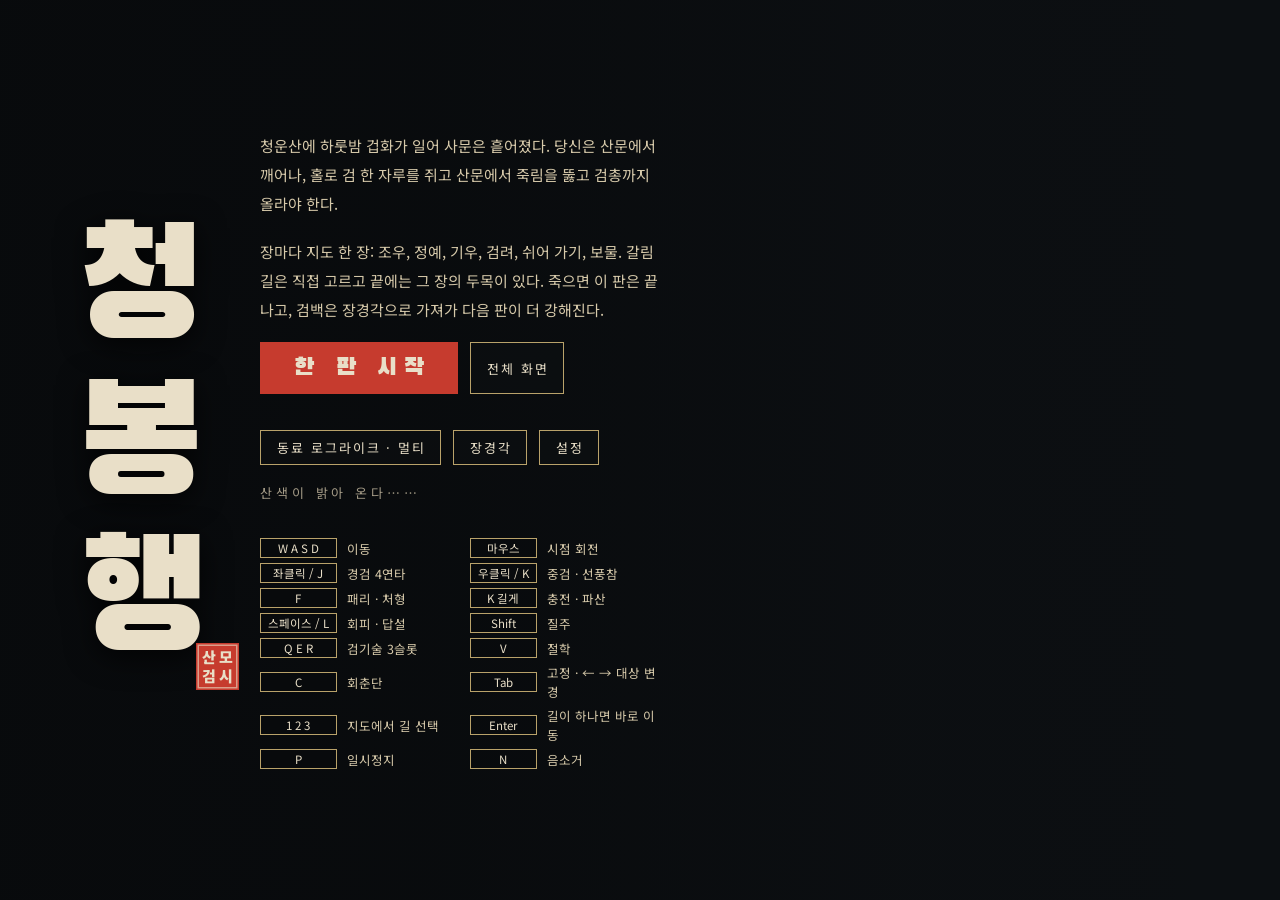
<file: src/qfx/page.html>
<!doctype html>
<html lang="ko">
<head>
<meta charset="utf-8">
<meta name="viewport" content="width=device-width,initial-scale=1,viewport-fit=cover">
<style>body{margin:0}img{max-width:100%}[hidden]{display:none!important}</style>
<title>청봉행</title>
<!--
  青锋行的页面骨架：上面是样式（布局、HUD、菜单、卡片），下面是 HTML 结构（画布、HUD、各个界面层），
  最后两个占位标记由 tools/build.py 换成三维引擎和 src/qfx/*.js 拼好的游戏代码（打包后在 assets/qingfengxing.html）。
  找 bug 提示：界面元素的 id 和 src/qfx/80-ui.js、90-main.js 里 $('id') 一一对应，改 id 要两边一起改。
-->
<link rel="stylesheet" href="https://fonts.googleapis.com/css2?family=Black+Han+Sans&family=Noto+Sans+KR:wght@400;600;900&display=swap" media="print" onload="this.media='all'">
<style>
/* 布局：全屏 3D 画布 + 四角水墨 HUD；菜单为左侧竖排题字 + 宣纸卷轴卡片 */
:root{
  color-scheme:dark;
  --ink:#0c0f12; --ink2:#161b20; --ink3:#232a30;
  --paper:#e9dfc8; --paper2:#d6c9aa; --dim:#a39a86;
  --cinnabar:#c63b2e; --cinnabar2:#7d1f18;
  --jade:#62cdb9; --jade2:#1f6f66;
  --gold:#dcae55; --straw:#b9a26a;
  --f-brush:'Black Han Sans','Noto Sans KR','Malgun Gothic','Apple SD Gothic Neo',sans-serif;
  --f-text:'Noto Sans KR','Malgun Gothic','Apple SD Gothic Neo',sans-serif;
}
html,body{height:100%;background:var(--ink);color:var(--paper);overflow:hidden}
body{font-family:var(--f-text);font-size:14px;-webkit-user-select:none;user-select:none;touch-action:none}
#game{position:relative;height:100%;width:100%;overflow:hidden;background:var(--ink)}
#c{position:absolute;inset:0;width:100%;height:100%;display:block;outline:none}
button{font:inherit;color:inherit;cursor:pointer}
button:focus-visible{outline:2px solid var(--gold);outline-offset:3px}

/* ---------- HUD ---------- */
#hud{position:absolute;inset:0;pointer-events:none;transition:opacity .25s;font-variant-numeric:tabular-nums;text-shadow:0 1px 3px rgba(0,0,0,.85)}
#hud.cine{opacity:.22}
.vitals{position:absolute;left:18px;top:16px;display:flex;gap:12px;align-items:flex-start}
.lv{width:62px;height:62px;flex:none;border-radius:50%;display:grid;place-items:center;
  background:radial-gradient(circle at 35% 30%,var(--ink3),var(--ink) 70%);
  box-shadow:0 0 0 2px var(--ink),0 0 0 3.5px var(--straw),0 4px 14px rgba(0,0,0,.6);position:relative}
.lv b{font-family:var(--f-brush);font-size:28px;font-weight:400;color:var(--paper);line-height:1}
.lv small{position:absolute;bottom:-9px;left:50%;transform:translateX(-50%);background:var(--cinnabar);color:var(--paper);
  font-size:10px;padding:1px 6px;letter-spacing:.2em;text-indent:.2em;text-shadow:none;white-space:nowrap}
.bars{display:flex;flex-direction:column;gap:5px;padding-top:2px}
.bar{position:relative;height:15px;width:min(300px,46vw);background:rgba(8,10,12,.72);
  clip-path:polygon(0 14%,99% 0,100% 86%,1.2% 100%)}
.bar i{position:absolute;left:0;top:0;bottom:0;width:100%;transform-origin:left center}
.bar .lag{background:var(--paper);opacity:.65;transition:transform .5s .15s ease-out}
.bar b{position:absolute;right:8px;top:0;line-height:15px;font-size:10.5px;font-weight:600;letter-spacing:.04em}
.bar.hp .fill{background:linear-gradient(90deg,var(--cinnabar2),var(--cinnabar) 70%,#e8674f)}
.bar.mp{height:10px;width:min(250px,38vw)} .bar.mp .fill{background:linear-gradient(90deg,var(--jade2),var(--jade))}
.bar.sta{height:5px;width:min(210px,32vw)} .bar.sta .fill{background:linear-gradient(90deg,#7c6a3a,var(--gold))}
.bar.shield .fill{box-shadow:inset 0 0 0 2px var(--jade)}
.meta{display:flex;gap:14px;font-size:12px;color:var(--paper2);margin-top:3px;flex-wrap:wrap}
.meta b{color:var(--gold);font-weight:600}
.meta .sw{color:var(--jade)}

.wave{position:absolute;top:14px;left:50%;transform:translateX(-50%);text-align:center}
.wave .w1{font-family:var(--f-brush);font-size:26px;letter-spacing:.18em;text-indent:.18em;line-height:1.1}
.wave .w2{font-size:12px;color:var(--paper2);letter-spacing:.3em;text-indent:.3em;margin-top:2px}
.boss{position:absolute;top:74px;left:50%;transform:translateX(-50%);width:min(560px,70vw);text-align:center}
.boss .bn{font-family:var(--f-brush);font-size:22px;letter-spacing:.3em;text-indent:.3em;color:var(--paper)}
.boss .bb{height:12px;margin-top:5px;background:rgba(8,10,12,.75);position:relative;clip-path:polygon(0 0,100% 18%,99.4% 100%,.6% 82%)}
.boss .bb i{position:absolute;inset:0;transform-origin:left center}
.boss .bb .lag{background:var(--paper);opacity:.6;transition:transform .6s .2s}
.boss .bb .fill{background:linear-gradient(90deg,#4a120e,var(--cinnabar) 60%,#f0734f)}
.boss .bb .tk{left:0;right:auto;width:2px;margin-left:-1px;background:rgba(233,223,200,.75);transform:none}
.boss .bp{height:3px;margin-top:3px;background:rgba(8,10,12,.6)}.boss .bp i{display:block;height:100%;background:var(--gold);transform-origin:left center}

#mini{position:absolute;right:18px;top:16px;width:132px;height:132px;border-radius:50%;
  box-shadow:0 0 0 2px var(--ink),0 0 0 3.5px var(--straw),0 4px 14px rgba(0,0,0,.6);background:rgba(10,13,15,.6)}
.combo{position:absolute;right:28px;top:38%;text-align:right;font-family:var(--f-brush);transform-origin:right center}
.combo b{font-size:72px;font-weight:400;line-height:.9;color:var(--paper)}
.combo span{font-size:30px;margin-left:4px;color:var(--paper2)}
.combo em{display:block;font-style:normal;font-size:24px;color:var(--gold);letter-spacing:.3em}
.combo.pop{animation:pop .18s ease-out}
@keyframes pop{0%{transform:scale(1.25)}100%{transform:scale(1)}}

.skills{position:absolute;left:50%;bottom:30px;transform:translateX(-50%);display:flex;gap:12px;align-items:flex-end;pointer-events:auto}
.sk{position:relative;width:58px;height:58px;border-radius:50%;border:0;padding:0;display:grid;place-items:center;
  background:radial-gradient(circle at 35% 28%,#2c353c,var(--ink) 72%);
  box-shadow:0 0 0 2px var(--ink),0 0 0 3.5px var(--straw),0 5px 14px rgba(0,0,0,.55)}
.sk .g{font-family:var(--f-brush);font-size:30px;line-height:1;color:var(--jade)}
.sk .cd{position:absolute;inset:0;border-radius:50%;background:conic-gradient(rgba(5,7,8,.78) calc(var(--cd,0)*360deg),transparent 0)}
.sk .k{position:absolute;bottom:-9px;left:50%;transform:translateX(-50%);font-size:10.5px;font-weight:600;background:var(--ink);
  color:var(--paper2);padding:0 6px;border:1px solid var(--straw);line-height:15px;text-shadow:none}
.sk .n{position:absolute;top:-19px;left:50%;transform:translateX(-50%);font-size:11px;color:var(--paper2);white-space:nowrap}
.sk.locked .g{color:var(--dim);opacity:.4}.sk.locked::after{content:attr(data-lock);position:absolute;inset:0;display:grid;place-items:center;
  font-size:11px;color:var(--paper2);background:rgba(5,7,8,.55);border-radius:50%}
.sk.nomp .g{color:var(--dim)}
.sk.empty .g{color:var(--dim);opacity:.35;font-size:22px}.sk.empty .n{opacity:.5}.sk.ult.empty .ring{opacity:.25}
.sk.ult{width:70px;height:70px}.sk.ult .g{font-size:36px;color:var(--gold)}
.sk.ult .ring{position:absolute;inset:-7px;border-radius:50%;
  background:conic-gradient(var(--gold) calc(var(--rage,0)*360deg),rgba(220,174,85,.14) 0);
  -webkit-mask:radial-gradient(circle,transparent 62%,#000 63%);mask:radial-gradient(circle,transparent 62%,#000 63%)}
.sk.ult.ready{animation:ready 1.1s ease-in-out infinite}
@keyframes ready{50%{box-shadow:0 0 0 2px var(--ink),0 0 0 3.5px var(--gold),0 0 26px var(--gold)}}
.sk.pot .g{color:var(--cinnabar)}.sk.pot .c{position:absolute;right:-4px;top:-4px;background:var(--cinnabar);color:var(--paper);
  width:19px;height:19px;border-radius:50%;font-size:11px;line-height:19px;text-align:center;text-shadow:none;font-weight:600}
.xp{position:absolute;left:0;right:0;bottom:0;height:5px;background:rgba(8,10,12,.7)}
.xp i{display:block;height:100%;background:linear-gradient(90deg,var(--jade2),var(--jade));transform-origin:left center;transition:transform .25s}
.hint{position:absolute;left:18px;bottom:20px;font-size:12px;line-height:1.75;color:var(--paper2);opacity:.82;max-width:260px}
.hint kbd{font:inherit;font-size:11px;border:1px solid var(--straw);padding:0 5px;margin-right:2px;background:rgba(8,10,12,.6);color:var(--paper)}
.banner{position:absolute;left:50%;top:27%;transform:translate(-50%,-50%);text-align:center;opacity:0;white-space:nowrap}
.banner .t{font-family:var(--f-brush);font-size:clamp(44px,8vw,96px);letter-spacing:.25em;text-indent:.25em;line-height:1.1;
  text-shadow:0 0 30px rgba(0,0,0,.9),0 3px 6px rgba(0,0,0,.9)}
.banner .s{font-size:15px;letter-spacing:.6em;text-indent:.6em;color:var(--paper2);margin-top:6px}
.banner.show{animation:banner 2.8s ease both}
.banner.red .t{color:#ef6a55}.banner.gold .t{color:var(--gold)}
@keyframes banner{0%{opacity:0;letter-spacing:.8em;filter:blur(8px)}14%{opacity:1;filter:blur(0)}80%{opacity:1}100%{opacity:0;filter:blur(6px)}}
.toast{position:absolute;left:50%;bottom:132px;transform:translateX(-50%);font-size:14px;letter-spacing:.2em;color:var(--paper);
  background:rgba(8,10,12,.62);padding:5px 18px;opacity:0;transition:opacity .3s;white-space:nowrap;border-left:2px solid var(--cinnabar)}
.toast.show{opacity:1}
.tut{position:absolute;left:50%;top:96px;transform:translateX(-50%);text-align:center;pointer-events:auto;background:rgba(8,10,12,.62);border-top:2px solid var(--jade);padding:10px 22px 12px;max-width:min(560px,92vw)}
.tut .tn{font-size:11px;letter-spacing:.4em;text-indent:.4em;color:var(--jade)}
.tut .tt{font-size:17px;line-height:1.7;margin:4px 0 8px;color:var(--paper)}
.tut kbd{font:600 13px var(--f-text);border:1px solid var(--straw);padding:0 6px;margin:0 2px;background:rgba(8,10,12,.6)}
.tut .btn.sm{font-size:11.5px;padding:4px 12px}
#game.touch .bar.hp{width:min(260px,31vw)}#game.touch .bar.mp{width:min(220px,26vw)}#game.touch .bar.sta{width:min(180px,21vw)}
.lockm{position:absolute;left:0;top:0;width:34px;height:34px;margin:-17px 0 0 -17px;border:2px solid var(--cinnabar);transform:rotate(45deg);opacity:.9;
  box-shadow:0 0 10px var(--cinnabar)}
.lockinfo{position:absolute;left:0;top:0;width:96px;margin-left:-48px;display:flex;flex-direction:column;gap:2px}
.lockinfo .lb{display:block;height:4px;background:rgba(8,10,12,.72);overflow:hidden}
.lockinfo .lb i{display:block;height:100%;transform-origin:left center}
#lockHp{background:linear-gradient(90deg,var(--cinnabar2),#e8674f)}
#lockPo{background:var(--gold)}
.lockinfo.stun #lockPo{background:#fff2c8;box-shadow:0 0 8px #ffd890;animation:blink .35s steps(2) infinite}
@keyframes blink{50%{opacity:.35}}
.execm{position:absolute;left:0;top:0;font-family:var(--f-brush);font-size:22px;color:#ffe9c4;white-space:nowrap;transform-origin:center;
  text-shadow:0 0 10px rgba(255,90,50,.9),0 1px 3px #000;animation:execp .7s ease-in-out infinite alternate}
.execm kbd{font:600 13px var(--f-text);border:1px solid #ffb48a;padding:0 6px;margin-right:6px;background:rgba(60,10,6,.7);vertical-align:3px}
@keyframes execp{to{opacity:.7}}
#dmg{position:absolute;inset:0;pointer-events:none;overflow:hidden}
#dmg span{position:absolute;left:0;top:0;font-family:var(--f-text);font-weight:900;font-size:20px;color:var(--paper);white-space:nowrap;
  text-shadow:0 0 4px #000,0 2px 2px #000;will-change:transform,opacity}
#dmg .crit{font-size:32px;color:var(--gold);font-family:var(--f-brush);font-weight:400}
#dmg .hurt{color:#ff6b57;font-size:24px}
#dmg .heal{color:#8be0a0}
#dmg .word{font-family:var(--f-brush);font-weight:400;font-size:34px;color:var(--jade)}
#dmg .exec{font-family:var(--f-brush);font-weight:400;font-size:64px;color:#ff4a32;text-shadow:0 0 18px rgba(255,60,30,.8),0 2px 4px #000}
#dmg .parry{color:#fff2c8;font-size:40px;text-shadow:0 0 14px rgba(255,220,150,.9),0 1px 3px #000}
#dmg .fire{color:#ff9b4a}#dmg .bolt{color:#bcd2ff}

/* ---------- 屏幕 ---------- */
.screen{position:absolute;inset:0;display:flex;z-index:5}
#title{background:linear-gradient(90deg,rgba(8,10,12,.94) 0,rgba(8,10,12,.78) 34%,rgba(8,10,12,.12) 70%,transparent);
  align-items:center;padding-inline:clamp(16px,6vw,96px);gap:clamp(18px,4vw,56px);overflow:auto}
.tname{display:flex;flex-direction:column;font-family:var(--f-brush);font-size:clamp(84px,17vh,170px);line-height:1.02;
  color:var(--paper);text-shadow:0 6px 30px rgba(0,0,0,.8);flex:none;position:relative}
.seal{position:absolute;right:-30px;bottom:-6px;display:grid;grid-template-columns:1fr 1fr;direction:rtl;background:var(--cinnabar);color:var(--paper);
  font-family:var(--f-text);font-style:normal;font-weight:900;font-size:15px;line-height:1.2;padding:5px 6px;gap:1px 3px;
  text-shadow:none;box-shadow:inset 0 0 0 1.5px var(--cinnabar),inset 0 0 0 3px rgba(233,223,200,.6)}
.seal b{font-weight:900}
.tbody{max-width:400px;min-width:0;display:flex;flex-direction:column;gap:18px;padding-block:24px}
.tbody p{margin:0;line-height:1.95;color:var(--paper2);font-size:15px;text-wrap:pretty}
.tbody .best{font-size:13px;color:var(--gold);letter-spacing:.1em}
.btns{display:flex;gap:12px;flex-wrap:wrap}
.btn{border:1px solid var(--straw);background:rgba(12,15,18,.6);padding:10px 26px;font-family:var(--f-brush);font-size:24px;letter-spacing:.3em;
  text-indent:.3em;color:var(--paper);transition:background .15s,color .15s,border-color .15s}
.btn:hover{background:var(--paper);color:var(--ink);border-color:var(--paper)}
.btn.pri{background:var(--cinnabar);border-color:var(--cinnabar)}.btn.pri:hover{background:#e04a3a;color:var(--paper);border-color:#e04a3a}
.btn.sm{font-family:var(--f-text);font-size:13px;padding:7px 14px;letter-spacing:.15em;text-indent:.15em}
.keys{display:grid;grid-template-columns:auto 1fr auto 1fr;gap:5px 10px;font-size:12.5px;color:var(--paper2);align-items:center}
.keys kbd{font:inherit;font-size:11.5px;border:1px solid var(--straw);padding:1px 7px;color:var(--paper);background:rgba(8,10,12,.5);white-space:nowrap;text-align:center}
.loading{font-size:13px;color:var(--dim);letter-spacing:.3em}
.recs{display:flex;flex-wrap:wrap;gap:6px 18px;justify-content:center;font-size:12.5px;color:var(--paper2);max-width:640px}
.recs b{color:var(--gold);font-weight:600;margin-right:4px}
.setgrid{display:grid;grid-template-columns:auto minmax(0,320px);gap:14px 20px;align-items:center;font-size:14px;color:var(--paper2)}
.seg{display:flex;flex-wrap:wrap;gap:6px}.seg button{border:1px solid var(--straw);background:rgba(12,15,18,.6);padding:5px 12px;font-size:13px}
.seg button.on{background:var(--paper);color:var(--ink);border-color:var(--paper)}
.setgrid input[type=range]{width:100%;accent-color:var(--cinnabar)}
.item .mlv{font-size:11.5px;color:var(--jade)}
#metaGrid{grid-template-columns:repeat(4,minmax(0,210px))}
@media (max-width:900px){#metaGrid{grid-template-columns:repeat(2,minmax(0,210px))}}
#meta{gap:14px}#meta h2{font-size:clamp(34px,5vw,52px)}
.soulgain{color:var(--jade);font-size:14px;letter-spacing:.1em}

.veil{background:rgba(6,8,10,.74);align-items:center;justify-content:center;justify-content:safe center;flex-direction:column;gap:22px;padding:16px;overflow:auto;
  backdrop-filter:blur(3px)}
.veil h2{font-family:var(--f-brush);font-weight:400;font-size:clamp(40px,7vw,68px);margin:0;letter-spacing:.3em;text-indent:.3em;text-wrap:balance;text-align:center}
.veil h2 small{display:block;font-family:var(--f-text);font-size:13px;letter-spacing:.5em;text-indent:.5em;color:var(--paper2);margin-top:6px}
.cards{display:flex;gap:18px;flex-wrap:wrap;justify-content:center;max-width:100%}
.card{width:208px;min-height:286px;background:linear-gradient(180deg,#efe6d1,#ddd0b2);color:#1a1d1f;border:0;padding:20px 18px 18px;position:relative;
  text-align:left;display:flex;flex-direction:column;gap:10px;box-shadow:0 14px 40px rgba(0,0,0,.6),inset 0 0 0 1px rgba(26,29,31,.25),inset 0 0 0 5px #e9dfc8,inset 0 0 0 6px rgba(26,29,31,.35);
  transition:transform .15s;font-family:var(--f-text)}
.card:hover,.card:focus-visible{transform:translateY(-8px)}
.card .cn{font-family:var(--f-brush);font-size:38px;line-height:1.1;color:#14171a}
.card .ct{font-size:11px;letter-spacing:.3em;color:#6b6352}
.card .cdsc{font-size:13.5px;line-height:1.75;color:#2c2f31;flex:1}
.card .cs{font-size:11.5px;color:#6b6352;display:flex;justify-content:space-between;align-items:center}
.card .ck{border:1px solid #6b6352;padding:0 7px;font-size:11px}
.card .rs{position:absolute;right:14px;top:16px;width:30px;height:30px;display:grid;place-items:center;color:#efe6d1;font-weight:900;font-size:16px;background:#6b6352}
.card.r2 .rs{background:var(--jade2)}.card.r3 .rs{background:var(--cinnabar)}
.card .cr{font-size:11.5px;line-height:1.5;color:#5d5444;border-top:1px dashed rgba(107,99,82,.45);padding-top:6px}
.card.skill{background:linear-gradient(180deg,#e3ece4,#c9d8cc)}.card.skill .rs{background:var(--jade2);font-family:var(--f-brush);font-weight:400;font-size:20px}
.card.ult{background:linear-gradient(180deg,#f3e2b8,#dcc184)}.card.ult .rs{background:#8a5a12}.card.ult .cn{color:#5a3608}
.pk-sk{color:var(--jade)!important}.pk-ult{color:var(--gold)!important}
.shopgrid{display:grid;grid-template-columns:repeat(2,minmax(0,300px));gap:12px;max-width:100%}
.item{background:rgba(22,27,32,.92);border:1px solid rgba(185,162,106,.45);padding:13px 15px;text-align:left;display:grid;grid-template-columns:1fr auto;gap:3px 12px;align-items:center}
.item:hover:not(:disabled){border-color:var(--gold);background:var(--ink3)}
.item:disabled{opacity:.45;cursor:not-allowed}
.item .in{font-family:var(--f-brush);font-size:23px;letter-spacing:.1em}
.item .ip{color:var(--gold);font-weight:600;font-size:15px;font-variant-numeric:tabular-nums}
.item .id{grid-column:1/-1;font-size:12.5px;color:var(--paper2);line-height:1.6}
.purse{font-size:15px;color:var(--paper2)}.purse b{color:var(--gold);font-size:19px}
.stats{display:grid;grid-template-columns:repeat(4,auto);gap:6px 28px;font-size:14px;color:var(--paper2);text-align:center}
.stats b{display:block;font-family:var(--f-brush);font-weight:400;font-size:36px;color:var(--paper);line-height:1.1}
.perklist{display:flex;flex-wrap:wrap;gap:6px;max-width:560px;justify-content:center;font-size:12px}
.perklist span{border:1px solid rgba(185,162,106,.5);padding:2px 9px;color:var(--paper2)}
/* ---------- 路线图 ---------- */
#rlmap{gap:12px;justify-content:flex-start;padding-top:clamp(12px,3vh,28px)}
#rlmap h2{font-size:clamp(34px,5.5vw,56px)}
.rm-stat{display:flex;flex-wrap:wrap;gap:4px 18px;justify-content:center;font-size:13px;color:var(--paper2)}.rm-stat b{color:var(--paper);font-weight:600}
.rm-body{display:flex;gap:clamp(12px,3vw,36px);align-items:center;justify-content:center;flex-wrap:wrap;max-width:100%}
#rmSvg{width:min(400px,92vw);height:auto;max-height:min(62vh,560px);aspect-ratio:400/600;overflow:visible;
  background:radial-gradient(ellipse at 50% 40%,rgba(233,223,200,.07),transparent 70%);border:1px solid rgba(185,162,106,.32);box-shadow:0 0 40px rgba(0,0,0,.45)}
#rmSvg line{stroke:rgba(233,223,200,.22);stroke-width:2;stroke-dasharray:3 6}
#rmSvg line.walk{stroke:var(--gold);stroke-dasharray:none;stroke-width:3}
#rmSvg line.live{stroke:rgba(233,223,200,.62);stroke-dasharray:6 5;animation:rmDash 1.1s linear infinite}
@keyframes rmDash{to{stroke-dashoffset:-22}}
#rmSvg .nd circle{fill:rgba(14,17,20,.94);stroke:var(--c);stroke-width:2.2}
#rmSvg .nd .halo{fill:none;stroke:none}
#rmSvg .nd text{fill:var(--c);text-anchor:middle;font-family:var(--f-brush);pointer-events:none}
#rmSvg .nd{opacity:.42}
#rmSvg .nd.voted .halo{stroke:#7fd8c8;stroke-width:2;stroke-dasharray:4 3}
#rmSvg .nd.done{opacity:.78}#rmSvg .nd.done circle{fill:var(--c);stroke:rgba(14,17,20,.9)}#rmSvg .nd.done text{fill:#0c0f12}
#rmSvg .nd.ok{opacity:1;cursor:pointer;outline:none}
#rmSvg .nd.ok .halo{stroke:var(--c);stroke-width:1.5;opacity:.7;animation:rmPulse 1.4s ease-in-out infinite;transform-box:fill-box;transform-origin:center}
#rmSvg .nd.ok:hover circle,#rmSvg .nd.ok:focus-visible circle{fill:var(--c)}#rmSvg .nd.ok:hover text,#rmSvg .nd.ok:focus-visible text{fill:#0c0f12}
#rmSvg .nd.cur .halo{stroke:var(--paper);stroke-width:2;opacity:1}
@keyframes rmPulse{50%{transform:scale(1.16);opacity:.25}}
.rm-side{display:flex;flex-direction:column;gap:12px;max-width:300px;align-items:flex-start}
.rm-legend{display:grid;grid-template-columns:auto 1fr;gap:5px 10px;font-size:12.5px;color:var(--paper2);align-items:center}
.rm-legend i{font-style:normal;font-family:var(--f-brush);font-size:17px;width:26px;height:26px;display:grid;place-items:center;border:1.5px solid currentColor;border-radius:50%}
.rm-tip{font-size:13.5px;color:var(--paper);line-height:1.7;min-height:2.6em}
#rmPerks{justify-content:flex-start;max-width:300px}
@media (max-width:720px){.rm-side{align-items:center;max-width:92vw}.rm-legend{grid-template-columns:repeat(4,auto 1fr)}#rmPerks{justify-content:center}}
@media (prefers-reduced-motion:reduce){#rmSvg line.live,#rmSvg .nd.ok .halo{animation:none}}
/* ---------- 奇遇、歇脚 ---------- */
#event p.ev-d{max-width:520px;margin:0;text-align:center;line-height:1.95;color:var(--paper);font-size:15.5px;text-wrap:pretty}
#event .shopgrid{grid-template-columns:minmax(0,440px)}
#event .item .ip{border:1px solid rgba(185,162,106,.5);padding:0 7px;font-size:11px;color:var(--paper2)}
#event .item:disabled{opacity:.45;cursor:default}
#event .ev-r{max-width:520px;margin:0;text-align:center;color:var(--gold);font-size:15px;line-height:1.8}
.asc-row{display:flex;flex-direction:column;gap:6px}.asc-row .seg button{font-family:var(--f-text)}.asc-d{font-size:12px;color:var(--dim);letter-spacing:.06em}
/* ---------- 同袍肉鸽 ---------- */
#coop{gap:16px}
.coop-name{font-size:14px;color:var(--paper2);letter-spacing:.1em;display:flex;gap:10px;align-items:center}
#coop input{background:rgba(12,15,18,.7);border:1px solid var(--straw);color:var(--paper);font:inherit;font-size:16px;padding:7px 10px;width:9em;text-align:center;letter-spacing:.1em}
#coop input:focus{outline:none;border-color:var(--paper)}
#coopCode{width:6.5em!important;font-variant-numeric:tabular-nums;letter-spacing:.3em!important}
.coop-pre{display:flex;gap:12px;align-items:center;flex-wrap:wrap;justify-content:center}
.coop-or{font-size:13px;color:var(--dim)}
.coop-room{display:flex;flex-direction:column;align-items:center;gap:12px}
.coop-code{font-size:14px;color:var(--paper2);letter-spacing:.15em}.coop-code b{font-family:var(--f-num,inherit);font-size:42px;color:var(--gold);letter-spacing:.25em;margin-left:8px;font-variant-numeric:tabular-nums}
.coop-list{display:flex;gap:8px;flex-wrap:wrap;justify-content:center}.coop-list span{border:1px solid;padding:5px 12px;font-size:14px;background:rgba(12,15,18,.6)}
.coop-msg{min-height:1.6em;font-size:14px;color:var(--paper);text-align:center}
.rm-coop{font-size:13px;line-height:1.8;color:var(--paper2);border-left:2px solid var(--straw);padding-left:10px}
.coop-hud{position:absolute;left:18px;top:118px;display:flex;flex-direction:column;gap:6px;font-size:12.5px;color:var(--paper)}
.coop-hud div{display:flex;flex-direction:column;gap:2px;min-width:120px}.coop-hud i{display:block;height:4px;background:rgba(255,255,255,.15)}.coop-hud i b{display:block;height:100%;background:#c8463a}
.coop-hud .down{opacity:.55}
.note{font-size:12.5px;color:var(--dim);letter-spacing:.1em;text-align:center}

/* ---------- 章节过场 ---------- */
.il-next{max-width:520px;margin:0;text-align:center;line-height:1.9;color:var(--paper2);font-size:14.5px;text-wrap:pretty}
.travel{position:absolute;inset:0;z-index:8;display:grid;place-items:center;pointer-events:none;opacity:0;transition:opacity .6s ease}
.travel.on{opacity:1;pointer-events:auto}
.tv-wash{position:absolute;inset:0;background:radial-gradient(ellipse at 50% 46%,#1b2024 0,#0c0f12 58%,#050607 100%)}
.tv-wash::after{content:"";position:absolute;inset:-10%;background:radial-gradient(circle at 30% 40%,rgba(233,223,200,.05),transparent 40%),radial-gradient(circle at 72% 64%,rgba(233,223,200,.04),transparent 36%)}
.tv-text{position:relative;text-align:center;padding:16px;max-width:620px}
.tv-idx{font-size:14px;letter-spacing:.8em;text-indent:.8em;color:var(--paper2)}
.tv-name{font-family:var(--f-brush);font-size:clamp(84px,18vw,168px);line-height:1.1;color:var(--paper);letter-spacing:.2em;text-indent:.2em;text-shadow:0 8px 40px rgba(0,0,0,.9)}
.tv-sub{display:inline-block;margin-top:2px;background:var(--cinnabar);color:var(--paper);font-size:13px;padding:2px 12px;letter-spacing:.5em;text-indent:.5em}
.tv-story{margin:22px auto 0;line-height:2;color:var(--paper2);font-size:15px;text-wrap:pretty;opacity:0;transform:translateY(8px);transition:opacity 1s .5s,transform 1s .5s}
.travel.on .tv-story{opacity:1;transform:none}
.travel.on .tv-name{animation:tvIn 1.2s ease both}
@keyframes tvIn{0%{opacity:0;filter:blur(10px);letter-spacing:.6em}100%{opacity:1;filter:blur(0)}}

/* ---------- 触屏 ---------- */
#touch{position:absolute;inset:0;z-index:3;pointer-events:none}
#stick{position:absolute;left:22px;bottom:92px;width:120px;height:120px;border-radius:50%;border:1.5px solid rgba(233,223,200,.35);pointer-events:auto;background:rgba(8,10,12,.25)}
#stick i{position:absolute;left:50%;top:50%;width:48px;height:48px;margin:-24px;border-radius:50%;background:rgba(233,223,200,.4)}
.tb{position:absolute;border-radius:50%;border:1.5px solid rgba(233,223,200,.5);background:rgba(8,10,12,.4);color:var(--paper);font-family:var(--f-brush);pointer-events:auto;display:grid;place-items:center}
#tAtk{right:26px;bottom:104px;width:84px;height:84px;font-size:34px}
#tDodge{right:122px;bottom:92px;width:60px;height:60px;font-size:24px}
#tHeavy{right:40px;bottom:200px;width:60px;height:60px;font-size:24px}
#tParry{right:126px;bottom:178px;width:56px;height:56px;font-size:23px}
#tParry.exec{border-color:#ff8a6a;color:#ffd6c4;box-shadow:0 0 14px rgba(255,80,50,.7)}
#tLock{right:200px;bottom:150px;width:46px;height:46px;font-size:19px}
#tPause{right:162px;top:16px;width:40px;height:40px;font-size:16px;font-family:var(--f-text)}
#game.touch .hint{display:none}#game.touch .sk .k,#game.touch .sk .n{display:none}
#game.touch .skills{bottom:12px;gap:8px}#game.touch .sk{width:48px;height:48px}#game.touch .sk .g{font-size:23px}#game.touch .sk.ult{width:56px;height:56px}
@media (max-height:500px){.hint{display:none}.tbody .keys,.tbody p+p{display:none}.tbody{gap:12px;padding-block:12px}.tname{font-size:min(17vh,96px)}}
#tLock.on{border-color:var(--cinnabar);color:#ffb4a6}

@media (max-width:720px){
  #title{flex-direction:column;align-items:flex-start;justify-content:flex-start;background:rgba(8,10,12,.84);padding-block:20px}
  .tname{flex-direction:row;font-size:68px}.seal{right:-52px;bottom:8px}
  .keys{grid-template-columns:auto 1fr}
  .hint{display:none}#mini{width:84px;height:84px;right:12px;top:12px}
  .vitals{left:12px;top:12px}.lv{width:46px;height:46px}.lv b{font-size:21px}
  .wave{top:104px}.wave .w1{font-size:19px}.boss{top:150px}
  .skills{gap:8px;bottom:22px}.sk{width:46px;height:46px}.sk .g{font-size:23px}.sk.ult{width:54px;height:54px}.sk .n{display:none}
  .combo{top:30%;right:14px}.combo b{font-size:44px}
  .shopgrid{grid-template-columns:minmax(0,1fr)}.stats{grid-template-columns:repeat(2,auto)}
  .card{width:min(208px,100%);min-height:0}
}
@media (prefers-reduced-motion:reduce){.banner.show{animation-duration:2.8s;filter:none}.card{transition:none}}
</style>
</head>
<body>

<div id="game">
  <canvas id="c" tabindex="0"></canvas>
  <div id="dmg"></div>

  <div id="hud" hidden>
    <div class="coop-hud" id="coopHud" hidden></div>
    <div class="vitals">
      <div class="lv"><b id="lvNum">일</b><small>경지</small></div>
      <div class="bars">
        <div class="bar hp" id="hpBar"><i class="lag" id="hpLag"></i><i class="fill" id="hpFill"></i><b id="hpTxt"></b></div>
        <div class="bar mp"><i class="fill" id="mpFill"></i></div>
        <div class="bar sta"><i class="fill" id="staFill"></i></div>
        <div class="meta"><span>동전 <b id="gold">0</b></span><span class="sw" id="swName">범철검</span><span id="buffs"></span></div>
      </div>
    </div>
    <div class="wave"><div class="w1" id="waveT">제1파</div><div class="w2" id="waveS"></div></div>
    <div class="boss" id="bossBox" hidden><div class="bn" id="bossName"></div><div class="bb"><i class="lag" id="bossLag"></i><i class="fill" id="bossFill"></i></div><div class="bp"><i id="bossPoise"></i></div></div>
    <canvas id="mini" width="264" height="264"></canvas>
    <div class="combo" id="combo" hidden><b id="comboN">0</b><span>연타</span><em id="comboR"></em></div>
    <div class="skills" id="skills">
      <button class="sk pot" id="sk4" type="button"><span class="g">단</span><span class="cd"></span><span class="c" id="pots">3</span><span class="k">C</span><span class="n">회춘단</span></button>
      <button class="sk" id="sk0" type="button"><span class="g">기</span><span class="cd"></span><span class="k">Q</span><span class="n">검기종횡</span></button>
      <button class="sk" id="sk1" type="button"><span class="g">공</span><span class="cd"></span><span class="k">E</span><span class="n">빈 슬롯</span></button>
      <button class="sk" id="sk2" type="button"><span class="g">공</span><span class="cd"></span><span class="k">R</span><span class="n">빈 슬롯</span></button>
      <button class="sk ult" id="sk3" type="button"><span class="ring"></span><span class="g">절</span><span class="cd"></span><span class="k">V</span><span class="n">절학</span></button>
    </div>
    <div class="xp"><i id="xpFill"></i></div>
    <div class="hint" id="hint">
      <kbd>W</kbd><kbd>A</kbd><kbd>S</kbd><kbd>D</kbd>이동　<kbd>Shift</kbd>질주<br>
      <kbd>좌클릭</kbd>/<kbd>J</kbd>경검　<kbd>우클릭</kbd>/<kbd>K</kbd>중검<br>
      <kbd>스페이스</kbd>회피　<kbd>F</kbd>패리·처형　<kbd>K 길게</kbd>충전<br>
      <kbd>Tab</kbd>고정　<kbd>P</kbd>일시정지
    </div>
    <div class="banner" id="banner"><div class="t" id="banT"></div><div class="s" id="banS"></div></div>
    <div class="toast" id="toast"></div>
    <div class="lockm" id="lockm" hidden></div>
    <div class="lockinfo" id="lockInfo" hidden><span class="lb"><i id="lockHp"></i></span><span class="lb"><i id="lockPo"></i></span></div>
    <div class="execm" id="execm" hidden><kbd>F</kbd>처형</div>
    <div class="tut" id="tut" hidden><div class="tn" id="tutN"></div><div class="tt" id="tutT"></div><button class="btn sm" id="btnTutSkip" type="button">시검 건너뛰기</button></div>
  </div>

  <div id="touch" hidden>
    <div id="stick"><i id="knob"></i></div>
    <button class="tb" id="tAtk" type="button">참</button>
    <button class="tb" id="tDodge" type="button">회피</button>
    <button class="tb" id="tHeavy" type="button">회전</button>
    <button class="tb" id="tParry" type="button">막기</button>
    <button class="tb" id="tLock" type="button">고정</button>
    <button class="tb" id="tPause" type="button">‖</button>
  </div>

  <div id="title" class="screen">
    <div class="tname"><span>청</span><span>봉</span><span>행</span><i class="seal"><b>모</b><b>산</b><b>시</b><b>검</b></i></div>
    <div class="tbody">
      <p>청운산에 하룻밤 겁화가 일어 사문은 흩어졌다. 당신은 산문에서 깨어나, 홀로 검 한 자루를 쥐고 산문에서 죽림을 뚫고 검총까지 올라야 한다.</p>
      <p>장마다 지도 한 장: 조우, 정예, 기우, 검려, 쉬어 가기, 보물. 갈림길은 직접 고르고 끝에는 그 장의 두목이 있다. 죽으면 이 판은 끝나고, 검백은 장경각으로 가져가 다음 판이 더 강해진다.</p>
      <div class="btns"><button class="btn pri" id="btnCont" type="button" hidden>이어가기</button><button class="btn pri" id="btnStart" type="button" disabled>한 판 시작</button><button class="btn sm" id="btnFull" type="button">전체 화면</button></div>
      <div class="asc-row"><div class="seg" id="ascSeg" hidden></div><div class="asc-d" id="ascD" hidden></div></div>
      <div class="btns"><button class="btn sm" id="btnCoop" type="button">동료 로그라이크 · 멀티</button><button class="btn sm" id="btnMeta" type="button">장경각</button><button class="btn sm" id="btnSet" type="button">설정</button></div>
      <div class="loading" id="loading">산색이 밝아 온다……</div>
      <div class="best" id="best"></div>
      <div class="keys">
        <kbd>W A S D</kbd><span>이동</span><kbd>마우스</kbd><span>시점 회전</span>
        <kbd>좌클릭 / J</kbd><span>경검 4연타</span><kbd>우클릭 / K</kbd><span>중검 · 선풍참</span>
        <kbd>F</kbd><span>패리 · 처형</span><kbd>K 길게</kbd><span>충전 · 파산</span>
        <kbd>스페이스 / L</kbd><span>회피 · 답설</span><kbd>Shift</kbd><span>질주</span>
        <kbd>Q E R</kbd><span>검기술 3슬롯</span><kbd>V</kbd><span>절학</span>
        <kbd>C</kbd><span>회춘단</span><kbd>Tab</kbd><span>고정 · ← → 대상 변경</span>
        <kbd>1 2 3</kbd><span>지도에서 길 선택</span><kbd>Enter</kbd><span>길이 하나면 바로 이동</span>
        <kbd>P</kbd><span>일시정지</span><kbd>N</kbd><span>음소거</span>
      </div>
    </div>
  </div>

  <div id="levelup" class="screen veil" hidden>
    <h2 id="luT">경지 돌파<small id="luSub">기연 하나를 고르세요</small></h2>
    <div class="cards" id="cards"></div>
    <div class="btns"><button class="btn sm" id="btnReroll" type="button" hidden>다시 뽑기</button></div>
    <div class="note">1 / 2 / 3 또는 두루마리를 클릭</div>
  </div>

  <div id="shop" class="screen veil" hidden>
    <h2>검려<small>화로 불이 꺼지지 않았다. 검과 몸을 단련하세요</small></h2>
    <div class="purse">주머니 속 동전 <b id="shopGold">0</b></div>
    <div class="shopgrid" id="shopGrid"></div>
    <div class="btns"><button class="btn" id="btnShopClose" type="button">나가기</button></div>
    <div class="note">B 또는 Esc로 돌아가기</div>
  </div>

  <div id="pause" class="screen veil" hidden>
    <h2>잠시 쉬기</h2>
    <div class="perklist" id="pausePerks"></div>
    <div class="btns">
      <button class="btn pri" id="btnResume" type="button">계속</button>
      <button class="btn" id="btnRestart" type="button">이 판 포기</button>
    </div>
    <div class="btns">
      <button class="btn sm" id="btnMute" type="button">소리: 켜짐</button>
      <button class="btn sm" id="btnSet2" type="button">설정</button>
      <button class="btn sm" id="btnFull2" type="button">전체 화면</button>
    </div>
  </div>

  <div id="over" class="screen veil" hidden>
    <h2 id="overT">검이 부러지고 사람이 죽다<small id="overS"></small></h2>
    <div class="stats" id="overStats"></div>
    <div class="soulgain" id="overSoul"></div>
    <div class="perklist" id="overPerks"></div>
    <div class="btns"><button class="btn pri" id="btnAgain" type="button">한 판 더</button><button class="btn sm" id="btnHome" type="button">산문으로</button></div>
  </div>

  <div id="meta" class="screen veil" hidden>
    <h2>장경각<small>검백은 사라지지 않고 수련은 남는다</small></h2>
    <div class="purse">검백 <b id="metaSoul">0</b></div>
    <div class="shopgrid" id="metaGrid"></div>
    <div class="recs" id="recs"></div>
    <div class="btns"><button class="btn" id="btnMetaClose" type="button">하산</button></div>
    <div class="note">한 곳을 끝낼 때마다, 적을 벨 때마다 검백을 얻고, 죽어도 사라지지 않습니다</div>
  </div>

  <div id="coop" class="screen veil" hidden>
    <h2>동료 로그라이크<small>2~4명이 같은 지도를 함께 간다</small></h2>
    <label class="coop-name">당신의 별호 <input id="coopName" maxlength="8" placeholder="무명 협객" autocomplete="off"></label>
    <div class="coop-pre" id="coopPre">
      <button class="btn pri" id="btnHost" type="button">방 만들기</button>
      <span class="coop-or">또는</span>
      <input id="coopCode" inputmode="numeric" maxlength="4" placeholder="네 자리 방 코드" autocomplete="off" aria-label="방 코드">
      <button class="btn sm" id="btnJoin" type="button">참가</button>
    </div>
    <div class="coop-room" id="coopRoom" hidden>
      <div class="coop-code">방 코드 <b id="coopCodeT">----</b></div>
      <div class="coop-list" id="coopList"></div>
    </div>
    <div class="coop-msg" id="coopMsg" role="status"></div>
    <div class="btns"><button class="btn pri" id="btnCoopGo" type="button" hidden>시작</button><button class="btn sm" id="btnCoopBack" type="button">산문으로</button></div>
    <div class="note">동료가 한 명 늘 때마다 적 체력이 35% 늘고 피해가 약간 오르며 수도 늘어납니다 · 방장이 길을 고릅니다<br>쓰러져도 당황하지 마세요. 동료가 곁에 2.5초 서 있으면 일으켜 줍니다 · 방장의 페이지는 앞 화면에 두어야 합니다</div>
  </div>

  <div id="settings" class="screen veil" hidden>
    <h2>설정</h2>
    <div class="setgrid">
      <span>화질</span><div class="seg" id="setQ"></div>
      <span>시점 감도</span><input type="range" id="setSens" min="0.4" max="2.2" step="0.1">
      <span>화면 흔들림</span><div class="seg" id="setShake"></div>
      <span>피해 숫자</span><div class="seg" id="setNums"></div>
      <span>음량</span><input type="range" id="setVol" min="0" max="1" step="0.05">
    </div>
    <div class="btns"><button class="btn" id="btnSetClose" type="button">돌아가기</button></div>
  </div>

  <div id="interlude" class="screen veil" hidden>
    <h2 id="ilT">돌파 완료<small id="ilS"></small></h2>
    <div class="stats" id="ilStats"></div>
    <p class="il-next" id="ilNext"></p>
    <div class="btns"><button class="btn" id="btnIlShop" type="button">검려로</button><button class="btn pri" id="btnIlGo" type="button">출발</button></div>
    <div class="note">출발하면 다음 장의 지도로 갑니다</div>
  </div>

  <div id="rlmap" class="screen veil" hidden>
    <h2 id="rmT">산문<small id="rmS"></small></h2>
    <div class="rm-stat" id="rmStat"></div>
    <div class="rm-body">
      <svg id="rmSvg" viewBox="0 0 400 600" role="group" aria-label="지도"></svg>
      <div class="rm-side">
        <div class="rm-tip" id="rmTip"></div>
        <div class="rm-legend">
          <i style="color:#c9b48a">전</i><span>조우</span><i style="color:#ef6a55">정</i><span>정예 · 진품 기연 필득</span>
          <i style="color:#9fc7e8">기</i><span>기우</span><i style="color:#dcae55">시</i><span>검려</span>
          <i style="color:#62cdb9">휴</i><span>쉬어 가기</span><i style="color:#e8c46a">보</i><span>보물</span>
          <i style="color:#ff3a22">수</i><span>두목</span>
        </div>
        <div class="rm-coop" id="rmCoop" hidden></div>
        <div class="perklist" id="rmPerks"></div>
        <div class="btns"><button class="btn sm" id="btnRmLeave" type="button">잠시 이탈 · 저장됨</button></div>
      </div>
    </div>
    <div class="note">밝아진 곳으로만 갈 수 있습니다 · 1 / 2 / 3으로 왼쪽부터 길 선택</div>
  </div>

  <div id="event" class="screen veil" hidden>
    <h2 id="evT">기우<small id="evS"></small></h2>
    <p class="ev-d" id="evD"></p>
    <div class="shopgrid" id="evOpts"></div>
    <p class="ev-r" id="evR" hidden></p>
    <div class="btns"><button class="btn pri" id="evGo" type="button" hidden>출발</button></div>
  </div>

  <div id="travel" class="travel" hidden>
    <div class="tv-wash"></div>
    <div class="tv-text"><div class="tv-idx" id="tvIdx"></div><div class="tv-name" id="tvName"></div><div class="tv-sub" id="tvSub"></div><p class="tv-story" id="tvStory"></p></div>
  </div>
</div>

<!--@three-->
<!--@game-->
</body>
</html>
</file>
